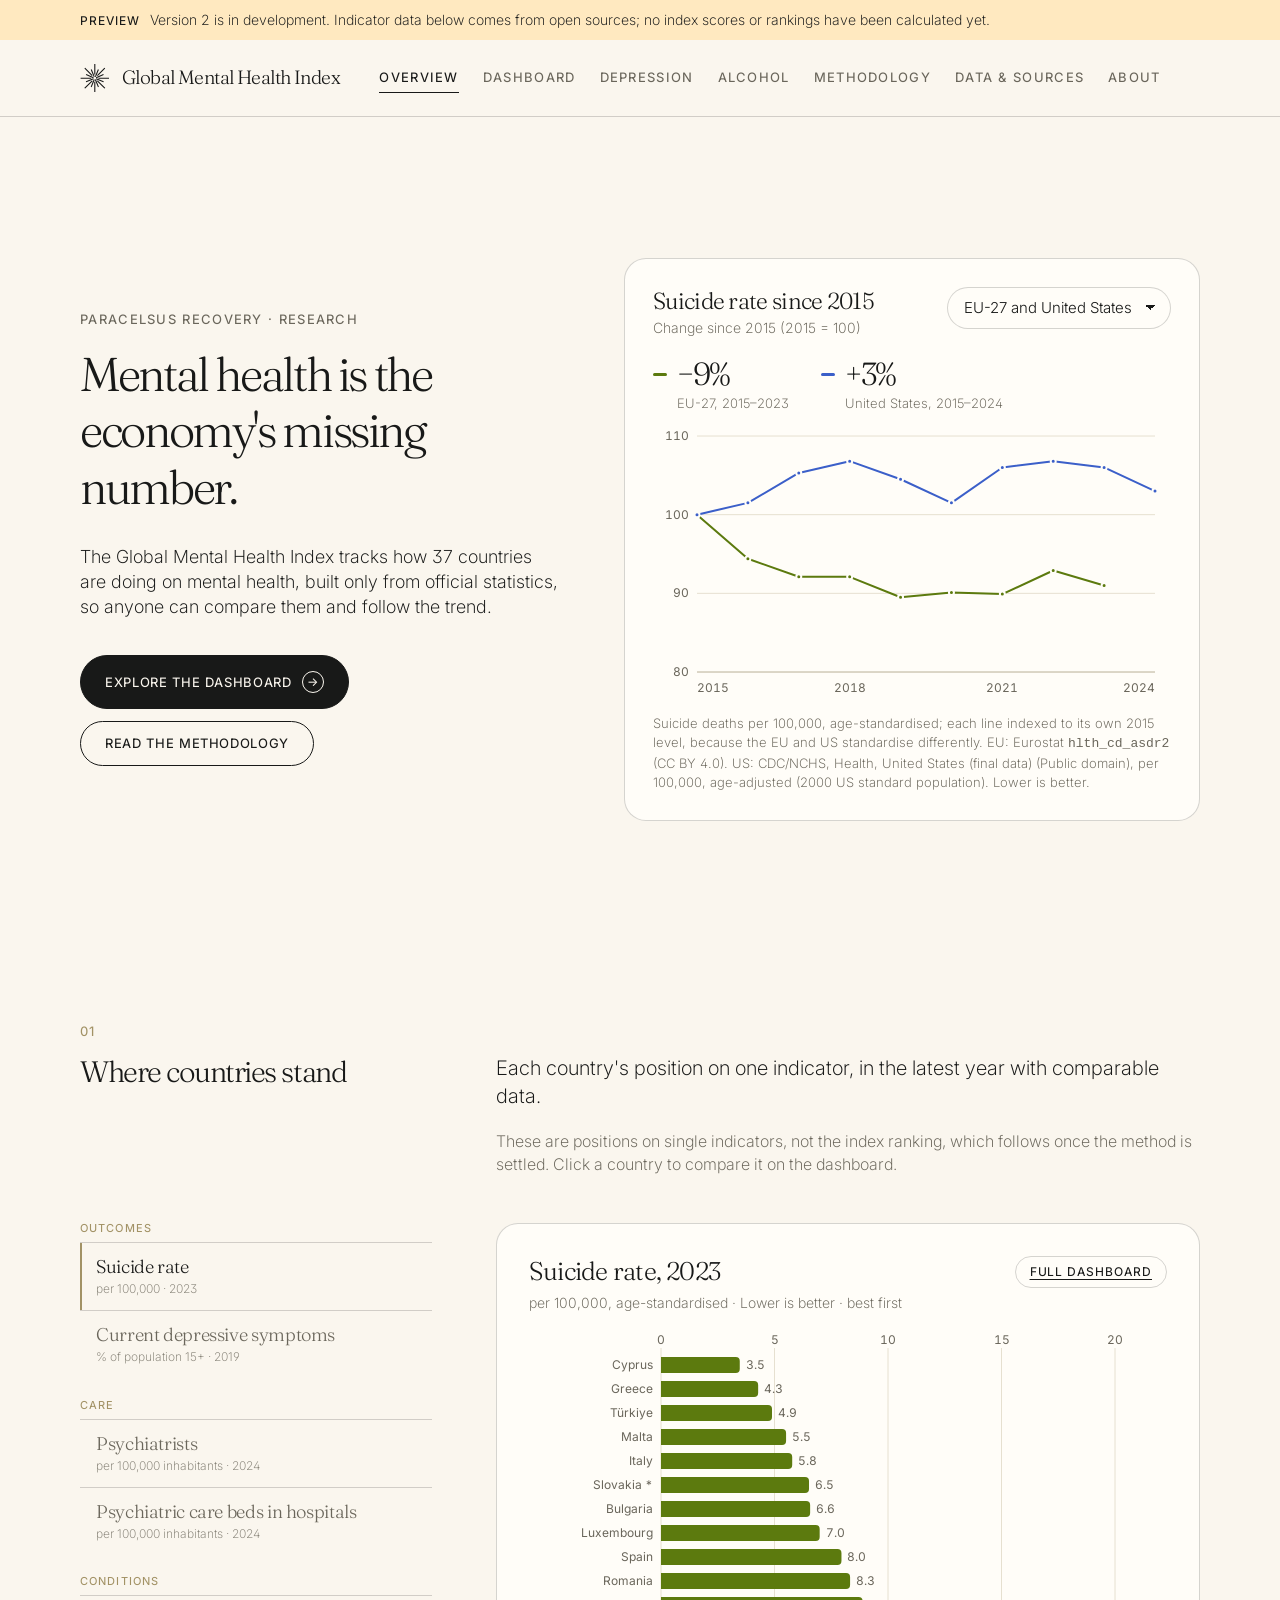
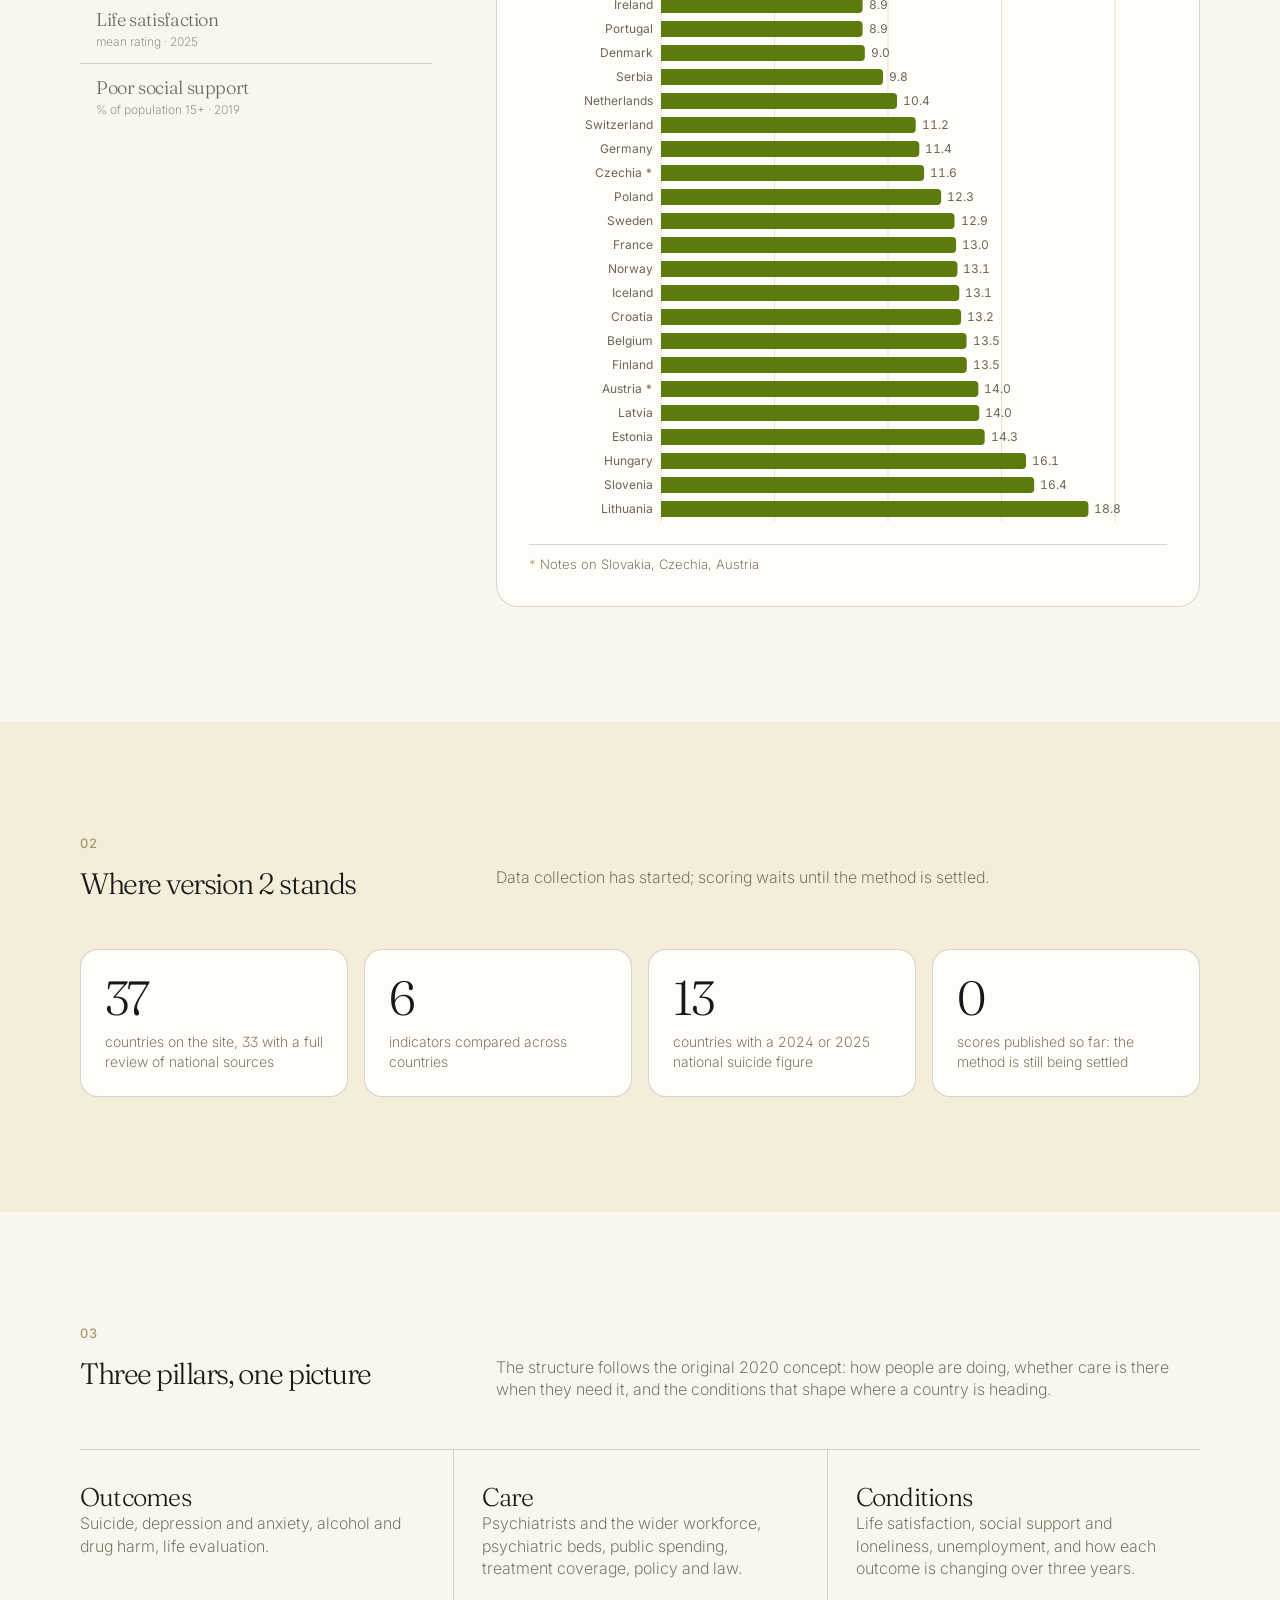
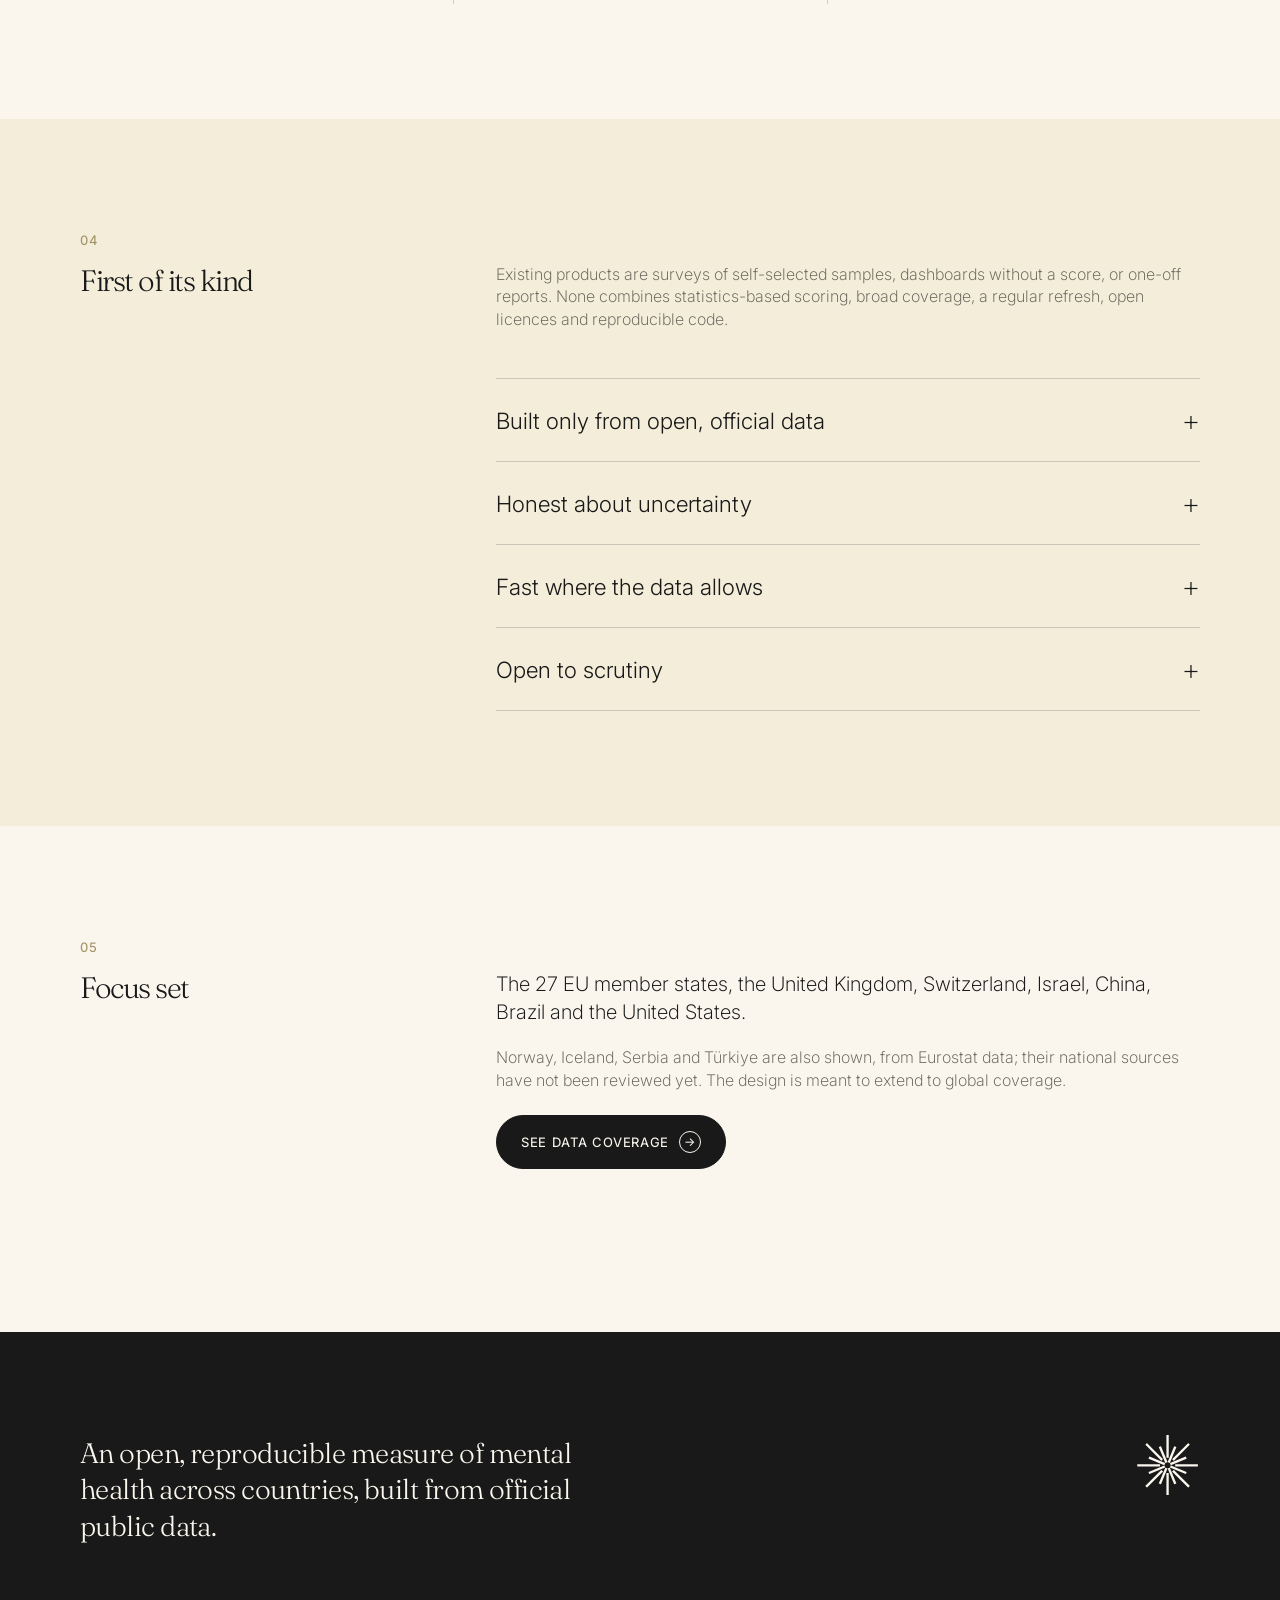
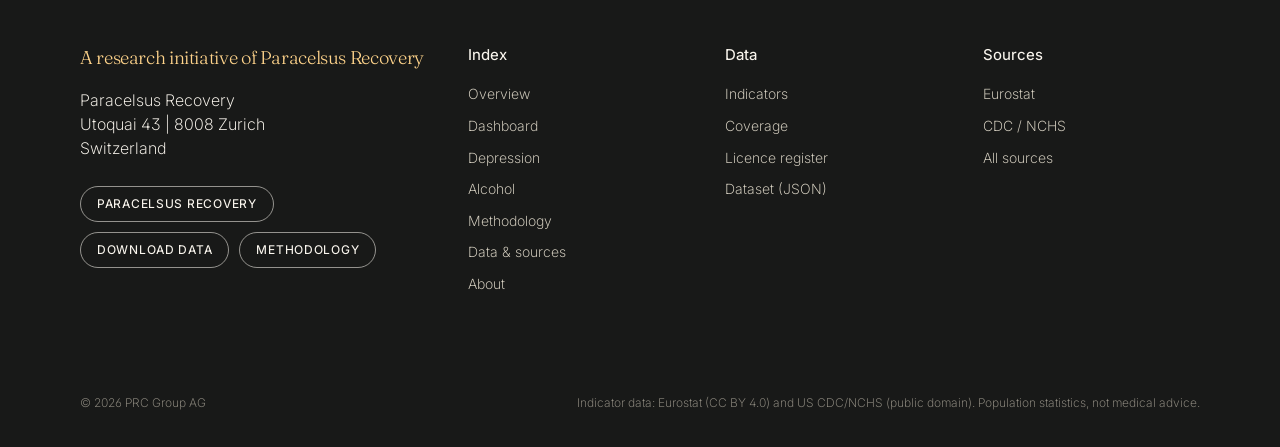
<file: index.html>
<!doctype html>
<html lang="en-GB">
<head>
<meta charset="utf-8">
<meta name="viewport" content="width=device-width, initial-scale=1, viewport-fit=cover">
<title>Global Mental Health Index</title>
<meta name="description" content="An open, reproducible index of mental health across countries, built from free and credible public data. A research initiative of Paracelsus Recovery.">
<link rel="canonical" href="https://mentalgdp.org/">
<meta property="og:type" content="website">
<meta property="og:site_name" content="Global Mental Health Index">
<meta property="og:title" content="Global Mental Health Index: mental health is the economy's missing number">
<meta property="og:description" content="An open, reproducible index of mental health across countries, built from free and credible public data. A research initiative of Paracelsus Recovery.">
<meta property="og:url" content="https://mentalgdp.org/">
<meta property="og:image" content="https://mentalgdp.org/assets/og.png">
<meta property="og:image:width" content="1200">
<meta property="og:image:height" content="630">
<meta property="og:image:alt" content="Global Mental Health Index: mental health is the economy's missing number. mentalgdp.org">
<meta name="twitter:card" content="summary_large_image">
<link rel="icon" href="assets/brand/paracelsus-mark.svg" type="image/svg+xml">
<link rel="preconnect" href="https://fonts.googleapis.com"><link rel="preconnect" href="https://fonts.gstatic.com" crossorigin>
<link href="https://fonts.googleapis.com/css2?family=Fraunces:opsz,wght@9..144,300;9..144,400&family=Inter:wght@200..500&display=swap" rel="stylesheet">
<link rel="stylesheet" href="assets/css/site.css">
</head>
<body>
<div id="site-header"></div>

<main>
  <section class="hero hero-home">
    <div class="wrap">
      <div class="hero-copy">
        <p class="eyebrow">Paracelsus Recovery · Research</p>
        <h1>Mental health is the economy's missing number.</h1>
        <p class="lede">The Global Mental Health Index tracks how <span id="n-countries">37</span> countries are doing on mental health, built only from official statistics, so anyone can compare them and follow the trend.</p>
        <div class="actions">
          <a class="btn" href="dashboard.html">Explore the dashboard <span class="arrow">→</span></a>
          <a class="btn ghost" href="methodology.html">Read the methodology</a>
        </div>
      </div>
      <figure class="trend-card" aria-labelledby="trend-title">
        <div class="trend-head">
          <div>
            <h2 id="trend-title">Suicide rate since 2015</h2>
            <p class="muted small" id="trend-sub">Change since 2015 (2015 = 100)</p>
          </div>
          <select id="trend-pick" aria-label="Choose what to compare"></select>
        </div>
        <div class="trend-stats" id="trend-stats"></div>
        <div class="chart" id="trend-chart"></div>
        <figcaption class="source-line" id="trend-source"></figcaption>
      </figure>
    </div>
  </section>

  <section>
    <div class="wrap">
      <div class="section-head">
        <header class="side"><span class="num">01</span><h2>Where countries stand</h2></header>
        <div class="main">
          <p class="intro">Each country's position on one indicator, in the latest year with comparable data.</p>
          <p>These are positions on single indicators, not the index ranking, which follows once the method is settled. Click a country to compare it on the dashboard.</p>

        </div>
      </div>
      <div class="positions">
        <div class="ind-tabs" id="pos-tabs" role="tablist" aria-label="Indicator"></div>
        <div class="panel"><div class="panel-head"><div><h3 id="pos-title">–</h3><div class="muted small" id="pos-sub"></div></div><a class="toggle" id="pos-link" href="dashboard.html">Full dashboard</a></div><div class="chart" id="pos-chart"></div><div id="pos-notes"></div></div>
      </div>
    </div>
  </section>

  <section class="band">
    <div class="wrap">
      <div class="section-head">
        <header class="side"><span class="num">02</span><h2>Where version 2 stands</h2></header>
        <div class="main"><p>Data collection has started; scoring waits until the method is settled.</p></div>
      </div>
      <div class="stats" id="stats" aria-live="polite">
        <div class="stat"><span class="v">–</span><span class="l">countries on the site, 33 with a full review of national sources</span></div>
        <div class="stat"><span class="v">–</span><span class="l">indicators compared across countries</span></div>
        <div class="stat"><span class="v">–</span><span class="l">countries with a 2024 or 2025 national suicide figure</span></div>
        <div class="stat"><span class="v">0</span><span class="l">scores published so far: the method is still being settled</span></div>
      </div>
    </div>
  </section>

  <section>
    <div class="wrap">
      <div class="section-head">
        <header class="side"><span class="num">03</span><h2>Three pillars, one picture</h2></header>
        <div class="main"><p>The structure follows the original 2020 concept: how people are doing, whether care is there when they need it, and the conditions that shape where a country is heading.</p></div>
      </div>
      <div class="grid-3">
        <div><h3>Outcomes</h3><p class="muted">Suicide, depression and anxiety, alcohol and drug harm, life evaluation.</p></div>
        <div><h3>Care</h3><p class="muted">Psychiatrists and the wider workforce, psychiatric beds, public spending, treatment coverage, policy and law.</p></div>
        <div><h3>Conditions</h3><p class="muted">Life satisfaction, social support and loneliness, unemployment, and how each outcome is changing over three years.</p></div>
      </div>
    </div>
  </section>

  <section class="band">
    <div class="wrap">
      <div class="section-head">
        <header class="side"><span class="num">04</span><h2>First of its kind</h2></header>
        <div class="main"><p>Existing products are surveys of self-selected samples, dashboards without a score, or one-off reports. None combines statistics-based scoring, broad coverage, a regular refresh, open licences and reproducible code.</p></div>
      </div>
      <div class="offset">
      <div class="rows">
        <details class="row"><summary>Built only from open, official data</summary><div class="body"><p>Every number is pulled by script from a public API and stored untouched, so any figure can be traced back to its source file. Sources whose licences do not allow reuse are left out until permission is in place.</p></div></details>
        <details class="row"><summary>Honest about uncertainty</summary><div class="body"><p>When scores are published, each country will carry a rank interval from a sensitivity analysis, not a single position. Gaps and imputed values are flagged.</p></div></details>
        <details class="row"><summary>Fast where the data allows</summary><div class="body"><p>Most inputs are annual and two to three years old. A quarterly pulse tracks the few series that move within the year, currently England and the United States.</p></div></details>
        <details class="row"><summary>Open to scrutiny</summary><div class="body"><p>Method, code and changelog are versioned. An external statistical audit before the first ranking is part of the proposed design. See <a href="about.html#independence">independence</a>.</p></div></details>
      </div>
      </div>
    </div>
  </section>

  <section>
    <div class="wrap">
      <div class="section-head">
        <header class="side"><span class="num">05</span><h2>Focus set</h2></header>
        <div class="main">
          <p class="intro">The 27 EU member states, the United Kingdom, Switzerland, Israel, China, Brazil and the United States.</p>
          <p>Norway, Iceland, Serbia and Türkiye are also shown, from Eurostat data; their national sources have not been reviewed yet. The design is meant to extend to global coverage.</p>
          <p style="margin-top:24px"><a class="btn" href="data.html#coverage">See data coverage <span class="arrow">→</span></a></p>
        </div>
      </div>
    </div>
  </section>
</main>

<div id="site-footer"></div>
<script src="assets/js/layout.js"></script>
<script src="assets/js/charts.js"></script>
<script src="assets/js/overview.js"></script>
<script>
fetch("data/site.json").then(r => r.json()).then(d => {
  const v = document.querySelectorAll("#stats .v");
  v[0].textContent = d.jurisdictions.length;
  v[1].textContent = d.indicators.length;
  v[2].textContent = (d.national || []).filter(r => +r.year >= 2024).length + 1;  // + United States (CDC final data)
}).catch(() => {});
</script>
</body>
</html>
</file>
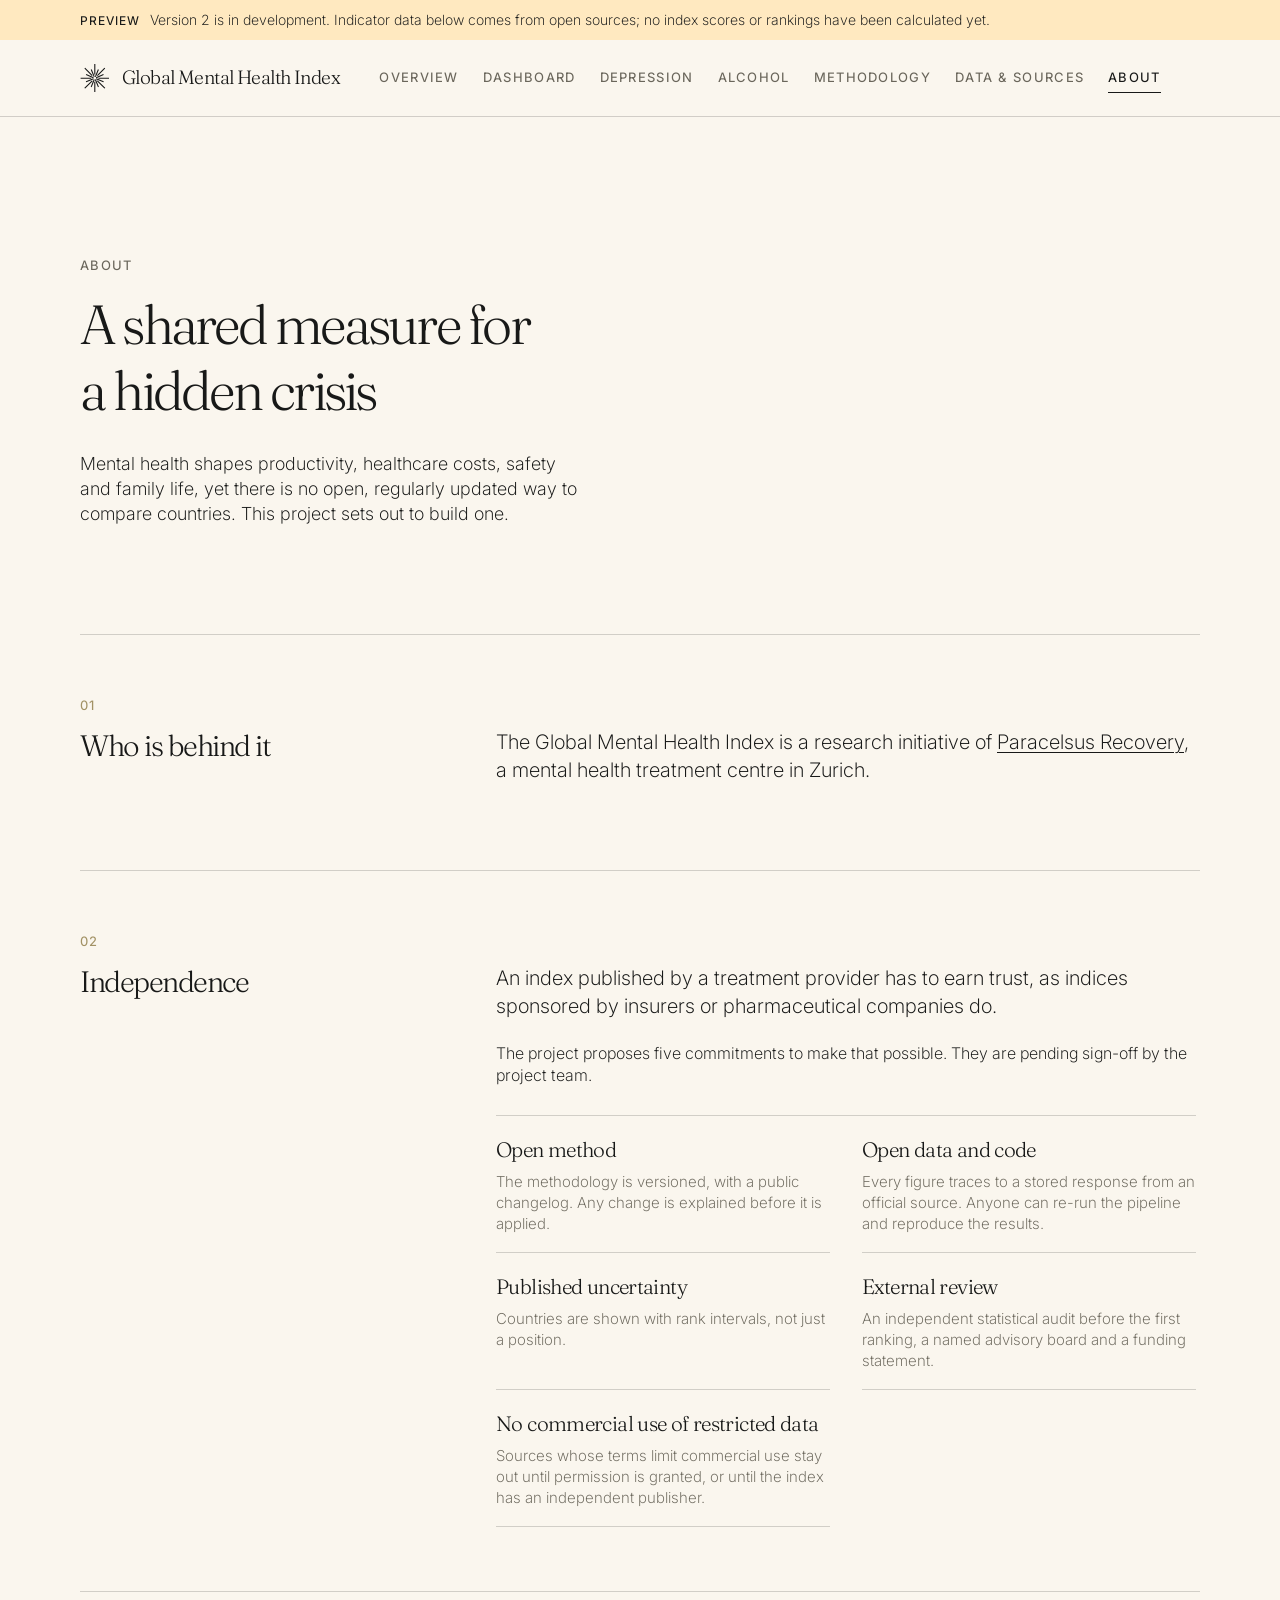
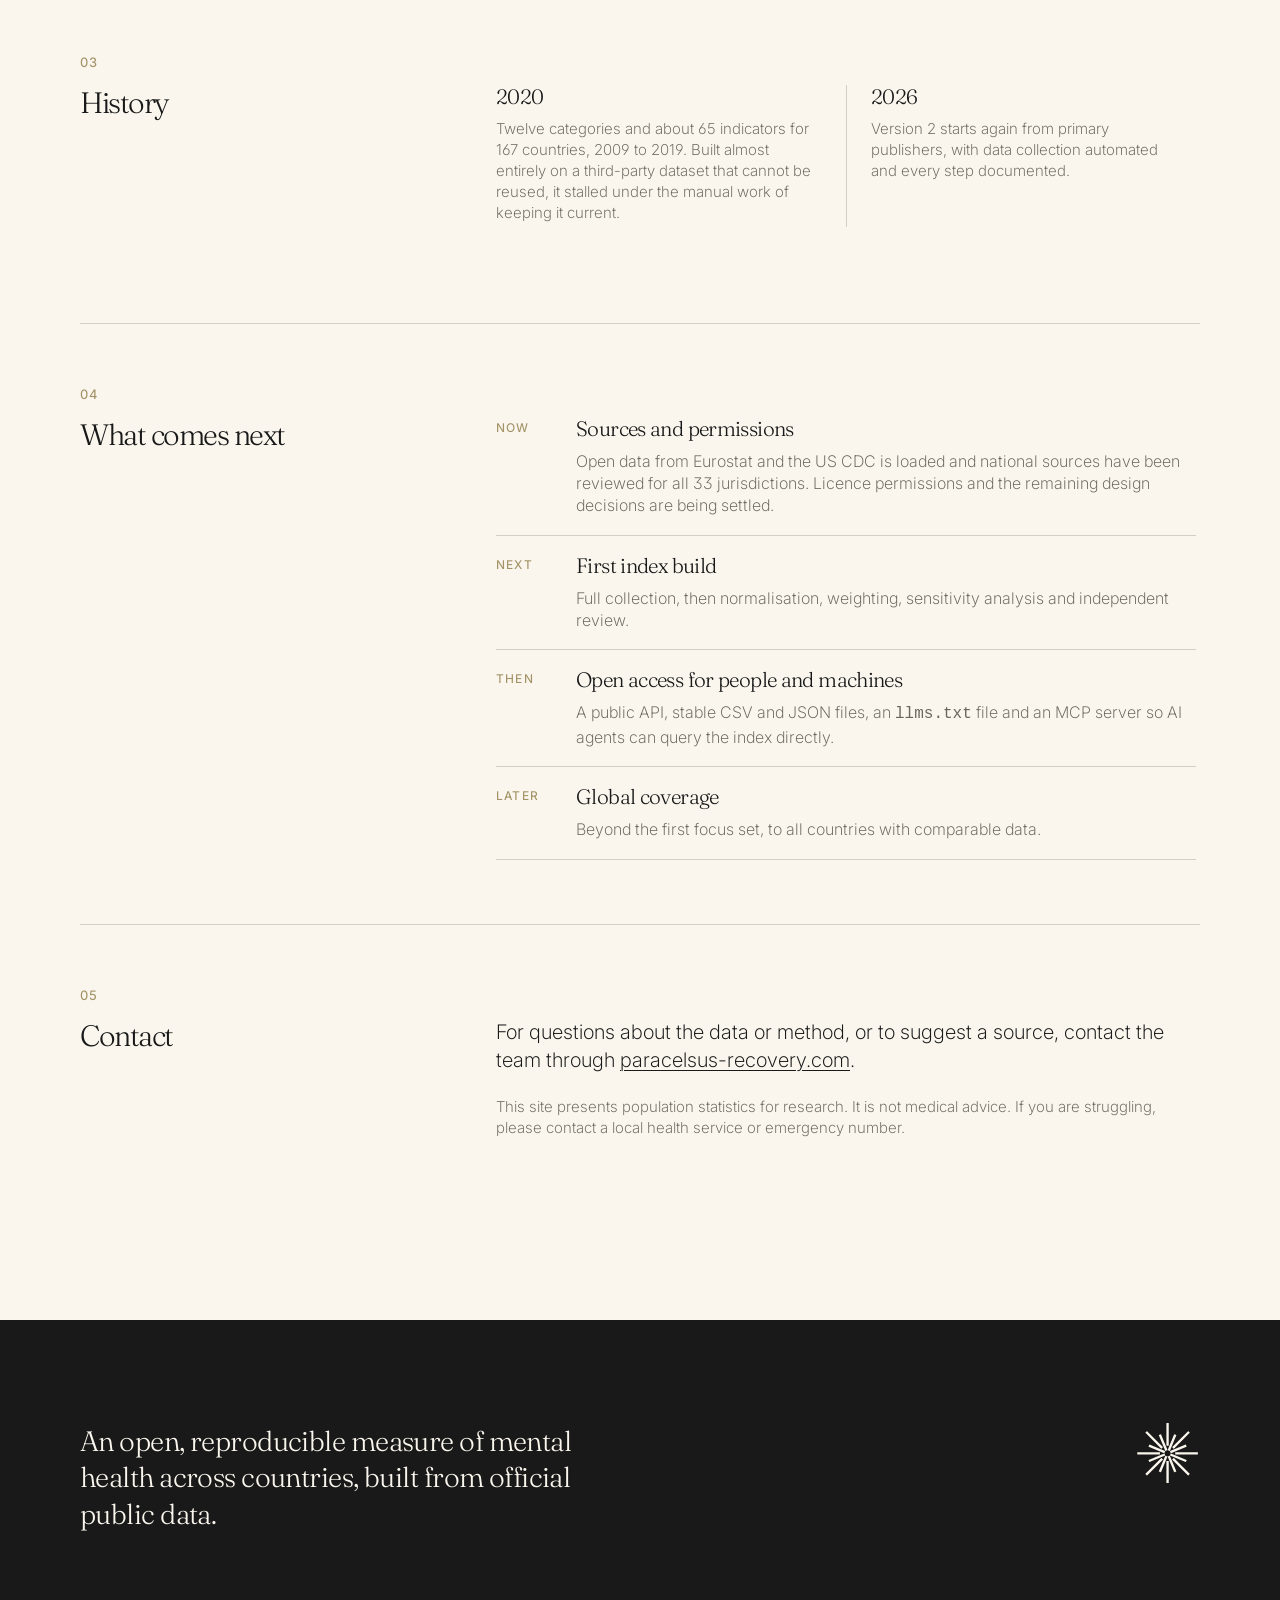
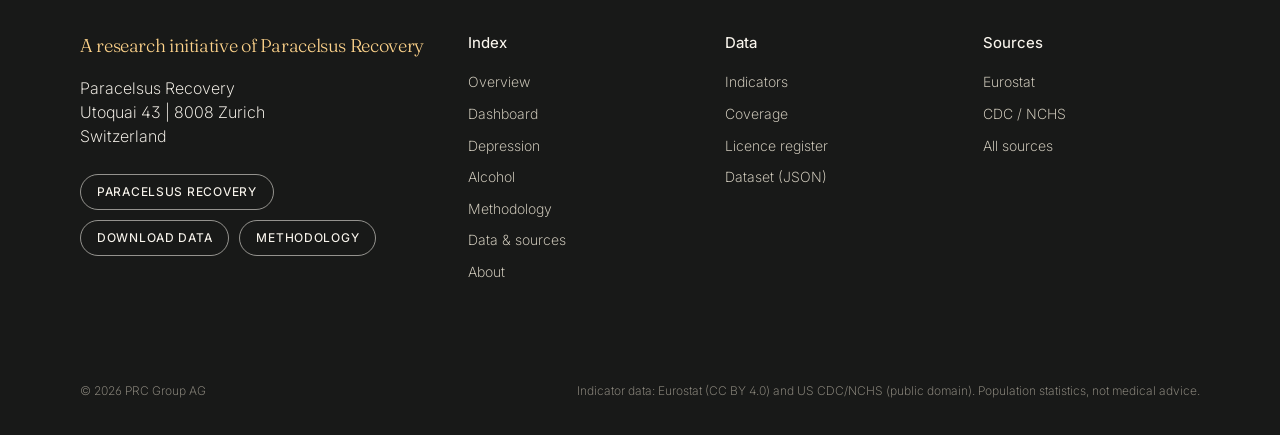
<file: about.html>
<!doctype html>
<html lang="en-GB">
<head>
<meta charset="utf-8">
<meta name="viewport" content="width=device-width, initial-scale=1, viewport-fit=cover">
<title>About · Global Mental Health Index</title>
<meta name="description" content="Why the Global Mental Health Index exists, its history since 2020, how its independence is protected, and what comes next.">
<link rel="canonical" href="https://mentalgdp.org/about.html">
<meta property="og:type" content="website">
<meta property="og:site_name" content="Global Mental Health Index">
<meta property="og:title" content="About · Global Mental Health Index">
<meta property="og:description" content="Why the Global Mental Health Index exists, its history since 2020, how its independence is protected, and what comes next.">
<meta property="og:url" content="https://mentalgdp.org/about.html">
<meta property="og:image" content="https://mentalgdp.org/assets/og.png">
<meta property="og:image:width" content="1200">
<meta property="og:image:height" content="630">
<meta property="og:image:alt" content="Global Mental Health Index: mental health is the economy's missing number. mentalgdp.org">
<meta name="twitter:card" content="summary_large_image">
<link rel="icon" href="assets/brand/paracelsus-mark.svg" type="image/svg+xml">
<link rel="preconnect" href="https://fonts.googleapis.com"><link rel="preconnect" href="https://fonts.gstatic.com" crossorigin>
<link href="https://fonts.googleapis.com/css2?family=Fraunces:opsz,wght@9..144,300;9..144,400&family=Inter:wght@200..500&display=swap" rel="stylesheet">
<link rel="stylesheet" href="assets/css/site.css">
</head>
<body>
<div id="site-header"></div>

<main>
  <section class="hero">
    <div class="wrap">
      <p class="eyebrow">About</p>
      <h1 style="max-width:14ch">A shared measure for a hidden crisis</h1>
      <p class="lede">Mental health shapes productivity, healthcare costs, safety and family life, yet there is no open, regularly updated way to compare countries. This project sets out to build one.</p>
    </div>
  </section>

  <div class="wrap doc">
    <section class="doc-sec" id="who">
      <header class="side"><span class="num">01</span><h2>Who is behind it</h2></header>
      <div class="main">
        <p class="intro">The Global Mental Health Index is a research initiative of <a href="https://paracelsus-recovery.com/">Paracelsus Recovery</a>, a mental health treatment centre in Zurich.</p>
      </div>
    </section>

    <section class="doc-sec" id="independence">
      <header class="side"><span class="num">02</span><h2>Independence</h2></header>
      <div class="main">
        <p class="intro">An index published by a treatment provider has to earn trust, as indices sponsored by insurers or pharmaceutical companies do.</p>
        <p>The project proposes five commitments to make that possible. They are pending sign-off by the project team.</p>
        <div class="grid-2">
          <div><h3>Open method</h3><p>The methodology is versioned, with a public changelog. Any change is explained before it is applied.</p></div>
          <div><h3>Open data and code</h3><p>Every figure traces to a stored response from an official source. Anyone can re-run the pipeline and reproduce the results.</p></div>
          <div><h3>Published uncertainty</h3><p>Countries are shown with rank intervals, not just a position.</p></div>
          <div><h3>External review</h3><p>An independent statistical audit before the first ranking, a named advisory board and a funding statement.</p></div>
          <div><h3>No commercial use of restricted data</h3><p>Sources whose terms limit commercial use stay out until permission is granted, or until the index has an independent publisher.</p></div>
        </div>
      </div>
    </section>

    <section class="doc-sec" id="history">
      <header class="side"><span class="num">03</span><h2>History</h2></header>
      <div class="main">
        <div class="duo">
          <div><h3>2020</h3><p>Twelve categories and about 65 indicators for 167 countries, 2009 to 2019. Built almost entirely on a third-party dataset that cannot be reused, it stalled under the manual work of keeping it current.</p></div>
          <div><h3>2026</h3><p>Version 2 starts again from primary publishers, with data collection automated and every step documented.</p></div>
        </div>
      </div>
    </section>

    <section class="doc-sec" id="next">
      <header class="side"><span class="num">04</span><h2>What comes next</h2></header>
      <div class="main">
        <ol class="steps phases">
          <li data-label="Now"><h3>Sources and permissions</h3><p>Open data from Eurostat and the US CDC is loaded and national sources have been reviewed for all 33 jurisdictions. Licence permissions and the remaining design decisions are being settled.</p></li>
          <li data-label="Next"><h3>First index build</h3><p>Full collection, then normalisation, weighting, sensitivity analysis and independent review.</p></li>
          <li data-label="Then"><h3>Open access for people and machines</h3><p>A public API, stable CSV and JSON files, an <code>llms.txt</code> file and an MCP server so AI agents can query the index directly.</p></li>
          <li data-label="Later"><h3>Global coverage</h3><p>Beyond the first focus set, to all countries with comparable data.</p></li>
        </ol>
      </div>
    </section>

    <section class="doc-sec" id="contact">
      <header class="side"><span class="num">05</span><h2>Contact</h2></header>
      <div class="main">
        <p class="intro">For questions about the data or method, or to suggest a source, contact the team through <a href="https://paracelsus-recovery.com/">paracelsus-recovery.com</a>.</p>
        <p class="default">This site presents population statistics for research. It is not medical advice. If you are struggling, please contact a local health service or emergency number.</p>
      </div>
    </section>
  </div>
</main>

<div id="site-footer"></div>
<script src="assets/js/layout.js"></script>
</body>
</html>
</file>
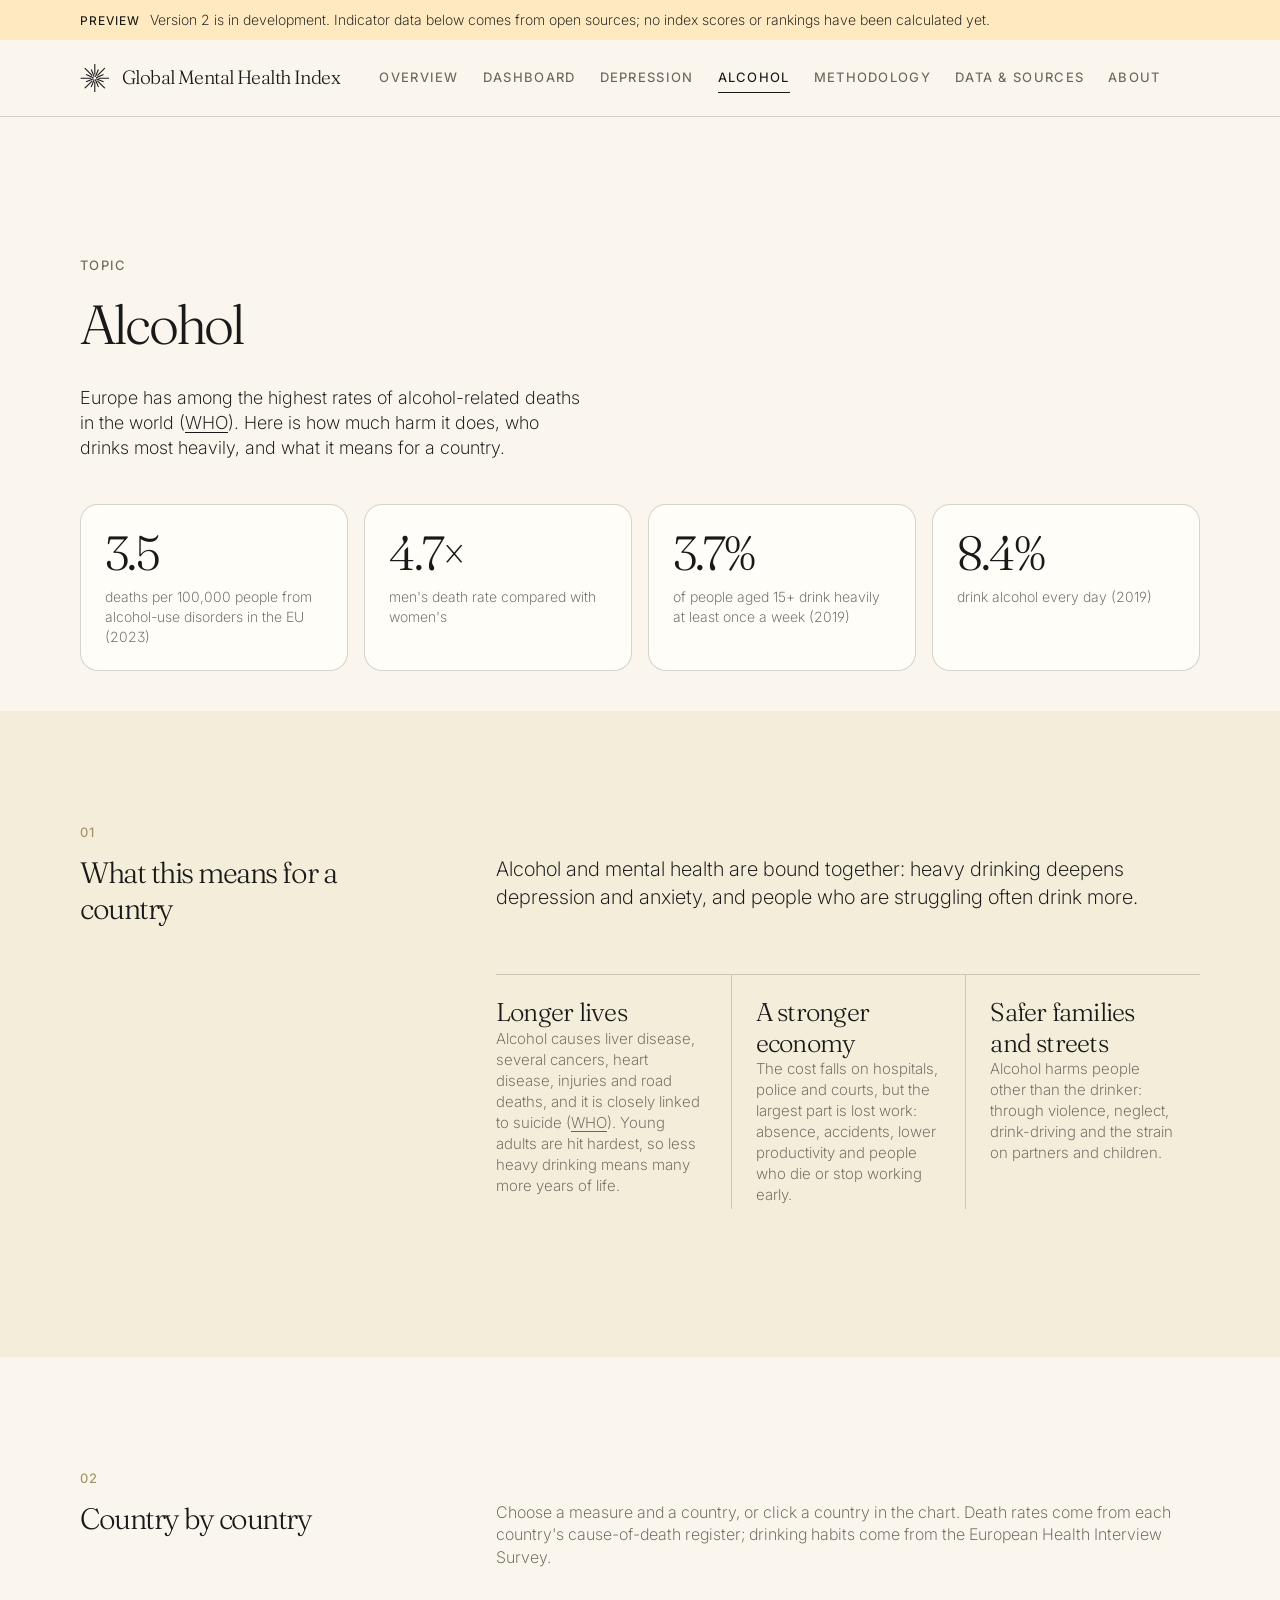
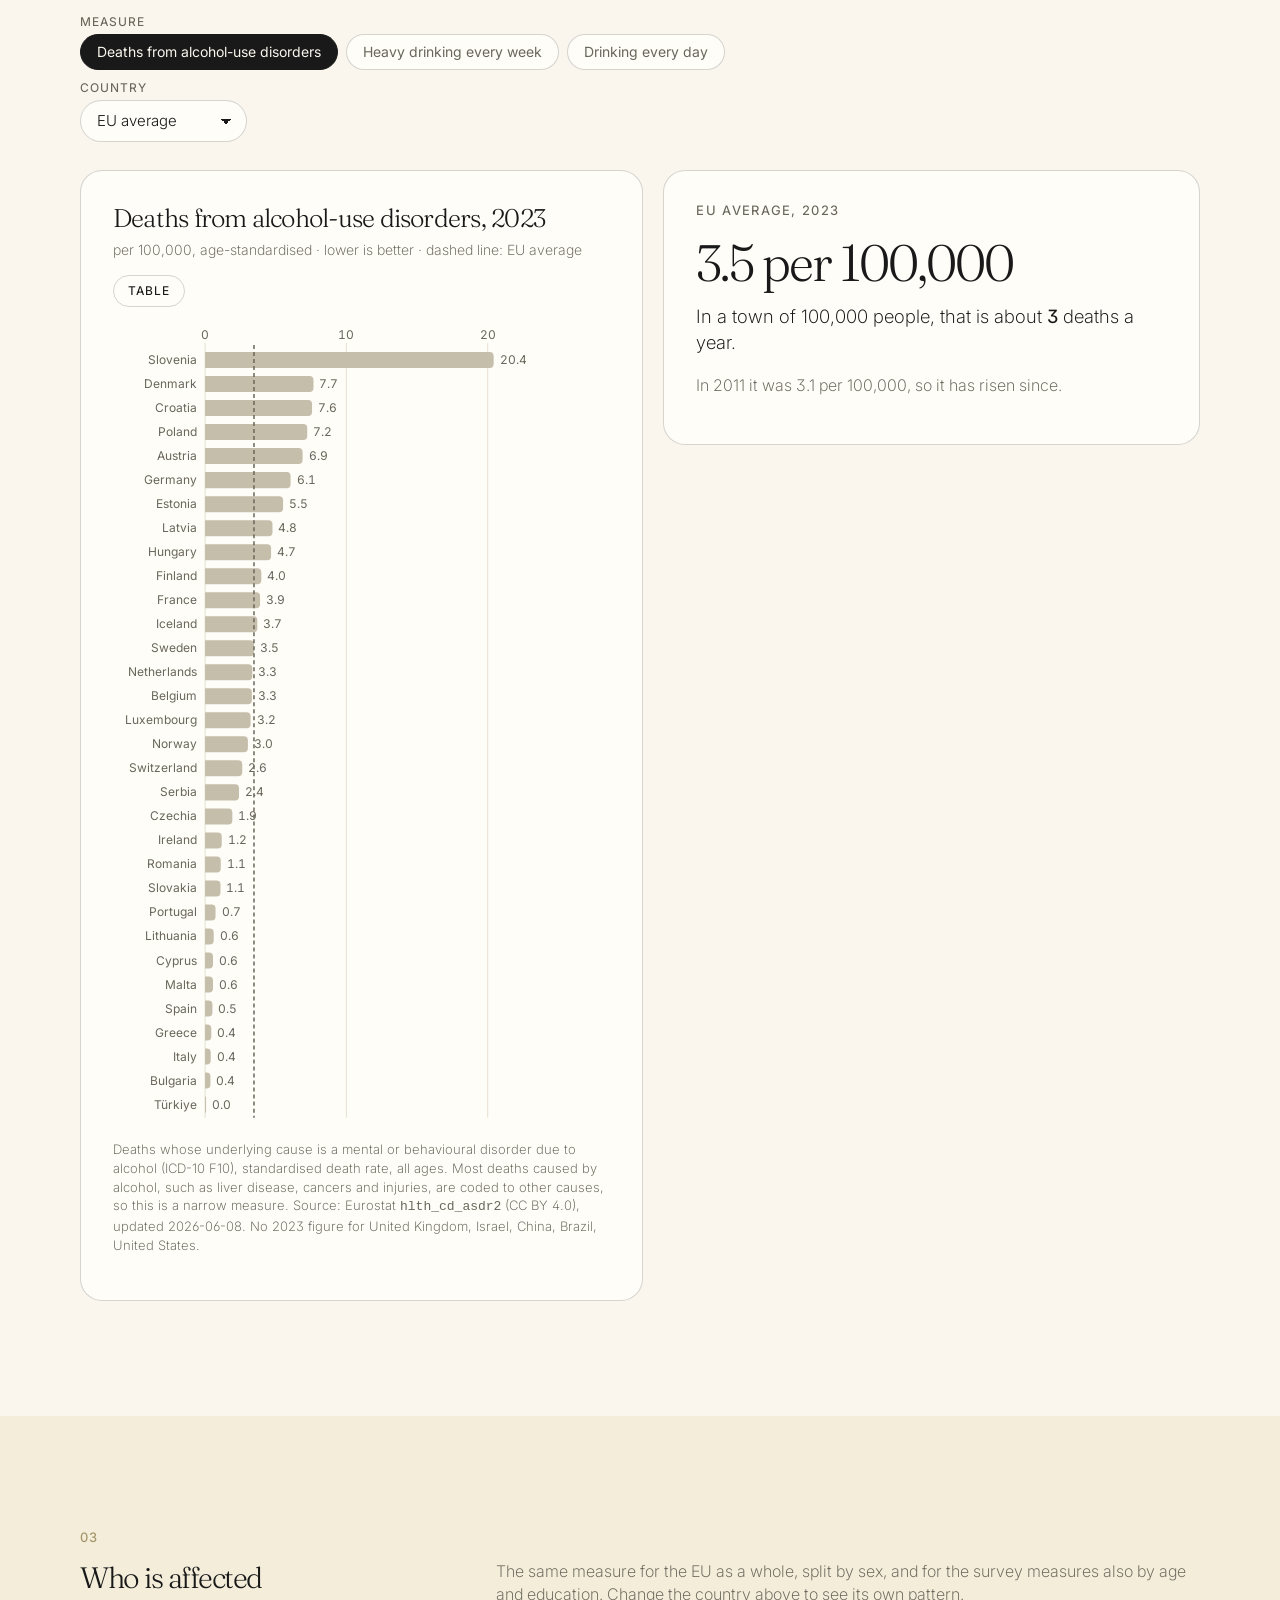
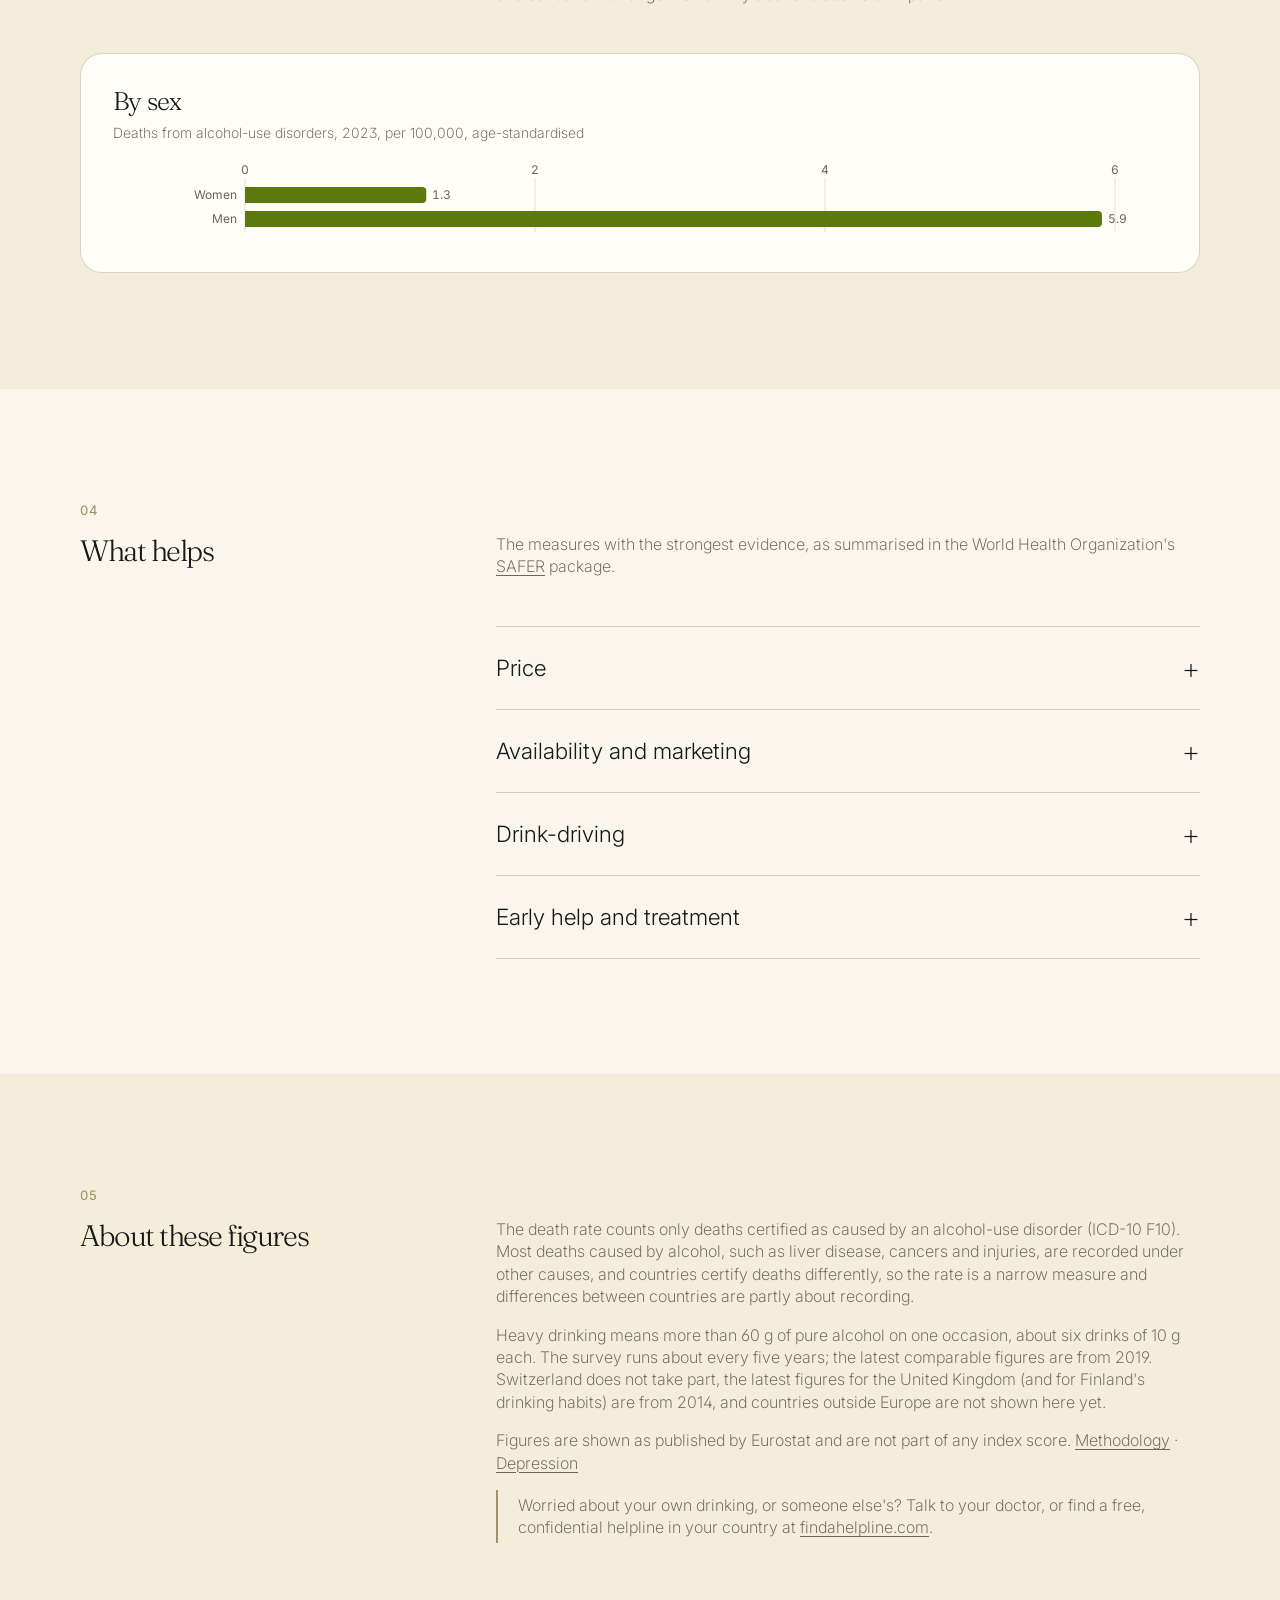
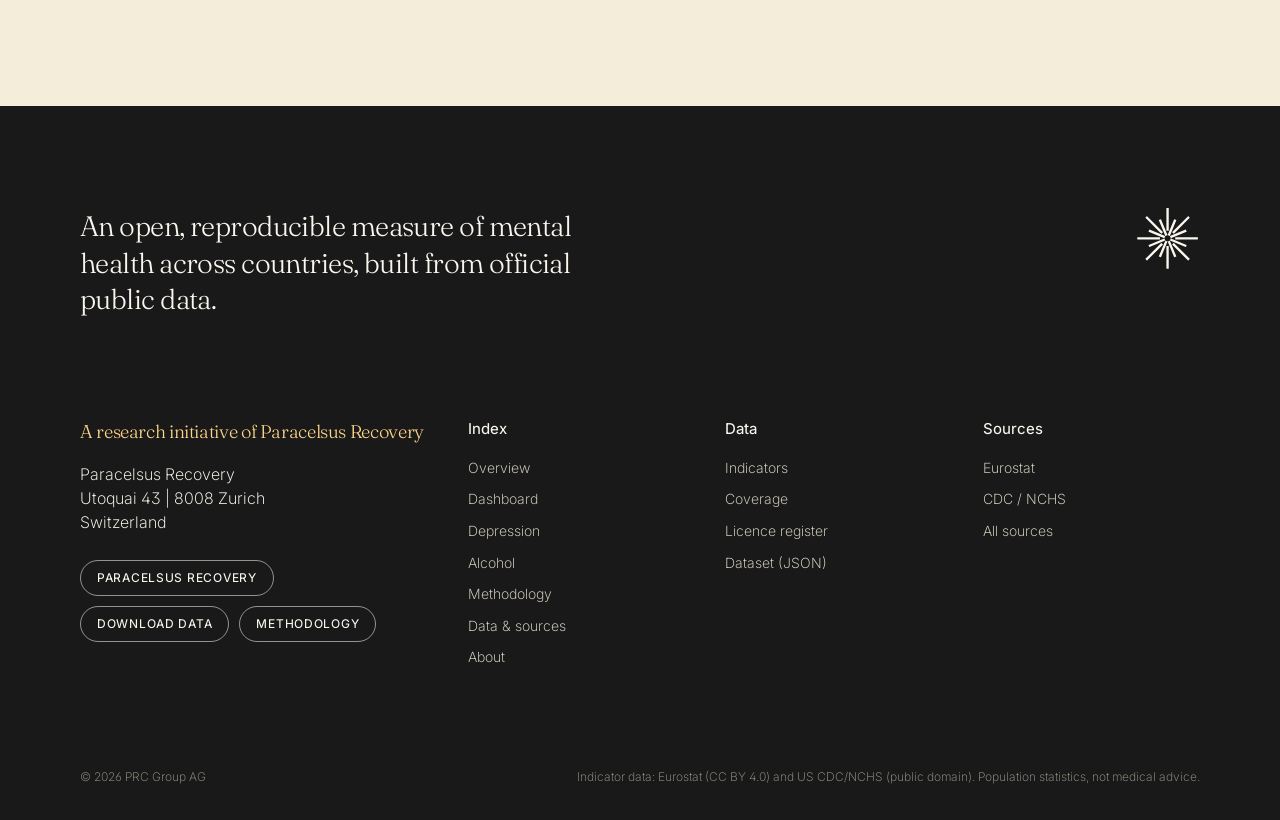
<file: alcohol.html>
<!doctype html>
<html lang="en-GB">
<head>
<meta charset="utf-8">
<meta name="viewport" content="width=device-width, initial-scale=1, viewport-fit=cover">
<title>Alcohol · Global Mental Health Index</title>
<meta name="description" content="How much harm alcohol does across Europe, who drinks most heavily, and what it means for a country, in plain language and official data.">
<link rel="canonical" href="https://mentalgdp.org/alcohol.html">
<meta property="og:type" content="website">
<meta property="og:site_name" content="Global Mental Health Index">
<meta property="og:title" content="Alcohol · Global Mental Health Index">
<meta property="og:description" content="How much harm alcohol does across Europe, who drinks most heavily, and what it means for a country, in plain language and official data.">
<meta property="og:url" content="https://mentalgdp.org/alcohol.html">
<meta property="og:image" content="https://mentalgdp.org/assets/og.png">
<meta property="og:image:width" content="1200">
<meta property="og:image:height" content="630">
<meta property="og:image:alt" content="Global Mental Health Index: mental health is the economy's missing number. mentalgdp.org">
<meta name="twitter:card" content="summary_large_image">
<link rel="icon" href="assets/brand/paracelsus-mark.svg" type="image/svg+xml">
<link rel="preconnect" href="https://fonts.googleapis.com"><link rel="preconnect" href="https://fonts.gstatic.com" crossorigin>
<link href="https://fonts.googleapis.com/css2?family=Fraunces:opsz,wght@9..144,300;9..144,400&family=Inter:wght@200..500&display=swap" rel="stylesheet">
<link rel="stylesheet" href="assets/css/site.css">
</head>
<body data-topic="alcohol">
<div id="site-header"></div>

<main>
  <section class="hero" style="padding-bottom:40px">
    <div class="wrap">
      <p class="eyebrow">Topic</p>
      <h1>Alcohol</h1>
      <p class="lede">Europe has among the highest rates of alcohol-related deaths in the world (<a href="https://www.who.int/news-room/fact-sheets/detail/alcohol" rel="noopener">WHO</a>). Here is how much harm it does, who drinks most heavily, and what it means for a country.</p>
      <div class="stats" id="tiles" style="margin-top:44px"></div>
    </div>
  </section>

  <section class="band">
    <div class="wrap">
      <div class="section-head">
        <header class="side"><span class="num">01</span><h2>What this means for a country</h2></header>
        <div class="main"><p class="intro">Alcohol and mental health are bound together: heavy drinking deepens depression and anxiety, and people who are struggling often drink more.</p></div>
      </div>
      <div class="offset"><div class="trio" style="margin-top:0">
        <div><h3>Longer lives</h3><p>Alcohol causes liver disease, several cancers, heart disease, injuries and road deaths, and it is closely linked to suicide (<a href="https://www.who.int/news-room/fact-sheets/detail/alcohol" rel="noopener">WHO</a>). Young adults are hit hardest, so less heavy drinking means many more years of life.</p></div>
        <div><h3>A stronger economy</h3><p>The cost falls on hospitals, police and courts, but the largest part is lost work: absence, accidents, lower productivity and people who die or stop working early.</p></div>
        <div><h3>Safer families and streets</h3><p>Alcohol harms people other than the drinker: through violence, neglect, drink-driving and the strain on partners and children.</p></div>
      </div></div>
    </div>
  </section>

  <section>
    <div class="wrap">
      <div class="section-head">
        <header class="side"><span class="num">02</span><h2>Country by country</h2></header>
        <div class="main"><p>Choose a measure and a country, or click a country in the chart. Death rates come from each country's cause-of-death register; drinking habits come from the European Health Interview Survey.</p></div>
      </div>
      <div class="controls">
        <div class="field field-wide"><span class="label">Measure</span><div class="ind-pills" id="measures" role="tablist" aria-label="Measure"></div></div>
        <div class="field"><label for="geo">Country</label><select id="geo"></select></div>
      </div>
      <div class="two-col">
        <div class="panel">
          <div class="panel-head"><div><h3 id="bar-title">–</h3><div class="muted small" id="bar-sub"></div></div><button class="toggle" id="view">Table</button></div>
          <div class="chart" id="bar"></div>
          <p class="source-line" id="bar-source"></p>
        </div>
        <div class="stack"><div class="panel topic-card" id="card"></div></div>
      </div>
    </div>
  </section>

  <section class="band">
    <div class="wrap">
      <div class="section-head">
        <header class="side"><span class="num">03</span><h2>Who is affected</h2></header>
        <div class="main"><p>The same measure for <span id="who-geo">the EU as a whole</span>, split by sex, and for the survey measures also by age and education. Change the country above to see its own pattern.</p></div>
      </div>
      <div class="who" id="who"></div>
    </div>
  </section>

  <section>
    <div class="wrap">
      <div class="section-head">
        <header class="side"><span class="num">04</span><h2>What helps</h2></header>
        <div class="main"><p>The measures with the strongest evidence, as summarised in the World Health Organization's <a href="https://www.who.int/initiatives/SAFER" rel="noopener">SAFER</a> package.</p></div>
      </div>
      <div class="offset"><div class="rows">
        <details class="row"><summary>Price</summary><div class="body"><p>Alcohol taxes and minimum prices reduce heavy drinking most, because the heaviest drinkers buy the cheapest alcohol.</p></div></details>
        <details class="row"><summary>Availability and marketing</summary><div class="body"><p>Limits on where, when and to whom alcohol is sold, and on advertising and sponsorship, lower how much people drink.</p></div></details>
        <details class="row"><summary>Drink-driving</summary><div class="body"><p>Low blood-alcohol limits with random breath testing prevent road deaths and injuries.</p></div></details>
        <details class="row"><summary>Early help and treatment</summary><div class="body"><p>A short conversation with a doctor or nurse about drinking helps many people cut down. Treatment for alcohol dependence works, and works better when depression or anxiety is treated at the same time.</p></div></details>
      </div></div>
    </div>
  </section>

  <section class="band">
    <div class="wrap">
      <div class="section-head">
        <header class="side"><span class="num">05</span><h2>About these figures</h2></header>
        <div class="main">
          <p>The death rate counts only deaths certified as caused by an alcohol-use disorder (ICD-10 F10). Most deaths caused by alcohol, such as liver disease, cancers and injuries, are recorded under other causes, and countries certify deaths differently, so the rate is a narrow measure and differences between countries are partly about recording.</p>
          <p>Heavy drinking means more than 60 g of pure alcohol on one occasion, about six drinks of 10 g each. The survey runs about every five years; the latest comparable figures are from 2019. Switzerland does not take part, the latest figures for the United Kingdom (and for Finland's drinking habits) are from 2014, and countries outside Europe are not shown here yet.</p>
          <p>Figures are shown as published by Eurostat and are not part of any index score. <a href="methodology.html">Methodology</a> · <a href="depression.html">Depression</a></p>
          <p class="callout">Worried about your own drinking, or someone else's? Talk to your doctor, or find a free, confidential helpline in your country at <a href="https://findahelpline.com/" rel="noopener">findahelpline.com</a>.</p>
        </div>
      </div>
    </div>
  </section>
</main>

<div id="site-footer"></div>
<script src="assets/js/layout.js"></script>
<script src="assets/js/charts.js"></script>
<script src="assets/js/topic.js"></script>
</body>
</html>
</file>
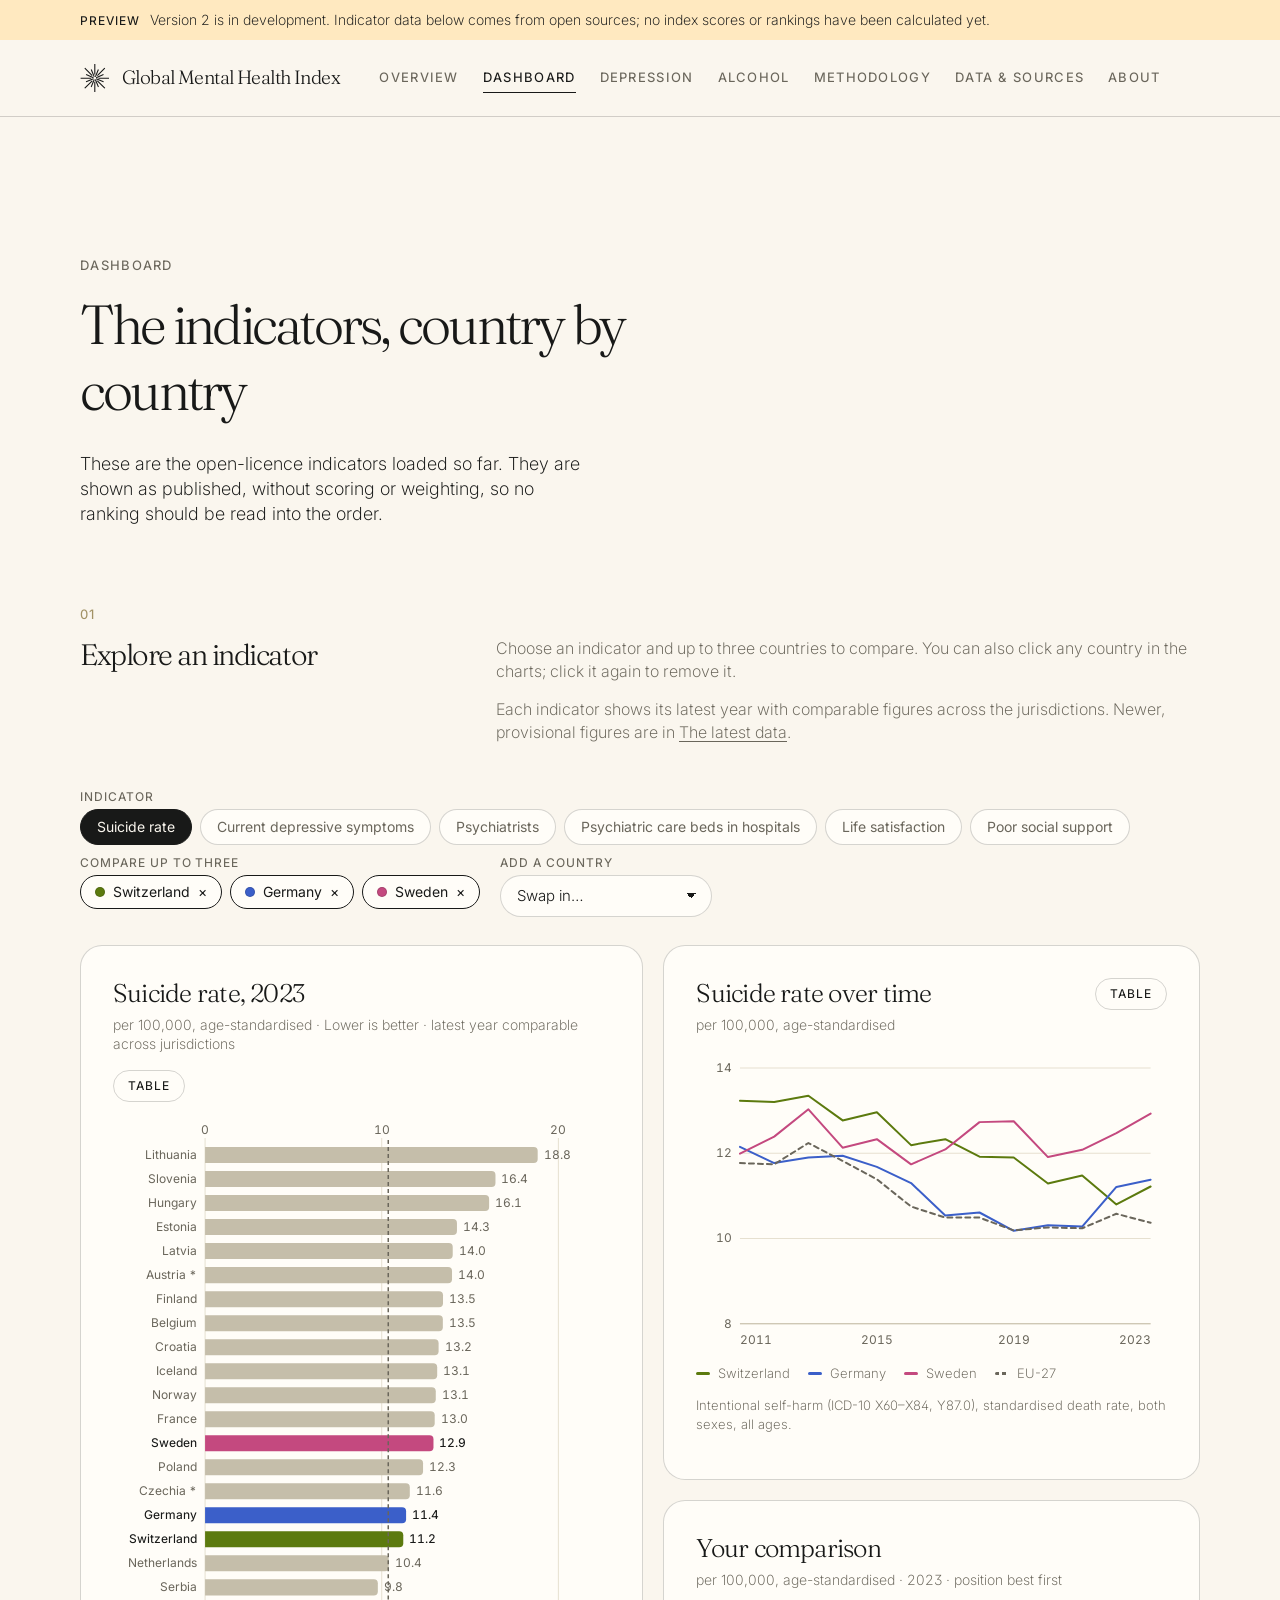
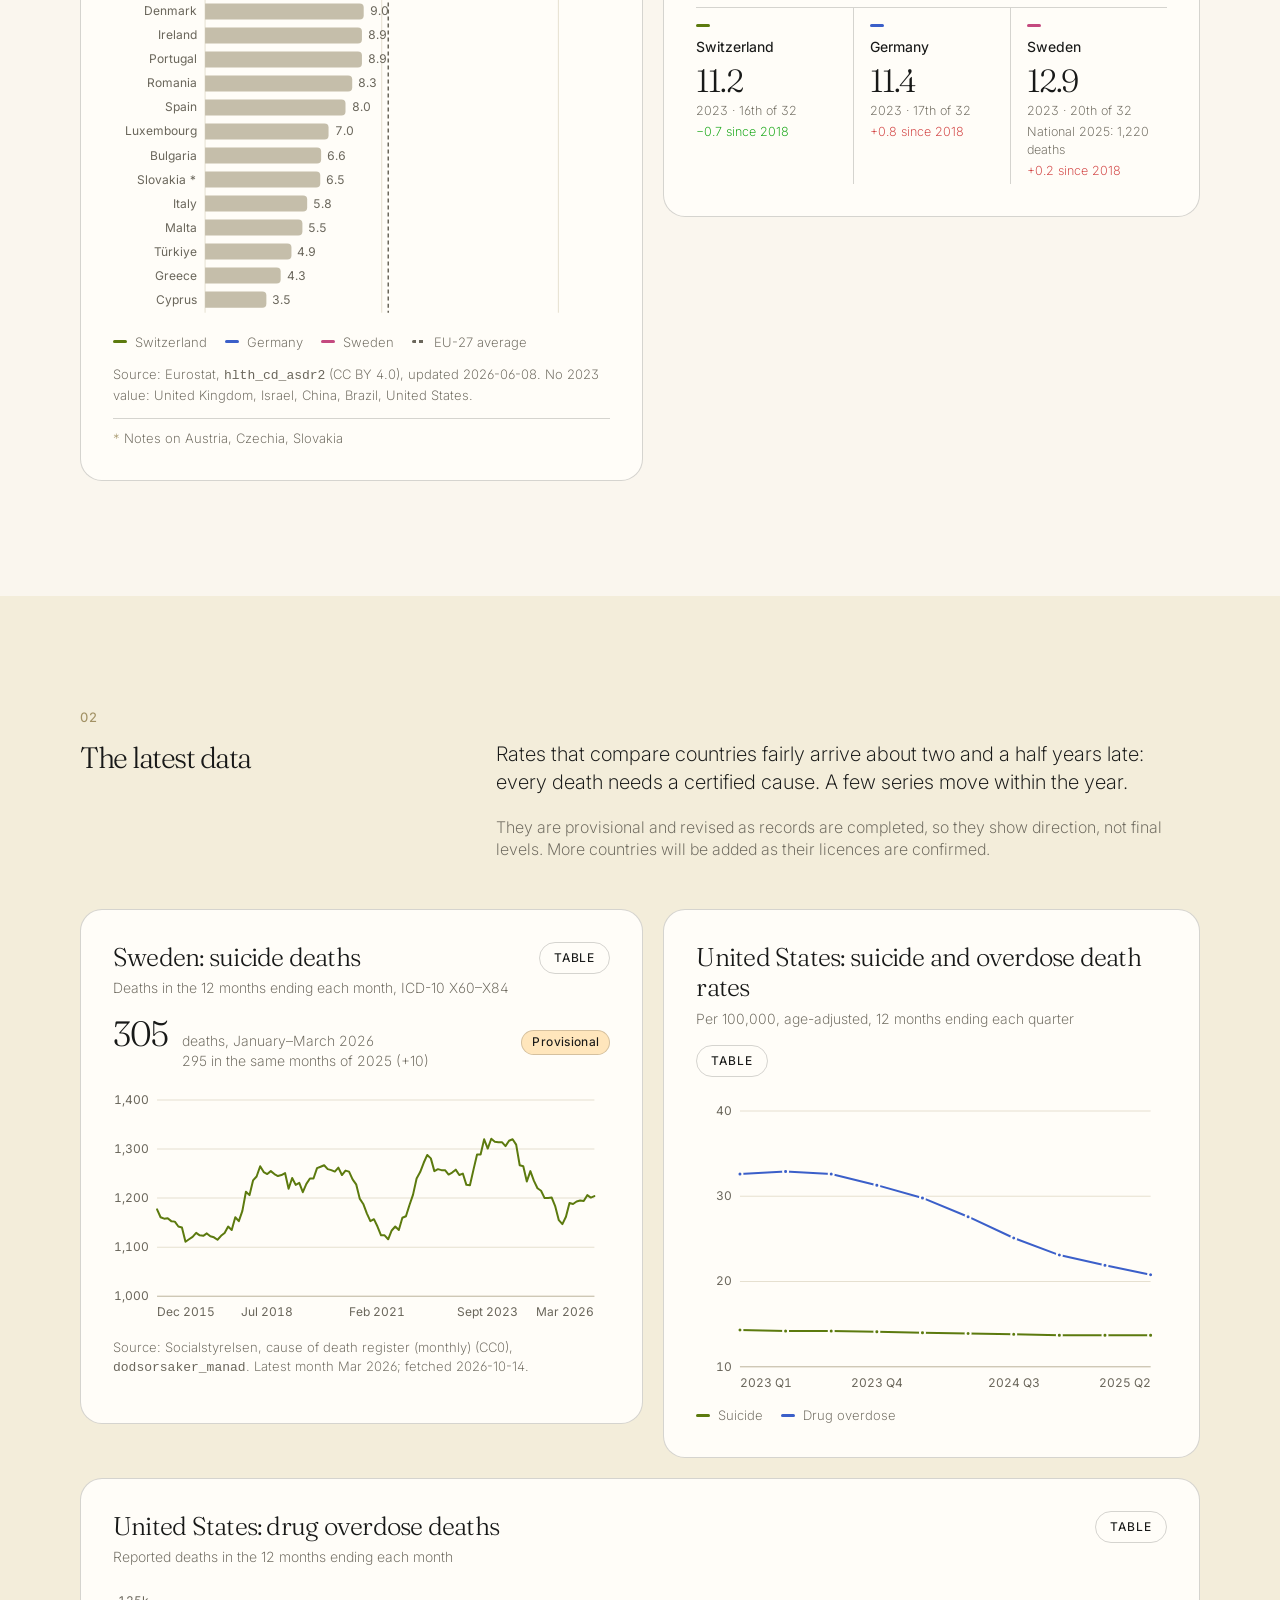
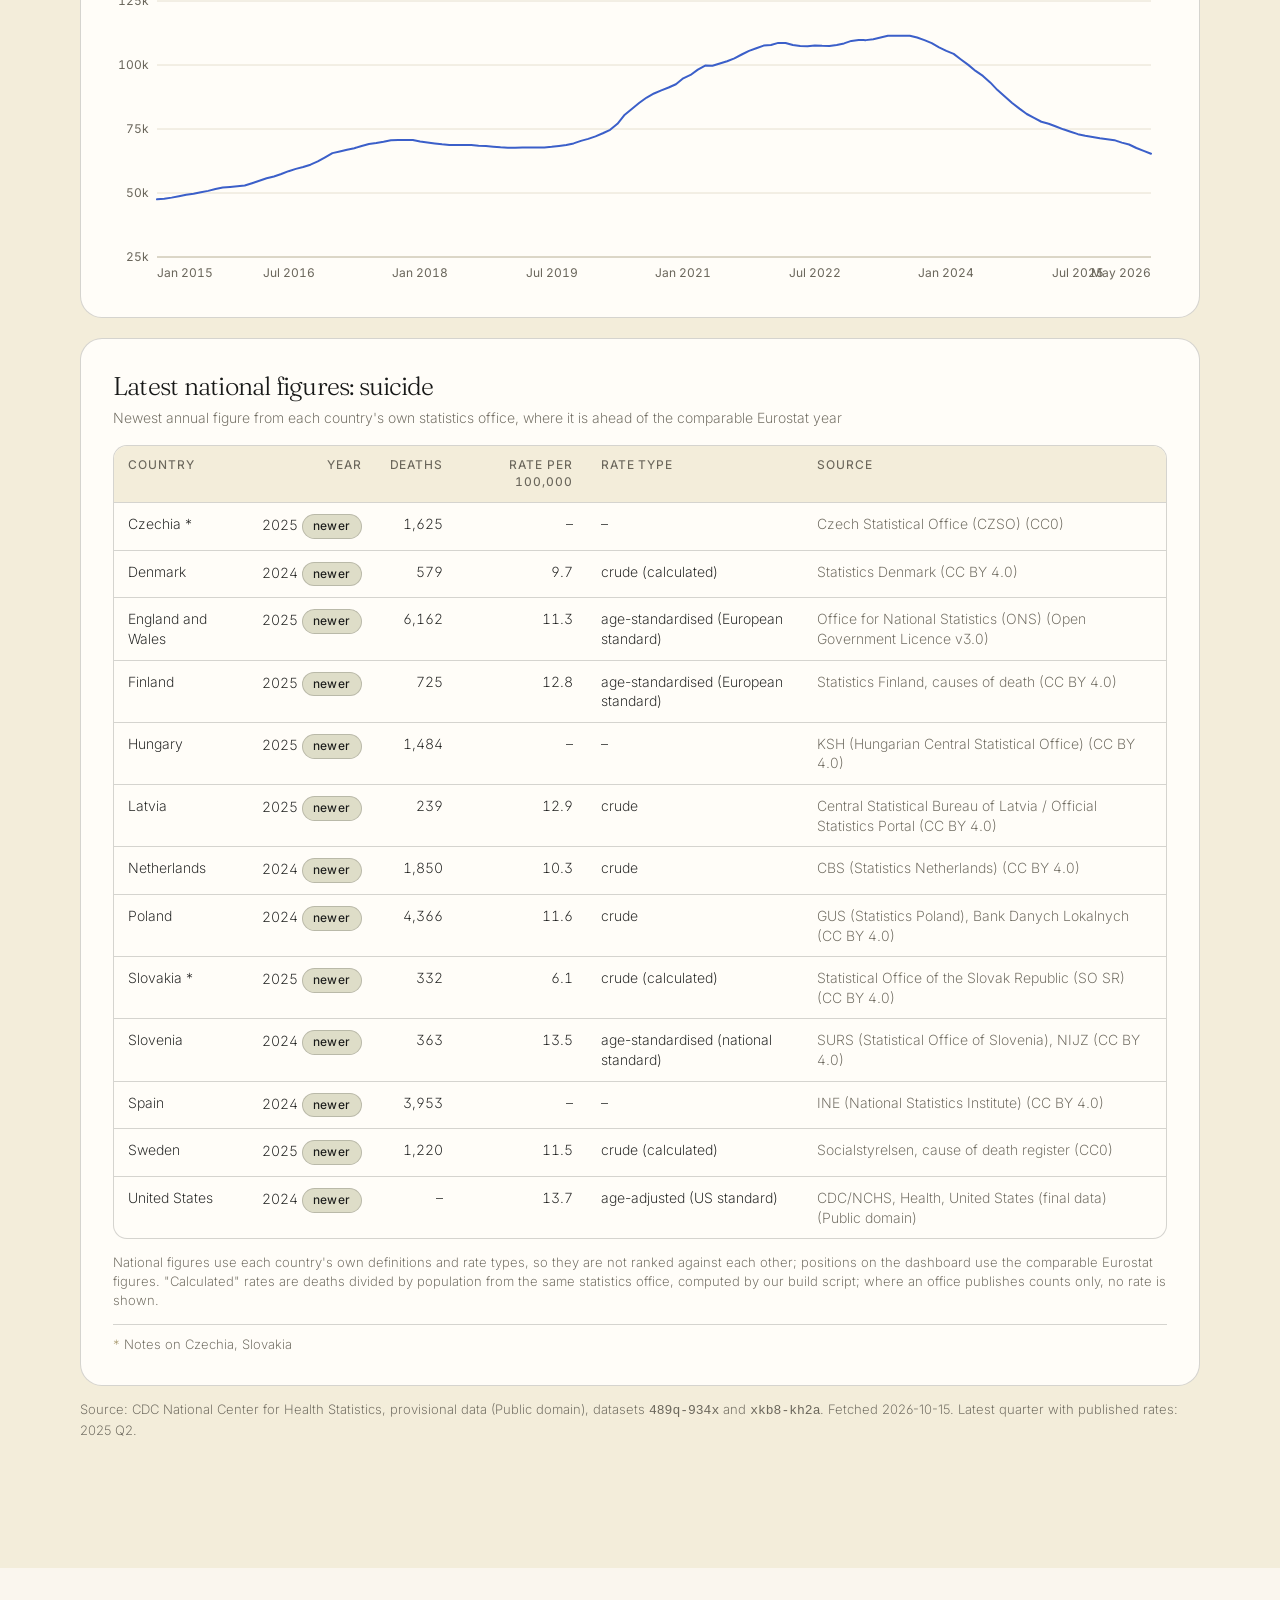
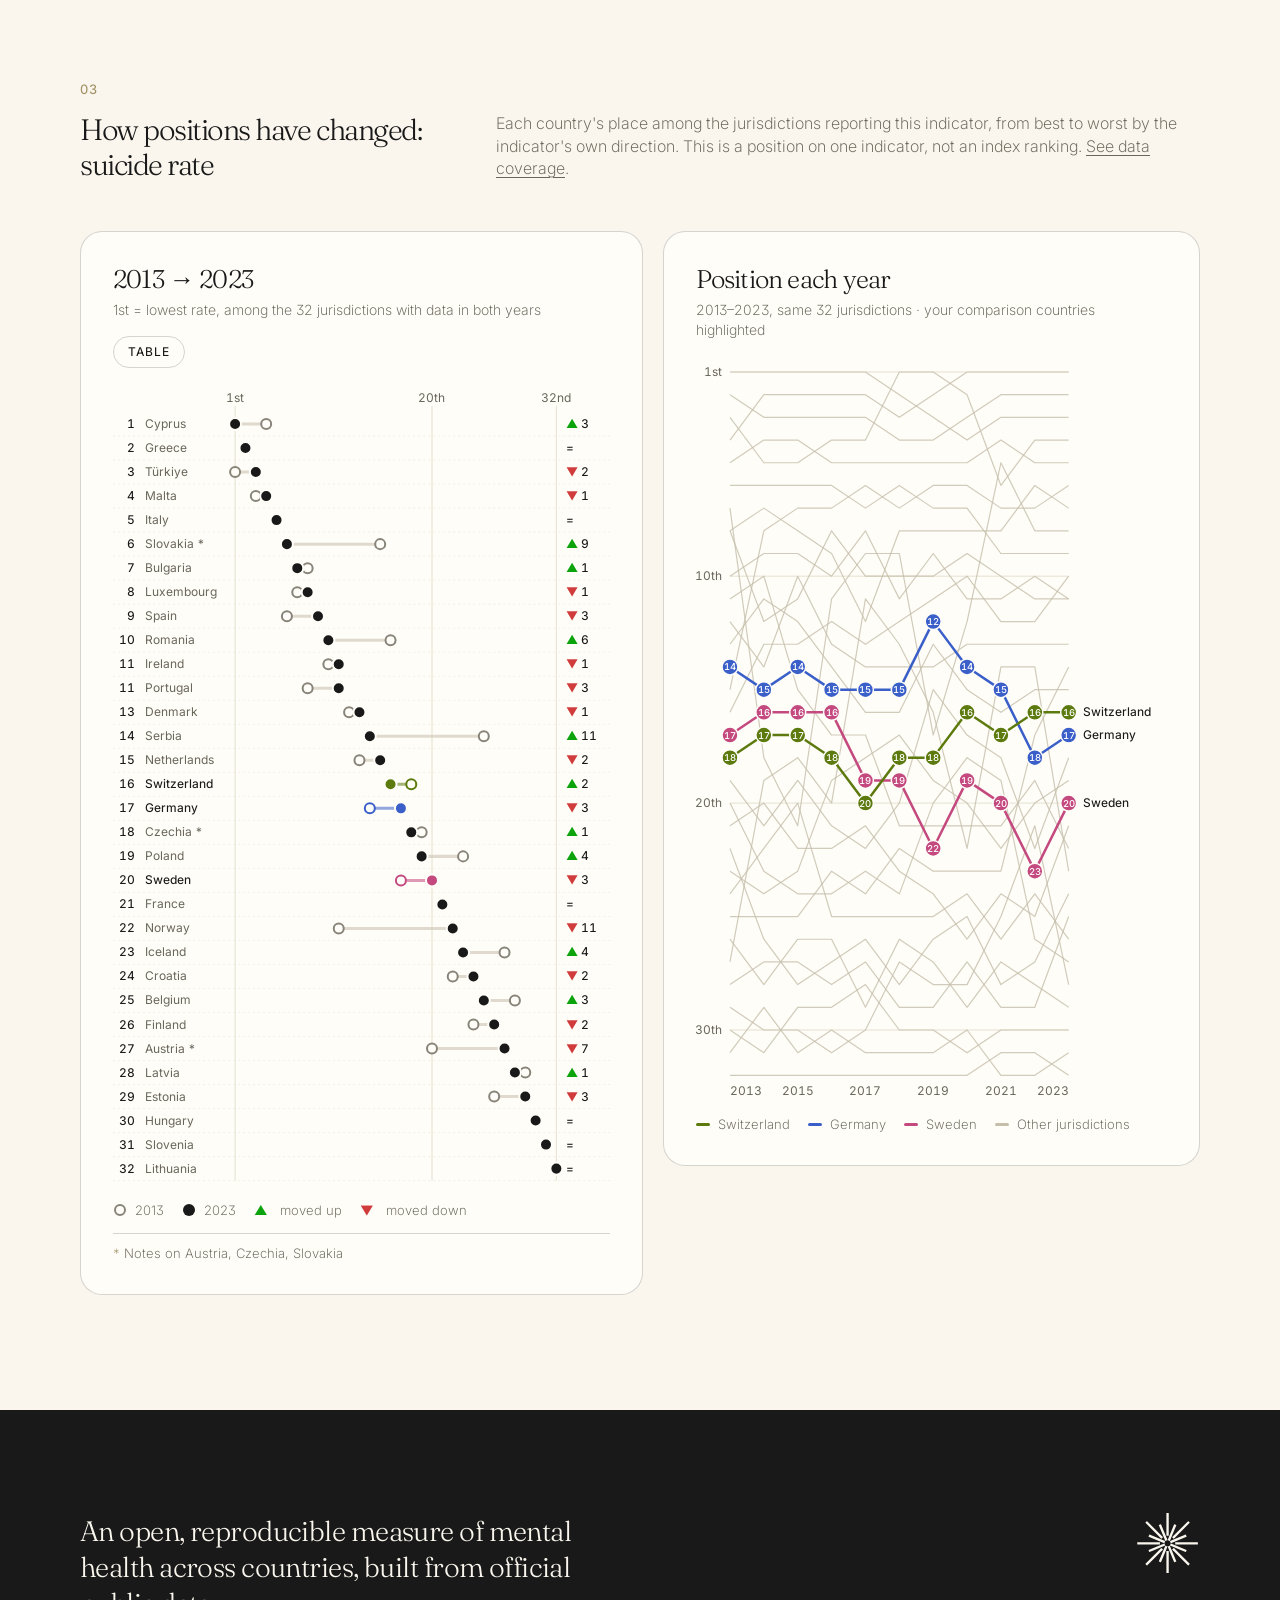
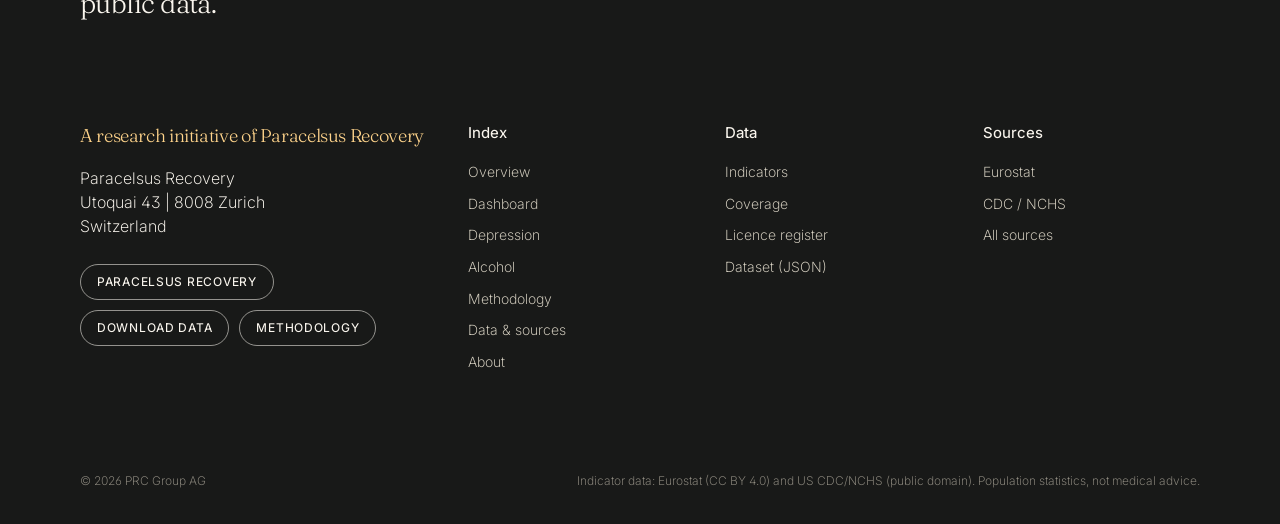
<file: dashboard.html>
<!doctype html>
<html lang="en-GB">
<head>
<meta charset="utf-8">
<meta name="viewport" content="width=device-width, initial-scale=1, viewport-fit=cover">
<title>Dashboard · Global Mental Health Index</title>
<meta name="description" content="Explore the open indicator data behind the Global Mental Health Index.">
<link rel="canonical" href="https://mentalgdp.org/dashboard.html">
<meta property="og:type" content="website">
<meta property="og:site_name" content="Global Mental Health Index">
<meta property="og:title" content="Dashboard · Global Mental Health Index">
<meta property="og:description" content="Explore the open indicator data behind the Global Mental Health Index.">
<meta property="og:url" content="https://mentalgdp.org/dashboard.html">
<meta property="og:image" content="https://mentalgdp.org/assets/og.png">
<meta property="og:image:width" content="1200">
<meta property="og:image:height" content="630">
<meta property="og:image:alt" content="Global Mental Health Index: mental health is the economy's missing number. mentalgdp.org">
<meta name="twitter:card" content="summary_large_image">
<link rel="icon" href="assets/brand/paracelsus-mark.svg" type="image/svg+xml">
<link rel="preconnect" href="https://fonts.googleapis.com"><link rel="preconnect" href="https://fonts.gstatic.com" crossorigin>
<link href="https://fonts.googleapis.com/css2?family=Fraunces:opsz,wght@9..144,300;9..144,400&family=Inter:wght@200..500&display=swap" rel="stylesheet">
<link rel="stylesheet" href="assets/css/site.css">
</head>
<body>
<div id="site-header"></div>

<main>
  <section class="hero" style="padding-bottom:40px">
    <div class="wrap">
      <p class="eyebrow">Dashboard</p>
      <h1 style="max-width:18ch">The indicators, country by country</h1>
      <p class="lede">These are the open-licence indicators loaded so far. They are shown as published, without scoring or weighting, so no ranking should be read into the order.</p>
    </div>
  </section>

  <section class="follow">
    <div class="wrap">
      <div class="section-head">
        <header class="side"><span class="num">01</span><h2>Explore an indicator</h2></header>
        <div class="main"><p>Choose an indicator and up to three countries to compare. You can also click any country in the charts; click it again to remove it.</p><p>Each indicator shows its latest year with comparable figures across the jurisdictions. Newer, provisional figures are in <a href="#latest">The latest data</a>.</p></div>
      </div>
      <div class="controls">
        <div class="field field-wide">
          <span class="label">Indicator</span>
          <div class="ind-pills" id="ind" role="tablist" aria-label="Indicator"></div>
        </div>
        <div class="field">
          <span class="label" id="cmp-label">Compare up to three</span>
          <div class="pills" id="cmp" role="group" aria-labelledby="cmp-label"></div>
        </div>
        <div class="field">
          <label for="add">Add a country</label>
          <select id="add"><option value="">Choose…</option></select>
        </div>
      </div>

      <div class="two-col">
        <div class="panel">
          <div class="panel-head">
            <div><h3 id="bar-title">–</h3><div class="muted small" id="bar-sub"></div></div>
            <button class="toggle" data-target="bar">Table</button>
          </div>
          <div class="chart" id="bar"></div>
          <div class="legend" id="bar-legend"></div>
          <p class="source-line" id="bar-source"></p>
          <div id="bar-notes"></div>
        </div>
        <div class="stack">
          <div class="panel">
            <div class="panel-head">
              <div><h3 id="line-title">Over time</h3><div class="muted small" id="line-sub"></div></div>
              <button class="toggle" data-target="line">Table</button>
            </div>
            <div class="chart" id="line"></div>
            <div class="legend" id="line-legend"></div>
            <p class="source-line" id="ind-note"></p>
          </div>
          <div class="panel">
            <div class="panel-head"><div><h3>Your comparison</h3><div class="muted small" id="cmp-sub"></div></div></div>
            <div class="cmp-cards" id="cmp-cards"></div>
          </div>
        </div>
      </div>
    </div>
  </section>

  <section class="band" id="latest">
    <div class="wrap">
      <div class="section-head">
        <header class="side"><span class="num">02</span><h2>The latest data</h2></header>
        <div class="main">
          <p class="intro">Rates that compare countries fairly arrive about two and a half years late: every death needs a certified cause. A few series move within the year.</p>
          <p>They are provisional and revised as records are completed, so they show direction, not final levels. More countries will be added as their licences are confirmed.</p>
        </div>
      </div>
      <div class="two-col">
        <div class="panel">
          <div class="panel-head"><div><h3>Sweden: suicide deaths</h3><div class="muted small">Deaths in the 12 months ending each month, ICD-10 X60–X84</div></div><button class="toggle" data-target="pulse-se">Table</button></div>
          <div class="ytd" id="se-ytd"></div>
          <div class="chart" id="pulse-se"></div>
          <p class="source-line" id="se-source"></p>
        </div>
        <div class="panel">
          <div class="panel-head"><div><h3>United States: suicide and overdose death rates</h3><div class="muted small">Per 100,000, age-adjusted, 12 months ending each quarter</div></div><button class="toggle" data-target="pulse-rates">Table</button></div>
          <div class="chart" id="pulse-rates"></div>
          <div class="legend" id="pulse-rates-legend"></div>
        </div>
      </div>
      <div class="panel" style="margin-top:20px">
        <div class="panel-head"><div><h3>United States: drug overdose deaths</h3><div class="muted small">Reported deaths in the 12 months ending each month</div></div><button class="toggle" data-target="pulse-od">Table</button></div>
        <div class="chart" id="pulse-od"></div>
      </div>
      <div class="panel" style="margin-top:20px">
        <div class="panel-head"><div><h3>Latest national figures: suicide</h3><div class="muted small">Newest annual figure from each country's own statistics office, where it is ahead of the comparable Eurostat year</div></div></div>
        <div class="table-wrap natl"><table id="natl"></table></div>
        <p class="source-line">National figures use each country's own definitions and rate types, so they are not ranked against each other; positions on the dashboard use the comparable Eurostat figures. "Calculated" rates are deaths divided by population from the same statistics office, computed by our build script; where an office publishes counts only, no rate is shown.</p>
        <div id="natl-notes"></div>
      </div>
      <p class="source-line" id="pulse-source"></p>
    </div>
  </section>

  <section>
    <div class="wrap">
      <div class="section-head">
        <header class="side"><span class="num">03</span><h2 id="pos-title">How positions have changed</h2></header>
        <div class="main"><p>Each country's place among the jurisdictions reporting this indicator, from best to worst by the indicator's own direction. This is a position on one indicator, not an index ranking. <a href="data.html#coverage">See data coverage</a>.</p></div>
      </div>
      <div class="two-col">
        <div class="panel">
          <div class="panel-head"><div><h3 id="db-title">–</h3><div class="muted small" id="db-sub"></div></div><button class="toggle" data-target="db">Table</button></div>
          <div class="chart" id="db"></div>
          <div class="legend" id="db-legend"></div>
          <div id="db-notes"></div>
        </div>
        <div class="panel">
          <div class="panel-head"><div><h3 id="bump-title">Position each year</h3><div class="muted small" id="bump-sub"></div></div></div>
          <div class="chart" id="bump"></div>
          <div class="legend" id="bump-legend"></div>
        </div>
      </div>
    </div>
  </section>
</main>

<div id="site-footer"></div>
<script src="assets/js/layout.js"></script>
<script src="assets/js/charts.js"></script>
<script src="assets/js/dashboard.js"></script>
</body>
</html>
</file>
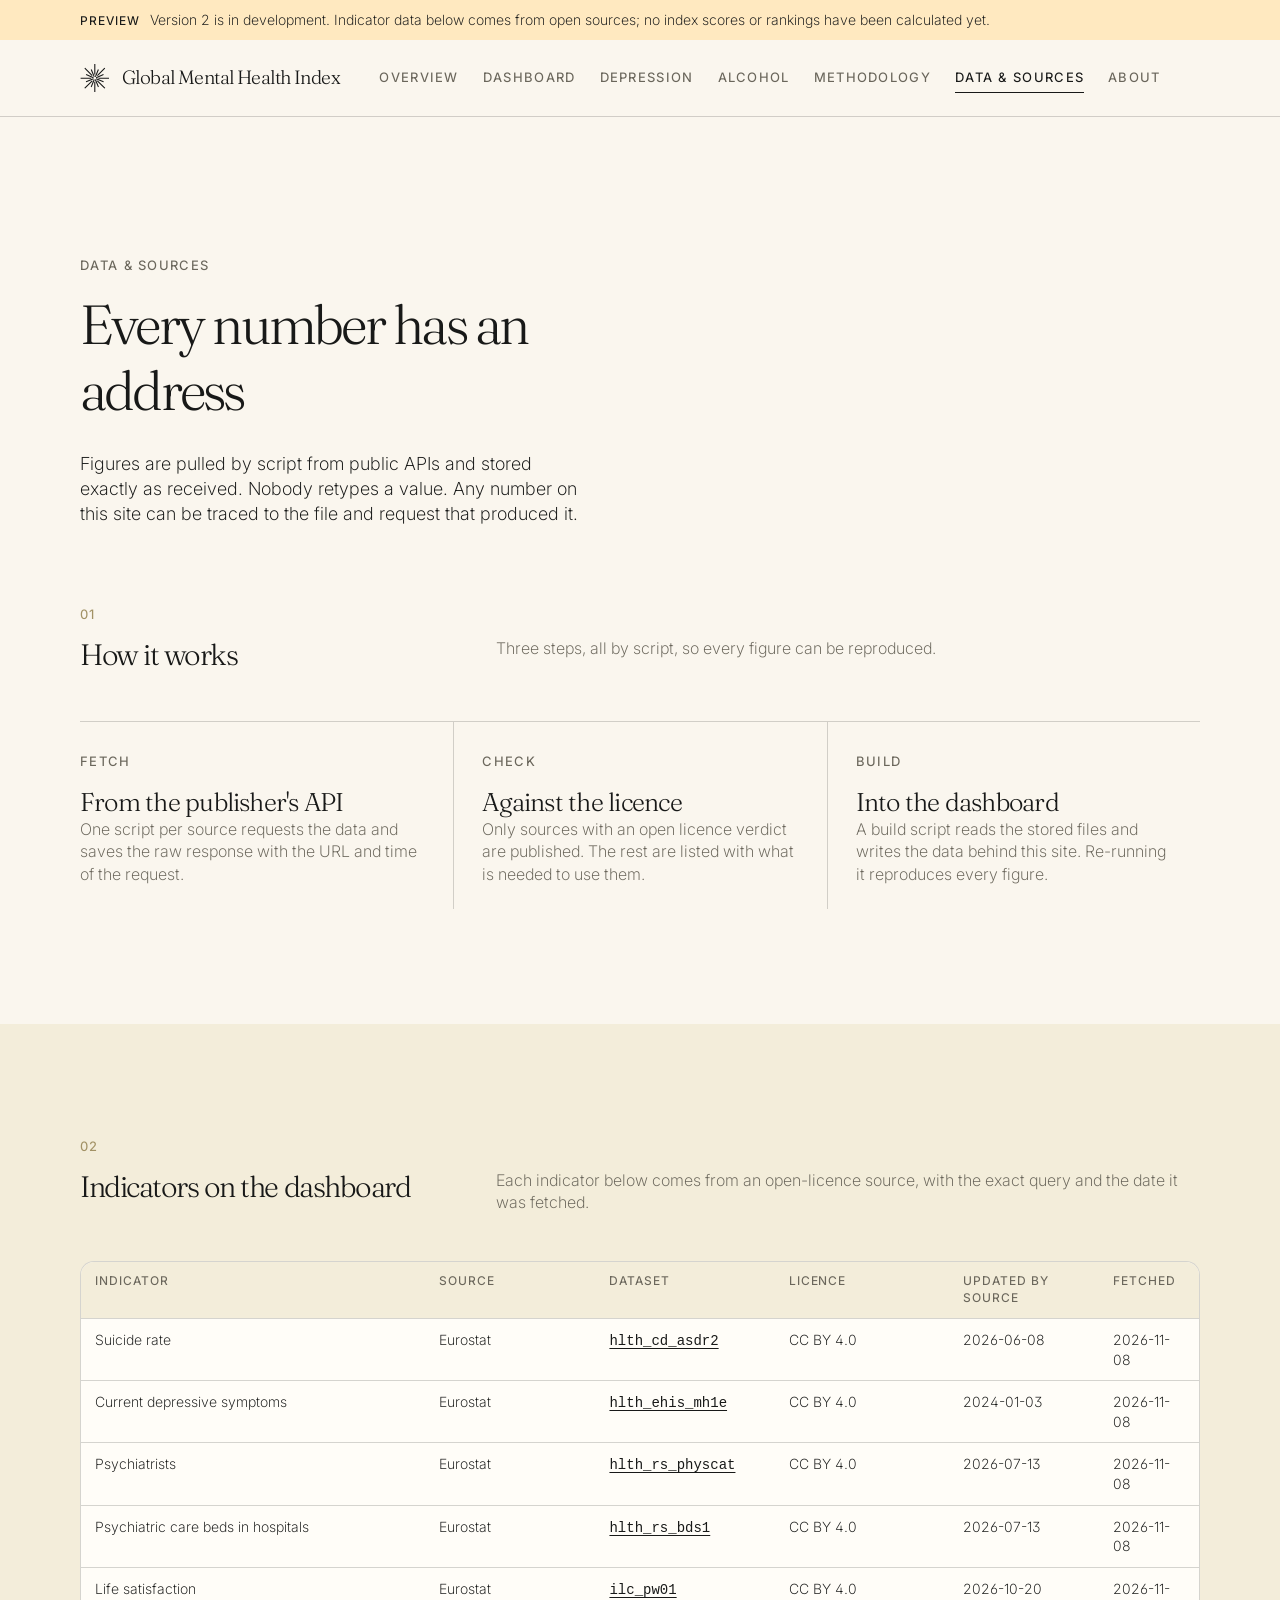
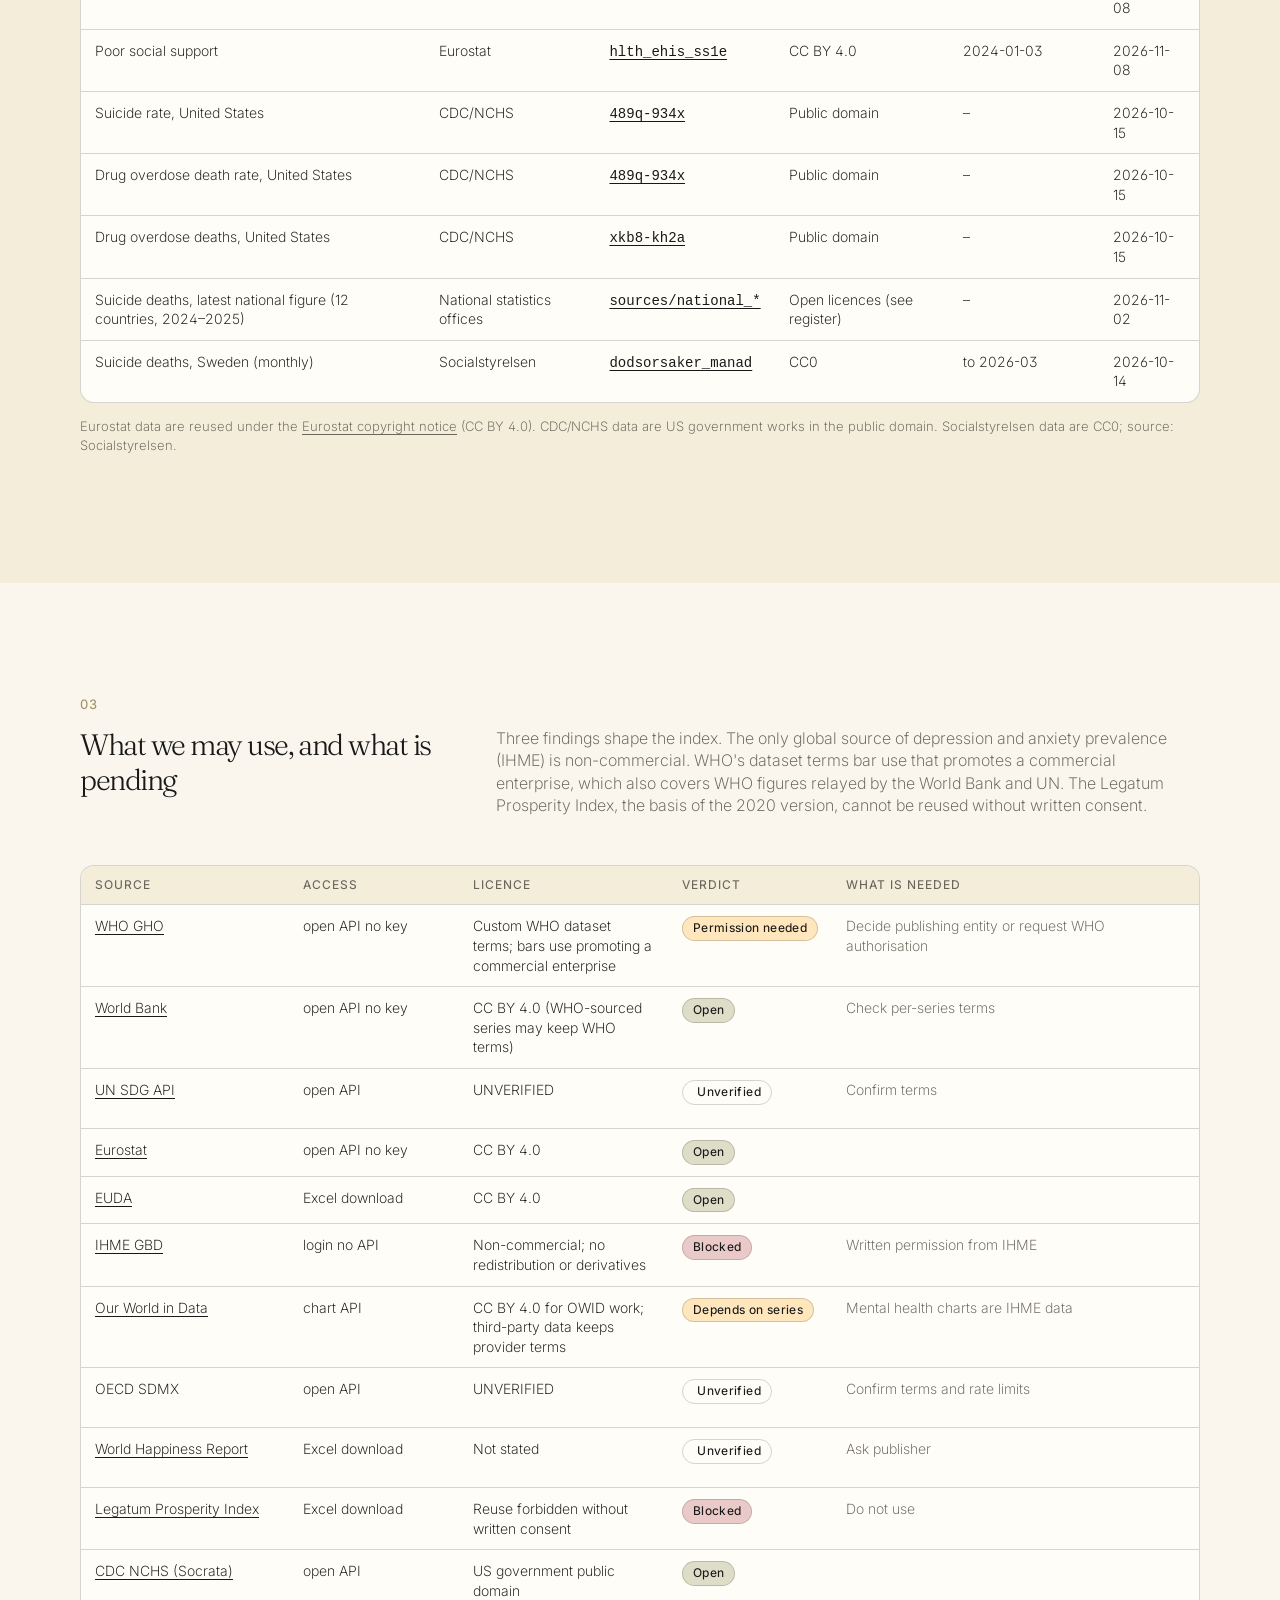
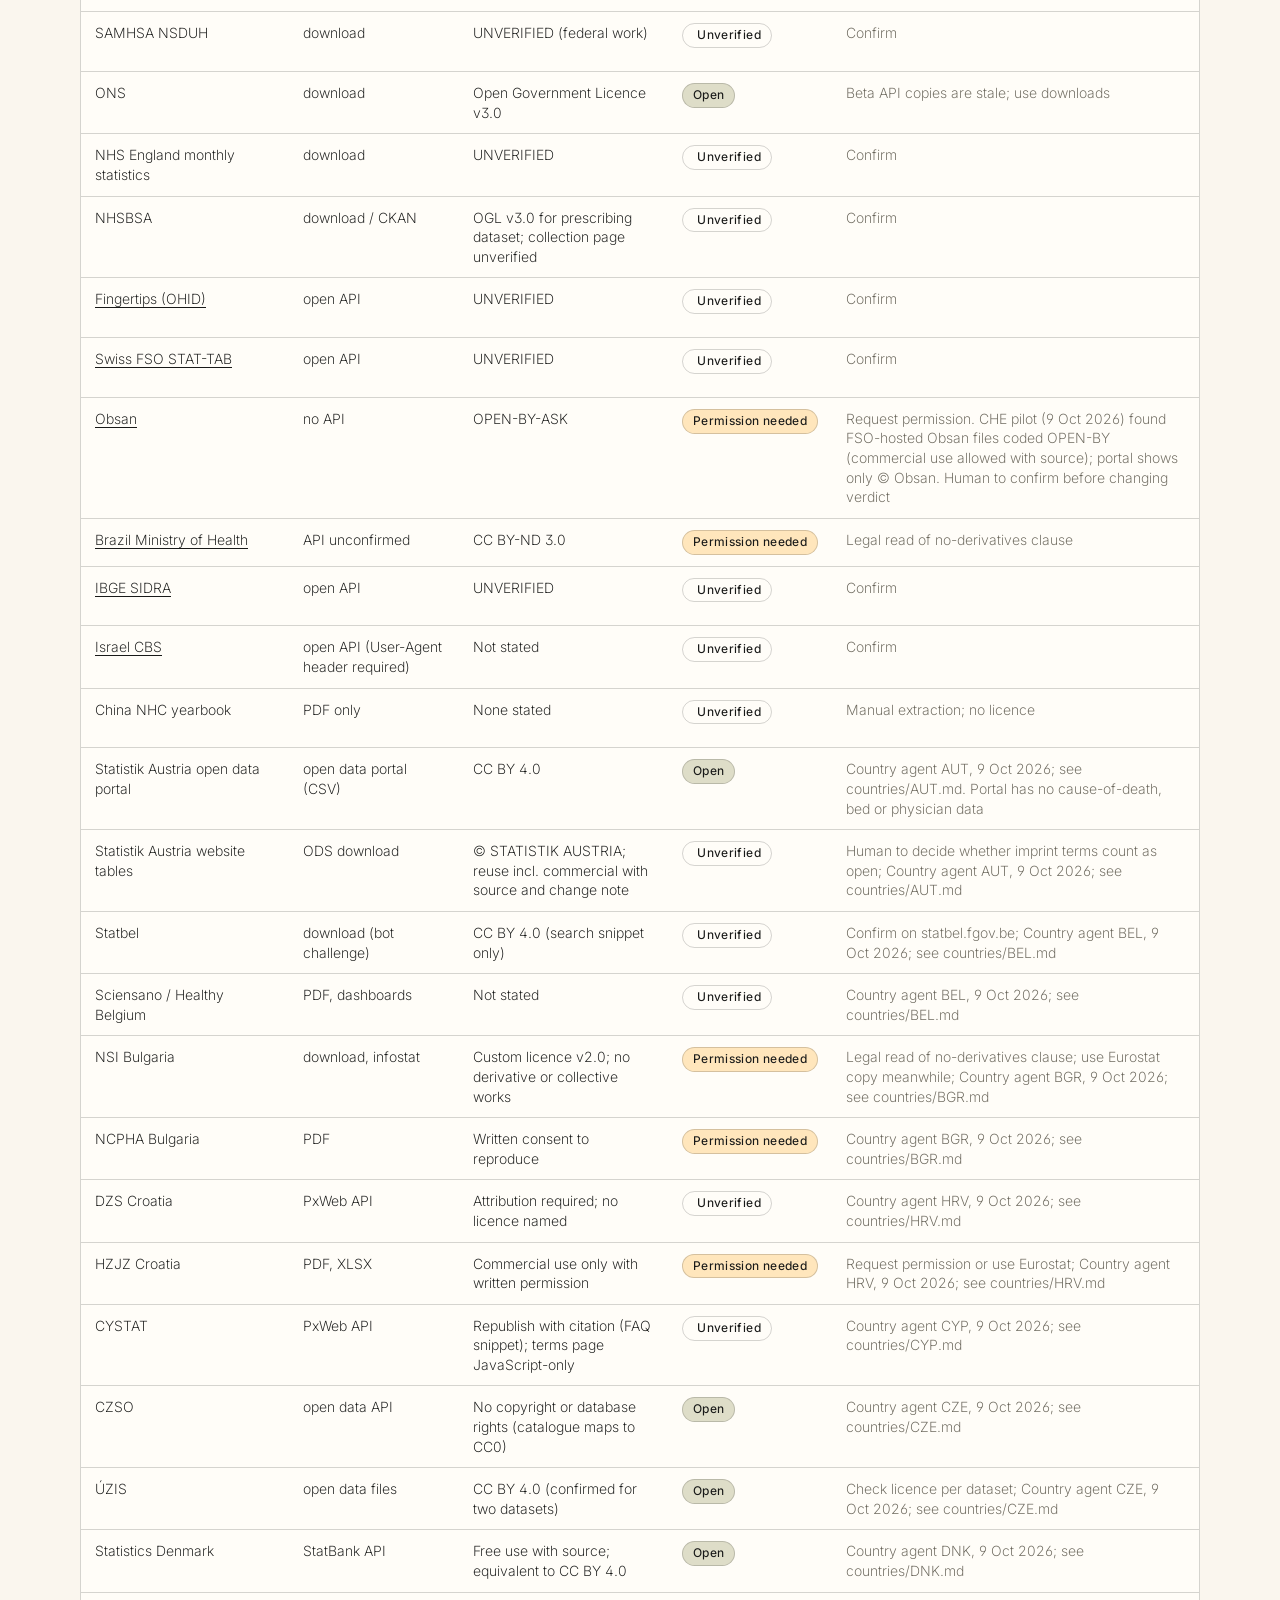
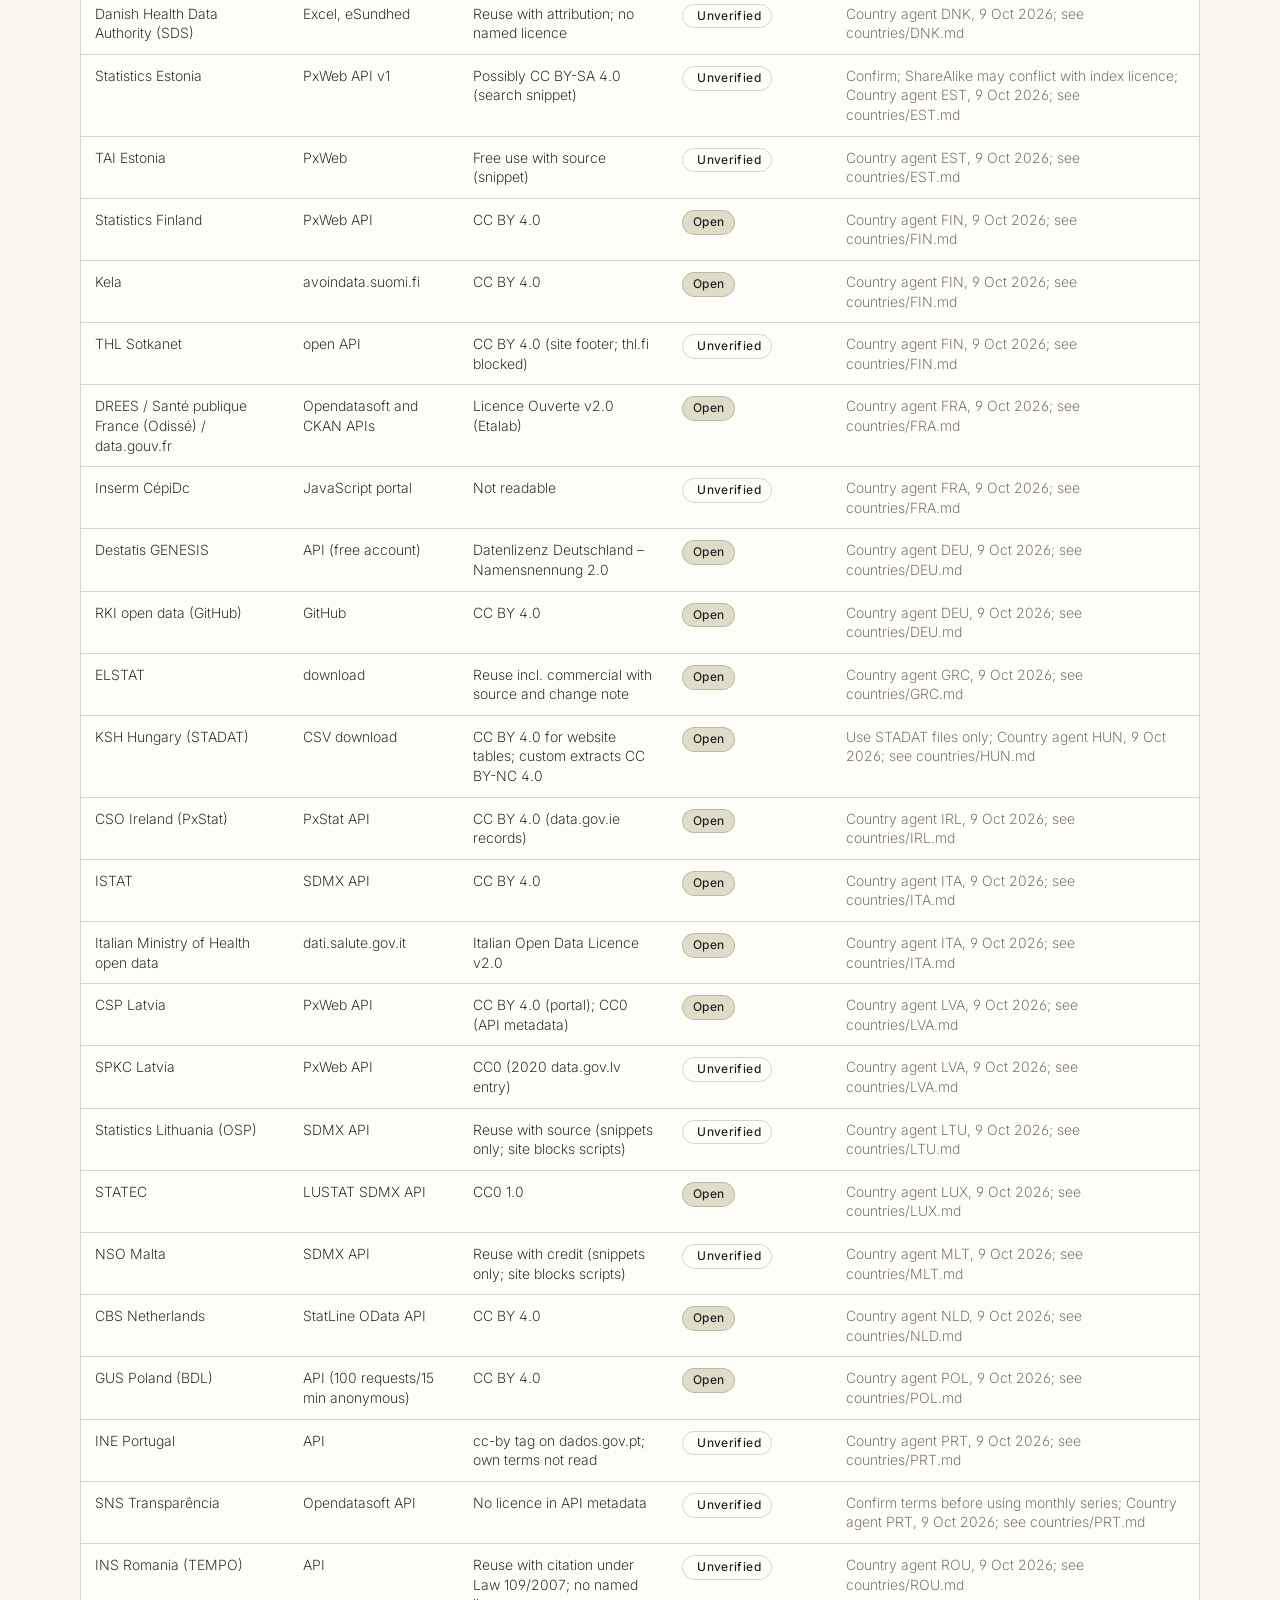
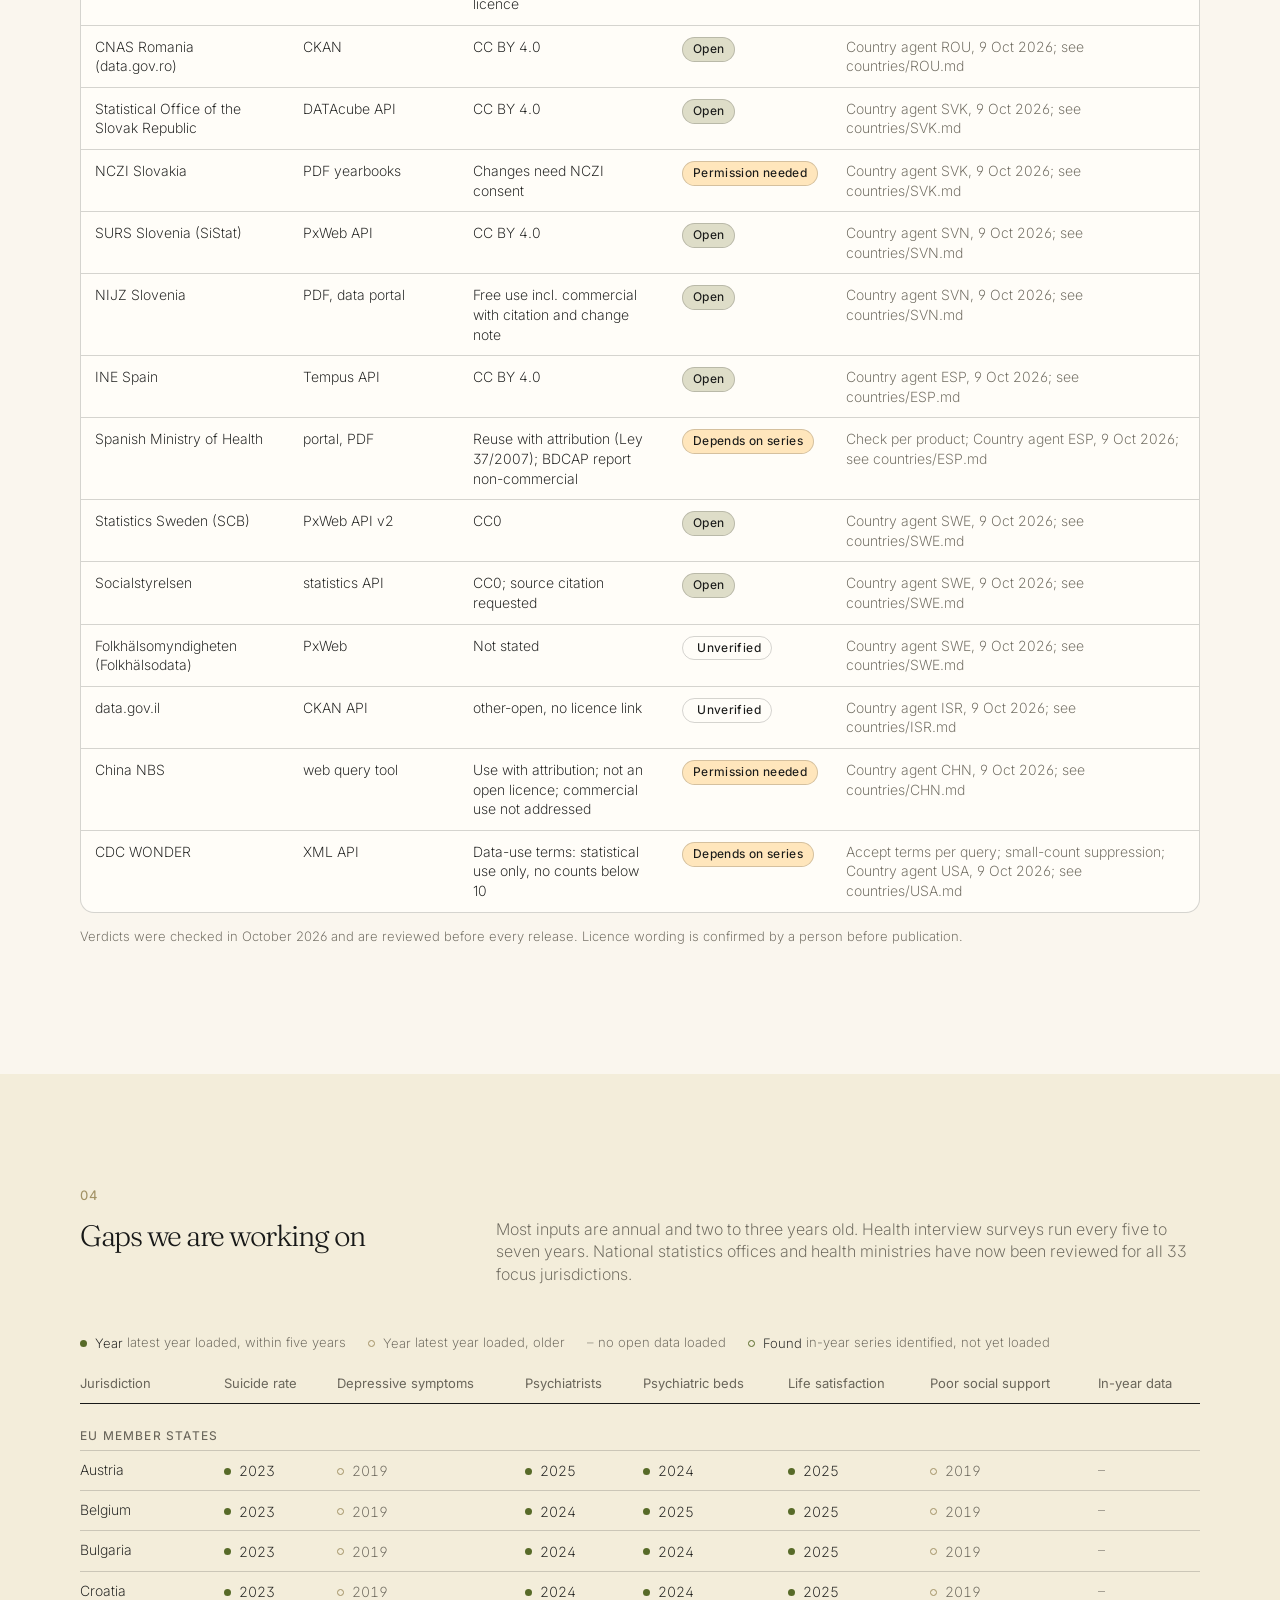
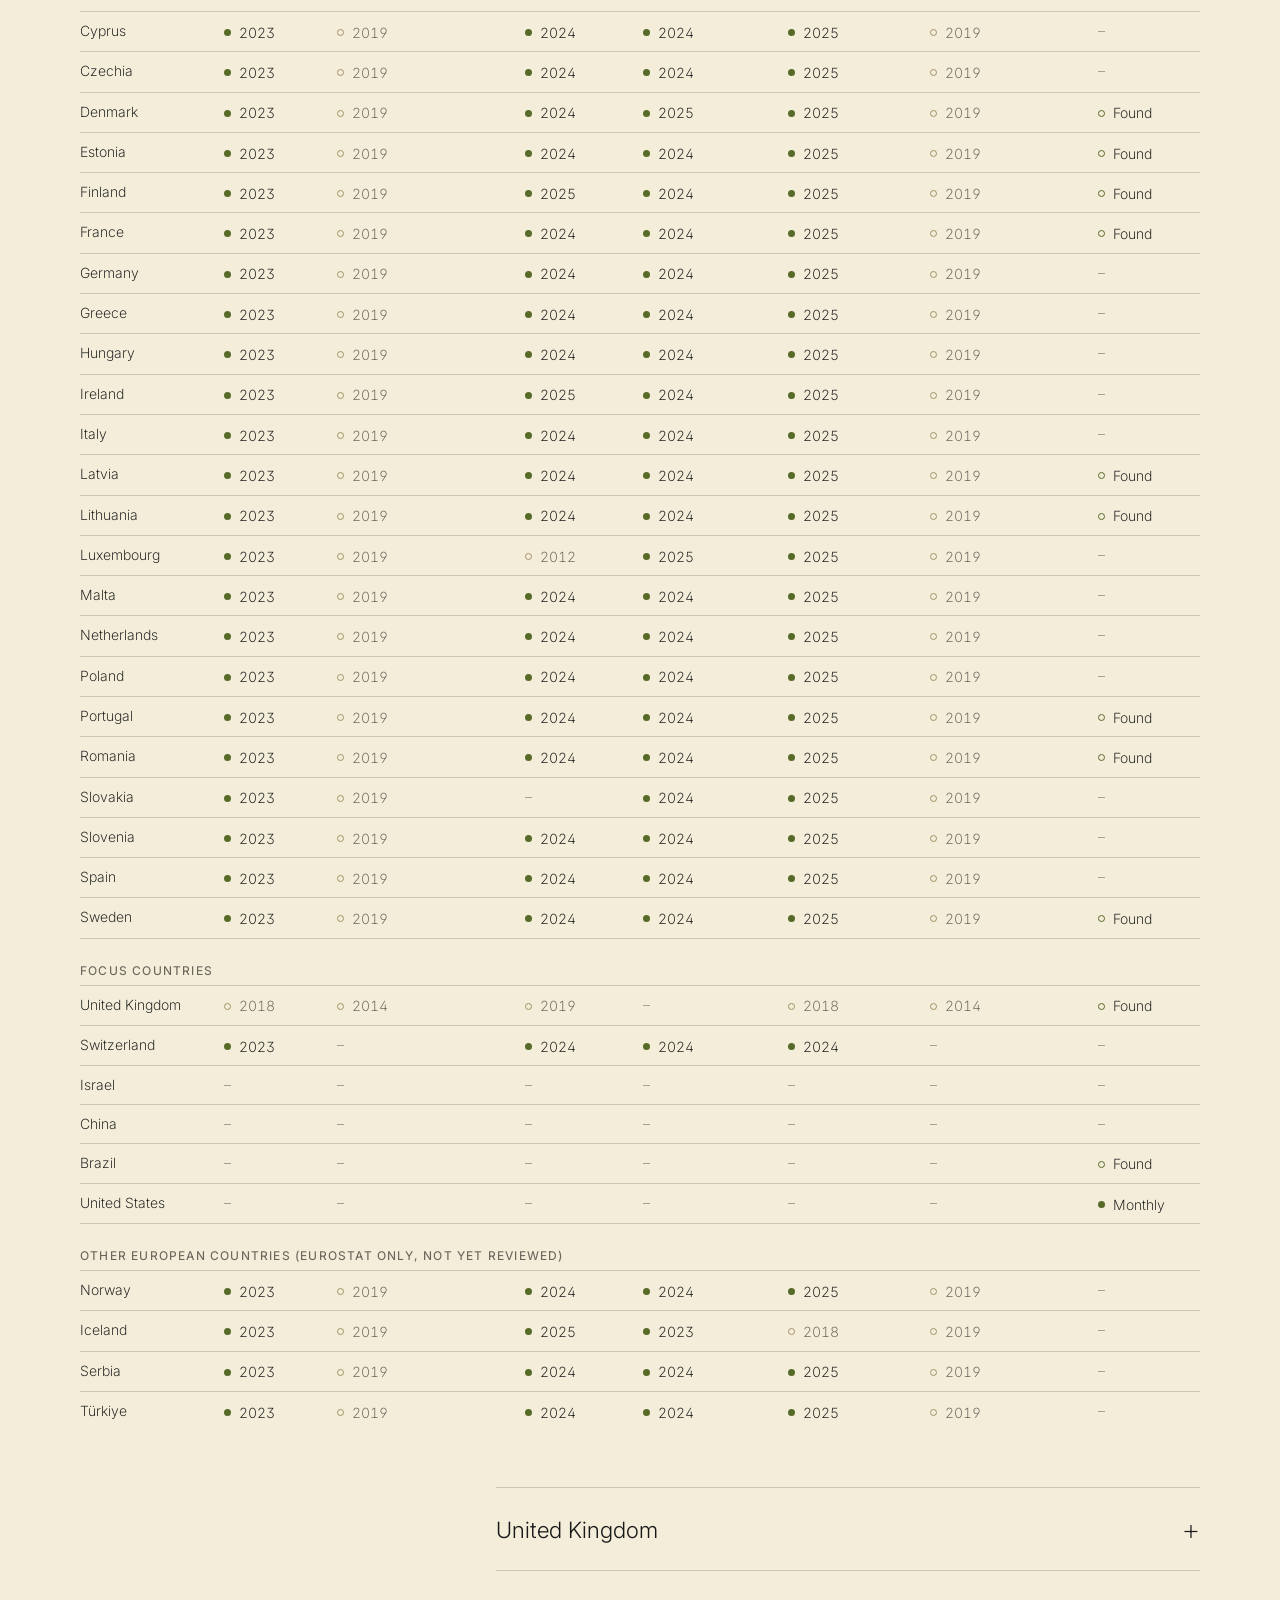
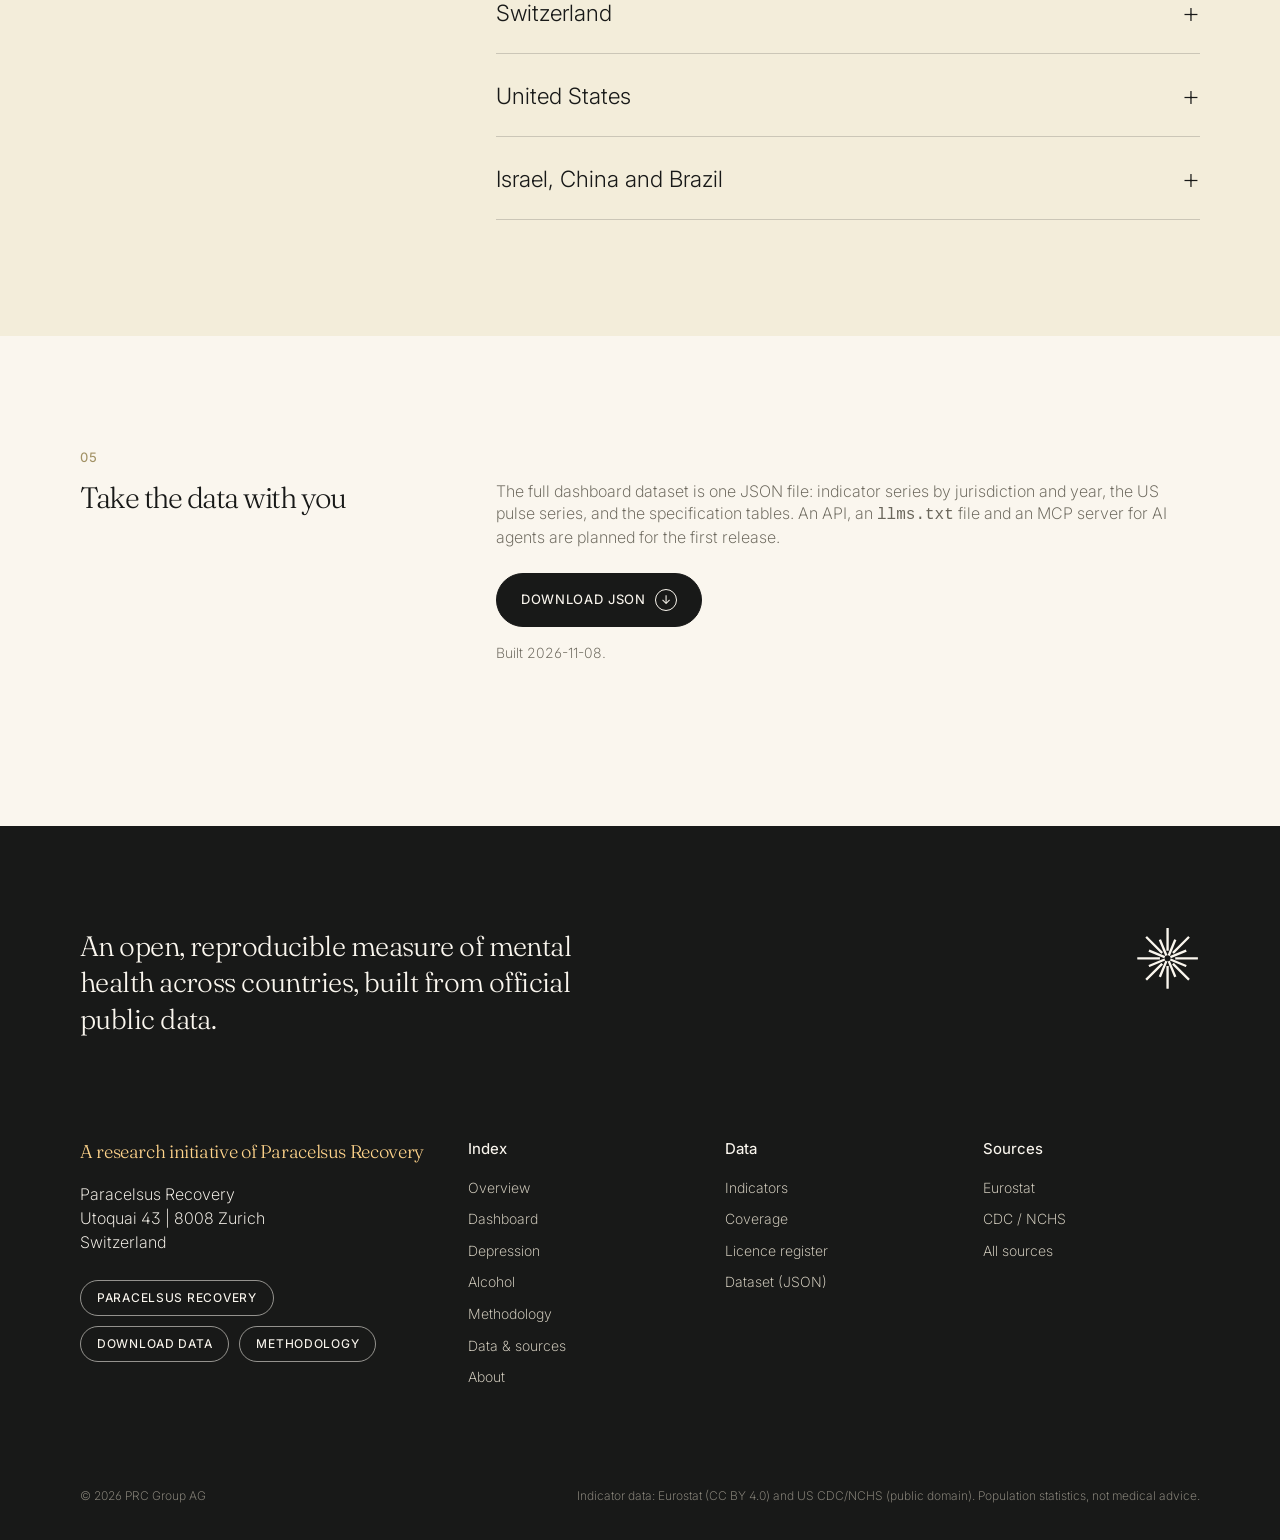
<file: data.html>
<!doctype html>
<html lang="en-GB">
<head>
<meta charset="utf-8">
<meta name="viewport" content="width=device-width, initial-scale=1, viewport-fit=cover">
<title>Data &amp; sources · Global Mental Health Index</title>
<meta name="description" content="Where the Global Mental Health Index data comes from, the licence status of every source, and how to download it.">
<link rel="canonical" href="https://mentalgdp.org/data.html">
<meta property="og:type" content="website">
<meta property="og:site_name" content="Global Mental Health Index">
<meta property="og:title" content="Data &amp; sources · Global Mental Health Index">
<meta property="og:description" content="Where the Global Mental Health Index data comes from, the licence status of every source, and how to download it.">
<meta property="og:url" content="https://mentalgdp.org/data.html">
<meta property="og:image" content="https://mentalgdp.org/assets/og.png">
<meta property="og:image:width" content="1200">
<meta property="og:image:height" content="630">
<meta property="og:image:alt" content="Global Mental Health Index: mental health is the economy's missing number. mentalgdp.org">
<meta name="twitter:card" content="summary_large_image">
<link rel="icon" href="assets/brand/paracelsus-mark.svg" type="image/svg+xml">
<link rel="preconnect" href="https://fonts.googleapis.com"><link rel="preconnect" href="https://fonts.gstatic.com" crossorigin>
<link href="https://fonts.googleapis.com/css2?family=Fraunces:opsz,wght@9..144,300;9..144,400&family=Inter:wght@200..500&display=swap" rel="stylesheet">
<link rel="stylesheet" href="assets/css/site.css">
</head>
<body>
<div id="site-header"></div>

<main>
  <section class="hero" style="padding-bottom:40px">
    <div class="wrap">
      <p class="eyebrow">Data &amp; sources</p>
      <h1 style="max-width:16ch">Every number has an address</h1>
      <p class="lede">Figures are pulled by script from public APIs and stored exactly as received. Nobody retypes a value. Any number on this site can be traced to the file and request that produced it.</p>
    </div>
  </section>

  <section class="follow">
    <div class="wrap">
      <div class="section-head">
        <header class="side"><span class="num">01</span><h2>How it works</h2></header>
        <div class="main"><p>Three steps, all by script, so every figure can be reproduced.</p></div>
      </div>
      <div class="grid-3">
        <div><p class="eyebrow">Fetch</p><h3>From the publisher's API</h3><p class="muted">One script per source requests the data and saves the raw response with the URL and time of the request.</p></div>
        <div><p class="eyebrow">Check</p><h3>Against the licence</h3><p class="muted">Only sources with an open licence verdict are published. The rest are listed with what is needed to use them.</p></div>
        <div><p class="eyebrow">Build</p><h3>Into the dashboard</h3><p class="muted">A build script reads the stored files and writes the data behind this site. Re-running it reproduces every figure.</p></div>
      </div>
    </div>
  </section>

  <section class="band" id="sources">
    <div class="wrap">
      <div class="section-head">
        <header class="side"><span class="num">02</span><h2>Indicators on the dashboard</h2></header>
        <div class="main"><p>Each indicator below comes from an open-licence source, with the exact query and the date it was fetched.</p></div>
      </div>
      <div class="table-wrap"><table id="loaded"></table></div>
      <p class="source-line">Eurostat data are reused under the <a href="https://ec.europa.eu/eurostat/help/copyright-notice">Eurostat copyright notice</a> (CC BY 4.0). CDC/NCHS data are US government works in the public domain. Socialstyrelsen data are CC0; source: Socialstyrelsen.</p>
    </div>
  </section>

  <section id="licences">
    <div class="wrap">
      <div class="section-head">
        <header class="side"><span class="num">03</span><h2>What we may use, and what is pending</h2></header>
        <div class="main"><p>Three findings shape the index. The only global source of depression and anxiety prevalence (IHME) is non-commercial. WHO's dataset terms bar use that promotes a commercial enterprise, which also covers WHO figures relayed by the World Bank and UN. The Legatum Prosperity Index, the basis of the 2020 version, cannot be reused without written consent.</p></div>
      </div>
      <div class="table-wrap"><table id="lic"></table></div>
      <p class="source-line">Verdicts were checked in October 2026 and are reviewed before every release. Licence wording is confirmed by a person before publication.</p>
    </div>
  </section>

  <section class="band" id="coverage">
    <div class="wrap">
      <div class="section-head">
        <header class="side"><span class="num">04</span><h2>Gaps we are working on</h2></header>
        <div class="main"><p>Most inputs are annual and two to three years old. Health interview surveys run every five to seven years. National statistics offices and health ministries have now been reviewed for all 33 focus jurisdictions.</p></div>
      </div>
      <div class="key" aria-hidden="true">
        <span><span class="yr">Year</span>&nbsp;latest year loaded, within five years</span>
        <span><span class="yr dated">Year</span>&nbsp;latest year loaded, older</span>
        <span><span class="yr none">–</span>&nbsp;no open data loaded</span>
        <span><span class="yr found">Found</span>&nbsp;in-year series identified, not yet loaded</span>
      </div>
      <div class="coverage" style="margin-bottom:56px"><table id="matrix"></table></div>
      <div class="offset">
      <div class="rows">
        <details class="row"><summary>United Kingdom</summary><div class="body"><p>Eurostat series for the UK end between 2014 and 2019. National sources are rich but split by nation: ONS for England and Wales, NRS for Scotland, NISRA for Northern Ireland, and NHS England monthly service statistics for England only.</p></div></details>
        <details class="row"><summary>Switzerland</summary><div class="body"><p>Covered by Eurostat for suicide, workforce, beds and life satisfaction, but not by the EU health interview survey. Assisted suicide is reported separately from suicide.</p></div></details>
        <details class="row"><summary>United States</summary><div class="body"><p>Monthly and quarterly provisional mortality from the CDC. Survey prevalence is annual since the Household Pulse mental health items stopped in September 2024.</p></div></details>
        <details class="row"><summary>Israel, China and Brazil</summary><div class="body"><p>No open, comparable source is loaded yet. China has no official API or open licence; Brazil's Ministry of Health data carry a no-derivatives licence that needs a legal read.</p></div></details>
      </div>
      </div>
    </div>
  </section>

  <section id="download">
    <div class="wrap">
      <div class="section-head">
        <header class="side"><span class="num">05</span><h2>Take the data with you</h2></header>
        <div class="main">
          <p>The full dashboard dataset is one JSON file: indicator series by jurisdiction and year, the US pulse series, and the specification tables. An API, an <code>llms.txt</code> file and an MCP server for AI agents are planned for the first release.</p>
          <p style="margin-top:24px"><a class="btn" href="data/site.json">Download JSON <span class="arrow">↓</span></a></p>
          <p class="small muted" id="gen"></p>
        </div>
      </div>
    </div>
  </section>
</main>

<div id="site-footer"></div>
<script src="assets/js/layout.js"></script>
<script>
fetch("data/site.json").then(r => r.json()).then(d => {
  const esc = s => (s || "").replace(/[&<>]/g, c => ({ "&": "&amp;", "<": "&lt;", ">": "&gt;" }[c]));
  document.getElementById("loaded").innerHTML = `<thead><tr><th>Indicator</th><th>Source</th><th>Dataset</th><th>Licence</th><th>Updated by source</th><th>Fetched</th></tr></thead><tbody>${
    d.indicators.map(i => `<tr><td>${esc(i.title)}</td><td>${i.source}</td><td><a href="${esc(i.api_url)}"><code>${i.dataset}</code></a></td><td>${i.licence}</td><td>${i.source_updated}</td><td>${i.fetched.slice(0, 10)}</td></tr>`).join("")}${
    ["suicide", "overdose_rate", "overdose_deaths"].map(k => { const p = d.pulse[k]; return `<tr><td>${esc(p.title)}</td><td>CDC/NCHS</td><td><a href="https://data.cdc.gov/resource/${p.dataset}.json"><code>${p.dataset}</code></a></td><td>${d.pulse.licence}</td><td>–</td><td>${d.pulse.fetched.slice(0, 10)}</td></tr>`; }).join("")}${(d.national || []).length ? `<tr><td>Suicide deaths, latest national figure (${d.national.length} countries, ${Math.min(...d.national.map(r => +r.year))}–${Math.max(...d.national.map(r => +r.year))})</td><td>National statistics offices</td><td><a href="dashboard.html#latest"><code>sources/national_*</code></a></td><td>Open licences (see register)</td><td>–</td><td>${d.national.map(r => r.fetched).sort().pop().slice(0, 10)}</td></tr>` : ""}${(() => { const se = d.pulse.sweden; return `<tr><td>${esc(se.title)} (monthly)</td><td>Socialstyrelsen</td><td><a href="https://sdb.socialstyrelsen.se/api/v1/sv/dodsorsaker_manad"><code>${se.dataset}</code></a></td><td>${se.licence}</td><td>to ${se.latest}</td><td>${se.fetched.slice(0, 10)}</td></tr>`; })()}</tbody>`;
  const v = { open: '<span class="tag ok">Open</span>', permission_needed: '<span class="tag warn">Permission needed</span>', blocked: '<span class="tag stop">Blocked</span>',
    unverified: '<span class="tag plain">Unverified</span>', depends: '<span class="tag warn">Depends on series</span>' };
  document.getElementById("lic").innerHTML = `<thead><tr><th>Source</th><th>Access</th><th>Licence</th><th>Verdict</th><th>What is needed</th></tr></thead><tbody>${
    d.spec.licences.map(l => `<tr><td>${l.terms_url ? `<a href="${esc(l.terms_url)}">${esc(l.source)}</a>` : esc(l.source)}</td><td>${esc(l.access)}</td><td>${esc(l.licence)}</td><td>${v[l.verdict] || esc(l.verdict)}</td><td class="muted">${esc(l.action_needed)}</td></tr>`).join("")}</tbody>`;
  const now = new Date().getFullYear();
  // Short column names; full titles stay on the dashboard
  const short = { suicide: "Suicide rate", depression: "Depressive symptoms", psychiatrists: "Psychiatrists",
    psy_beds: "Psychiatric beds", life_sat: "Life satisfaction", poor_support: "Poor social support" };
  // In-year series identified by the country review (October 2026); only the US is loaded so far
  const inYear = { USA: "loaded", GBR: "found", LTU: "found", LVA: "found", EST: "found", SWE: "found", PRT: "found",
    DNK: "found", FIN: "found", ROU: "found", FRA: "found", BRA: "found" };
  const cell = (iso, i) => {
    const s = i.series[iso]; if (!s) return '<td><span class="yr none">–</span></td>';
    const y = Object.keys(s).sort().pop();
    return `<td><span class="yr ${now - y > 5 ? "dated" : ""}">${y}</span></td>`;
  };
  const pulse = iso => inYear[iso] === "loaded" ? '<td><span class="yr">Monthly</span></td>'
    : inYear[iso] === "found" ? '<td><span class="yr found">Found</span></td>' : '<td><span class="yr none">–</span></td>';
  const row = j => `<tr><td>${j.name}</td>${d.indicators.map(i => cell(j.iso3, i)).join("")}${pulse(j.iso3)}</tr>`;
  const groups = [["EU member states", d.jurisdictions.filter(j => j.group === "EU")], ["Focus countries", d.jurisdictions.filter(j => j.group === "focus")],
    ["Other European countries (Eurostat only, not yet reviewed)", d.jurisdictions.filter(j => j.group === "Europe")]];
  const span = d.indicators.length + 2;
  document.getElementById("matrix").innerHTML =
    `<thead><tr><th>Jurisdiction</th>${d.indicators.map(i => `<th>${short[i.id] || i.title}</th>`).join("")}<th>In-year data</th></tr></thead><tbody>` +
    groups.map(([g, js]) => `<tr class="group"><td colspan="${span}">${g}</td></tr>` + js.map(row).join("")).join("") + "</tbody>";
  document.getElementById("gen").textContent = "Built " + d.generated.slice(0, 10) + ".";
});
</script>
</body>
</html>
</file>
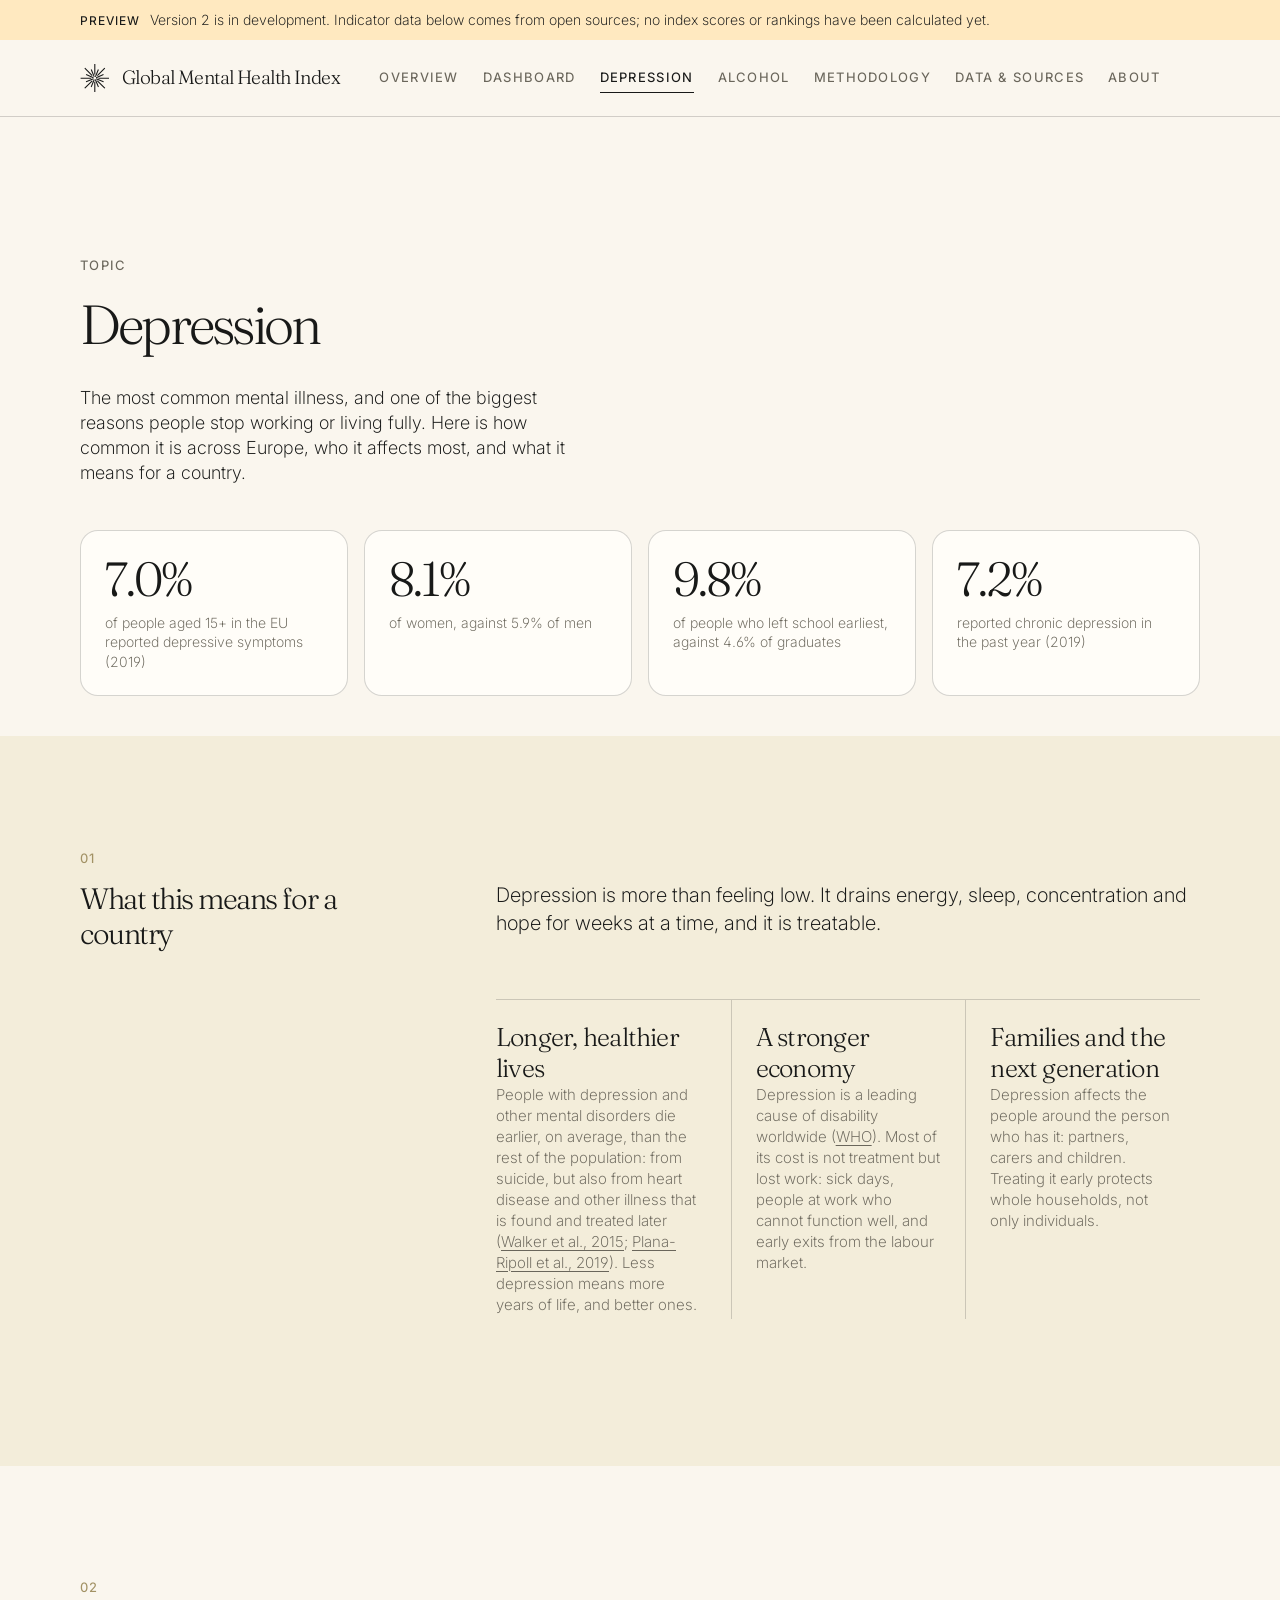
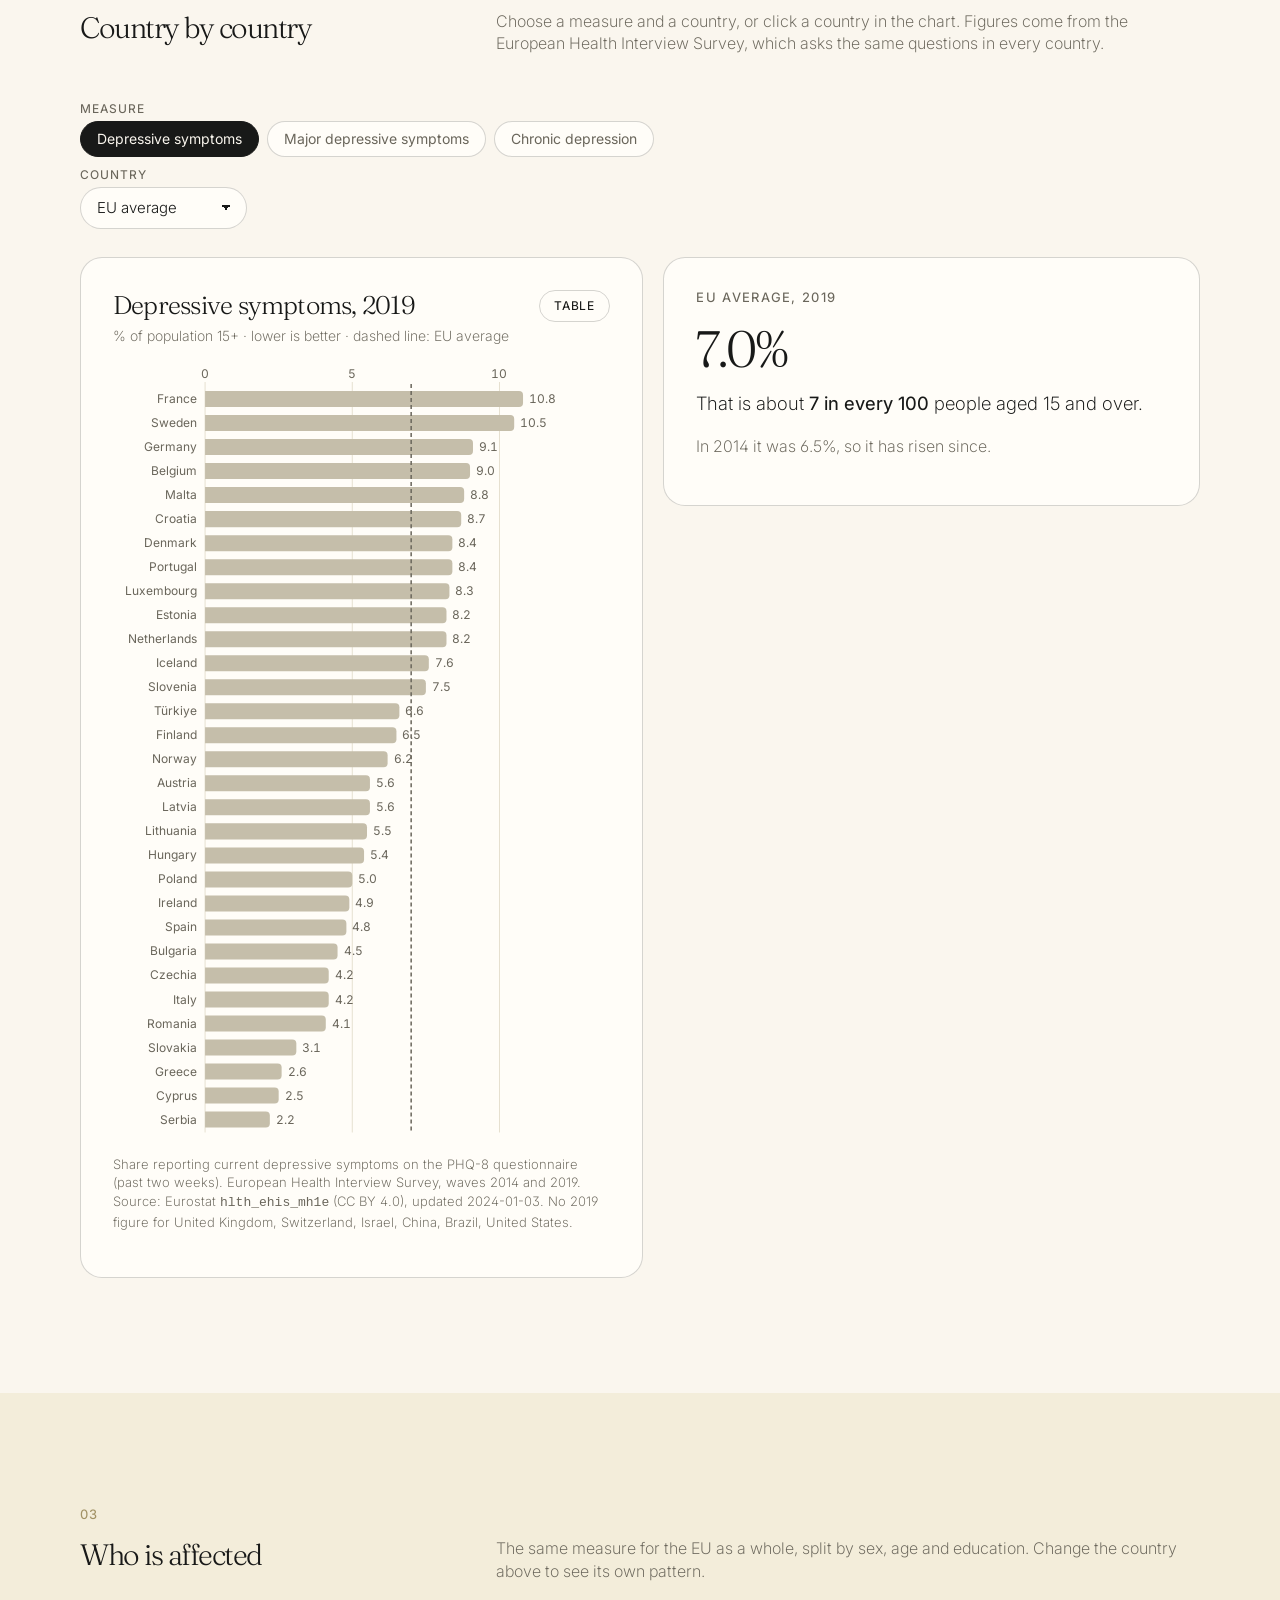
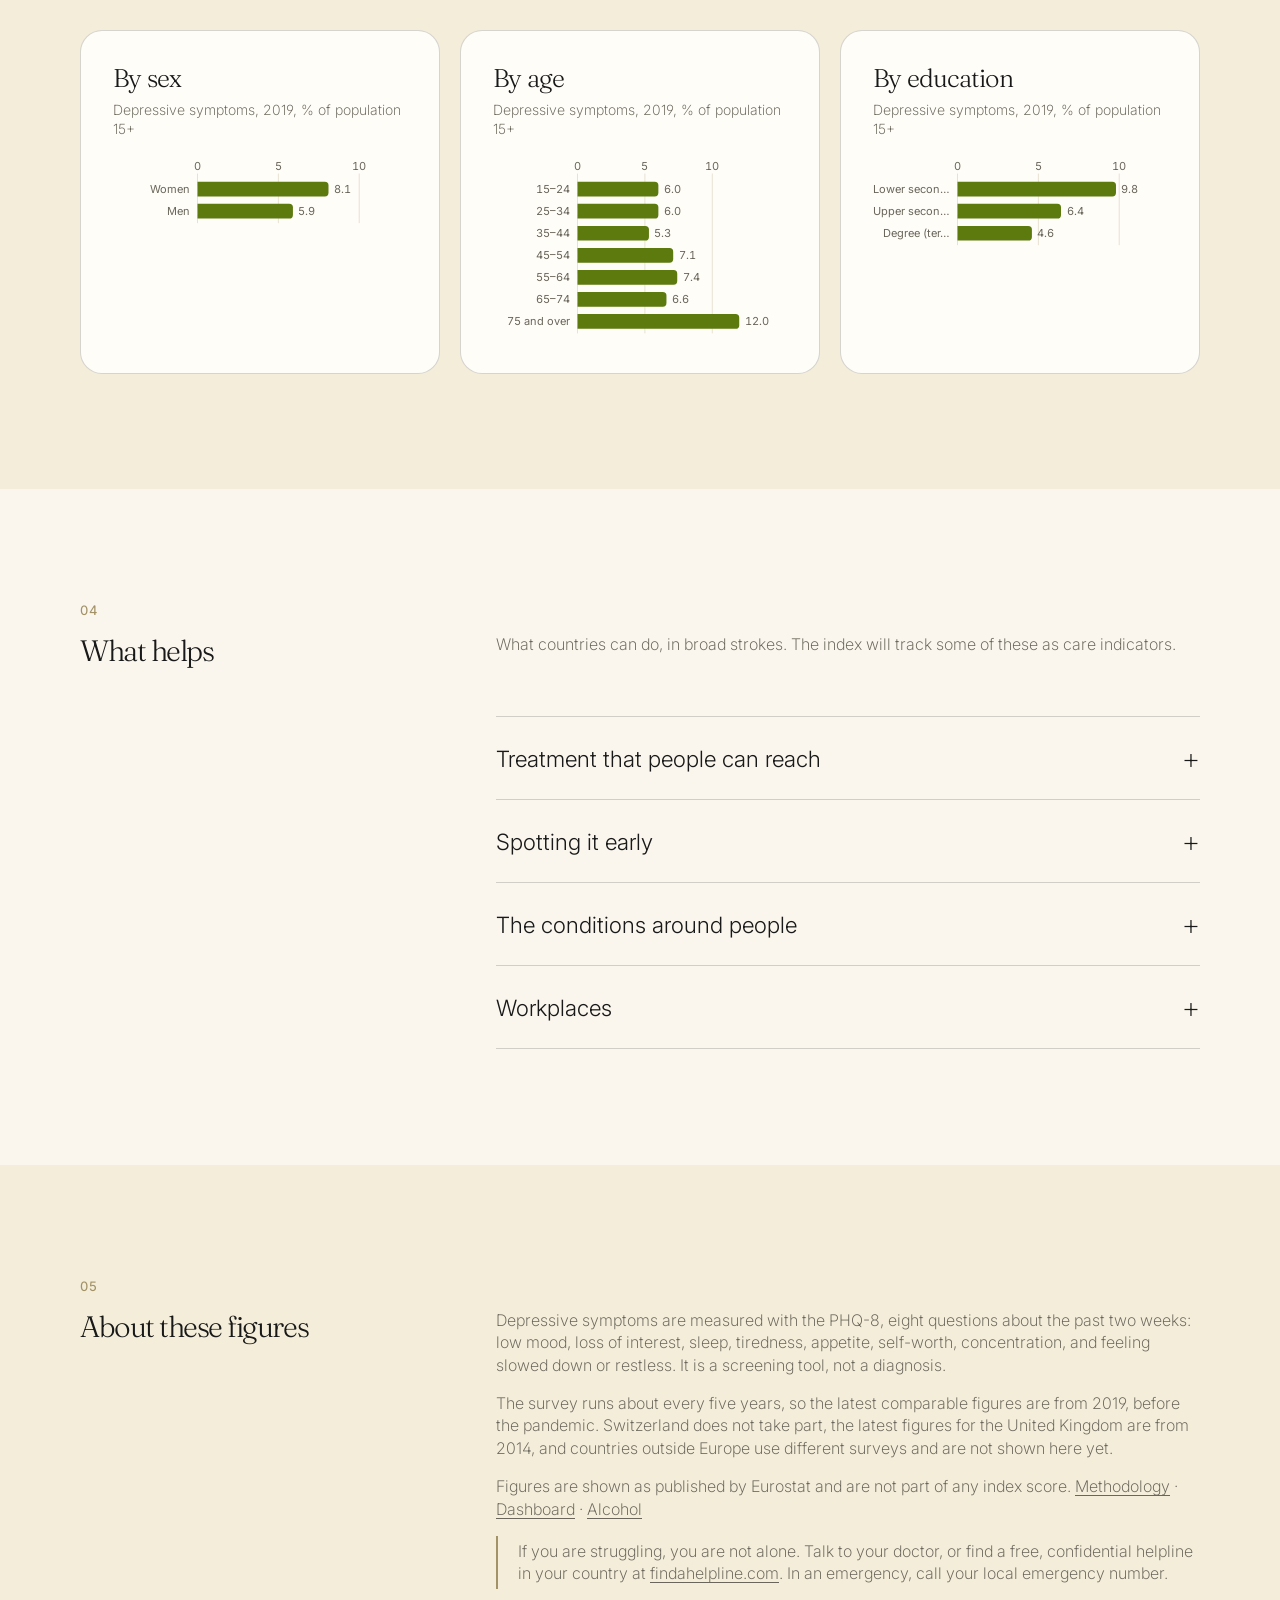
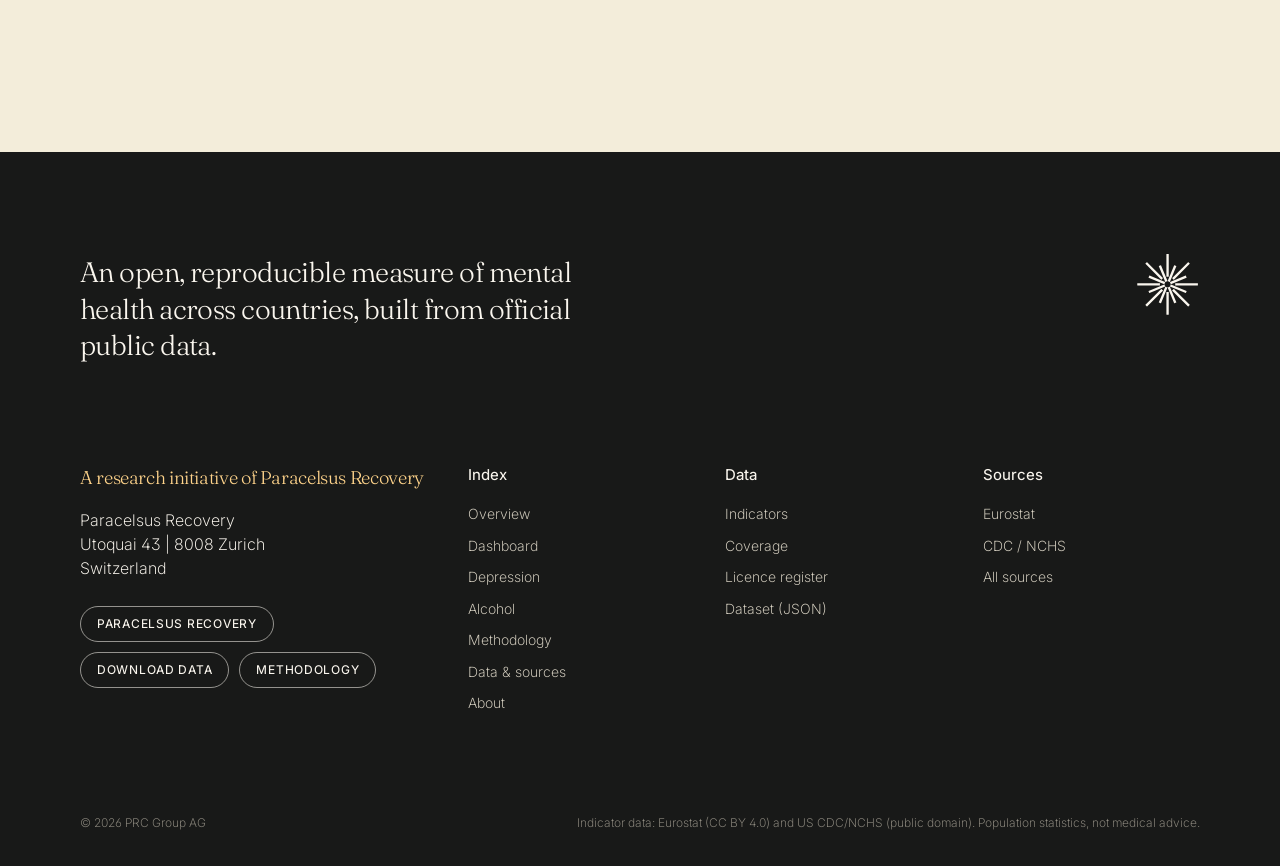
<file: depression.html>
<!doctype html>
<html lang="en-GB">
<head>
<meta charset="utf-8">
<meta name="viewport" content="width=device-width, initial-scale=1, viewport-fit=cover">
<title>Depression · Global Mental Health Index</title>
<meta name="description" content="How common depression is across Europe, who it affects, and what it means for a country, in plain language and official data.">
<link rel="canonical" href="https://mentalgdp.org/depression.html">
<meta property="og:type" content="website">
<meta property="og:site_name" content="Global Mental Health Index">
<meta property="og:title" content="Depression · Global Mental Health Index">
<meta property="og:description" content="How common depression is across Europe, who it affects, and what it means for a country, in plain language and official data.">
<meta property="og:url" content="https://mentalgdp.org/depression.html">
<meta property="og:image" content="https://mentalgdp.org/assets/og.png">
<meta property="og:image:width" content="1200">
<meta property="og:image:height" content="630">
<meta property="og:image:alt" content="Global Mental Health Index: mental health is the economy's missing number. mentalgdp.org">
<meta name="twitter:card" content="summary_large_image">
<link rel="icon" href="assets/brand/paracelsus-mark.svg" type="image/svg+xml">
<link rel="preconnect" href="https://fonts.googleapis.com"><link rel="preconnect" href="https://fonts.gstatic.com" crossorigin>
<link href="https://fonts.googleapis.com/css2?family=Fraunces:opsz,wght@9..144,300;9..144,400&family=Inter:wght@200..500&display=swap" rel="stylesheet">
<link rel="stylesheet" href="assets/css/site.css">
</head>
<body data-topic="depression">
<div id="site-header"></div>

<main>
  <section class="hero" style="padding-bottom:40px">
    <div class="wrap">
      <p class="eyebrow">Topic</p>
      <h1>Depression</h1>
      <p class="lede">The most common mental illness, and one of the biggest reasons people stop working or living fully. Here is how common it is across Europe, who it affects most, and what it means for a country.</p>
      <div class="stats" id="tiles" style="margin-top:44px"></div>
    </div>
  </section>

  <section class="band">
    <div class="wrap">
      <div class="section-head">
        <header class="side"><span class="num">01</span><h2>What this means for a country</h2></header>
        <div class="main"><p class="intro">Depression is more than feeling low. It drains energy, sleep, concentration and hope for weeks at a time, and it is treatable.</p></div>
      </div>
      <div class="offset"><div class="trio" style="margin-top:0">
        <div><h3>Longer, healthier lives</h3><p>People with depression and other mental disorders die earlier, on average, than the rest of the population: from suicide, but also from heart disease and other illness that is found and treated later (<a href="https://doi.org/10.1001/jamapsychiatry.2014.2502" rel="noopener">Walker et al., 2015</a>; <a href="https://doi.org/10.1016/S0140-6736(19)32316-5" rel="noopener">Plana-Ripoll et al., 2019</a>). Less depression means more years of life, and better ones.</p></div>
        <div><h3>A stronger economy</h3><p>Depression is a leading cause of disability worldwide (<a href="https://www.who.int/news-room/fact-sheets/detail/depression" rel="noopener">WHO</a>). Most of its cost is not treatment but lost work: sick days, people at work who cannot function well, and early exits from the labour market.</p></div>
        <div><h3>Families and the next generation</h3><p>Depression affects the people around the person who has it: partners, carers and children. Treating it early protects whole households, not only individuals.</p></div>
      </div></div>
    </div>
  </section>

  <section>
    <div class="wrap">
      <div class="section-head">
        <header class="side"><span class="num">02</span><h2>Country by country</h2></header>
        <div class="main"><p>Choose a measure and a country, or click a country in the chart. Figures come from the European Health Interview Survey, which asks the same questions in every country.</p></div>
      </div>
      <div class="controls">
        <div class="field field-wide"><span class="label">Measure</span><div class="ind-pills" id="measures" role="tablist" aria-label="Measure"></div></div>
        <div class="field"><label for="geo">Country</label><select id="geo"></select></div>
      </div>
      <div class="two-col">
        <div class="panel">
          <div class="panel-head"><div><h3 id="bar-title">–</h3><div class="muted small" id="bar-sub"></div></div><button class="toggle" id="view">Table</button></div>
          <div class="chart" id="bar"></div>
          <p class="source-line" id="bar-source"></p>
        </div>
        <div class="stack"><div class="panel topic-card" id="card"></div></div>
      </div>
    </div>
  </section>

  <section class="band">
    <div class="wrap">
      <div class="section-head">
        <header class="side"><span class="num">03</span><h2>Who is affected</h2></header>
        <div class="main"><p>The same measure for <span id="who-geo">the EU as a whole</span>, split by sex, age and education. Change the country above to see its own pattern.</p></div>
      </div>
      <div class="who" id="who"></div>
    </div>
  </section>

  <section>
    <div class="wrap">
      <div class="section-head">
        <header class="side"><span class="num">04</span><h2>What helps</h2></header>
        <div class="main"><p>What countries can do, in broad strokes. The index will track some of these as care indicators.</p></div>
      </div>
      <div class="offset"><div class="rows">
        <details class="row"><summary>Treatment that people can reach</summary><div class="body"><p>Talking therapies and medication both work for many people, and work best when started early. Many people with depression never receive treatment, because of waiting lists, cost, stigma or not knowing where to go.</p></div></details>
        <details class="row"><summary>Spotting it early</summary><div class="body"><p>Family doctors, schools and workplaces are where depression is most often first noticed. Short screening questions, like the ones used in this survey, help people get to care sooner.</p></div></details>
        <details class="row"><summary>The conditions around people</summary><div class="body"><p>Loneliness, debt, insecure work and poor housing all raise the risk of depression. The index's conditions pillar tracks some of these, such as social support and life satisfaction.</p></div></details>
        <details class="row"><summary>Workplaces</summary><div class="body"><p>Phased returns to work, adjusted duties and managers trained to talk about mental health keep people in work and shorten time off.</p></div></details>
      </div></div>
    </div>
  </section>

  <section class="band">
    <div class="wrap">
      <div class="section-head">
        <header class="side"><span class="num">05</span><h2>About these figures</h2></header>
        <div class="main">
          <p>Depressive symptoms are measured with the PHQ-8, eight questions about the past two weeks: low mood, loss of interest, sleep, tiredness, appetite, self-worth, concentration, and feeling slowed down or restless. It is a screening tool, not a diagnosis.</p>
          <p>The survey runs about every five years, so the latest comparable figures are from 2019, before the pandemic. Switzerland does not take part, the latest figures for the United Kingdom are from 2014, and countries outside Europe use different surveys and are not shown here yet.</p>
          <p>Figures are shown as published by Eurostat and are not part of any index score. <a href="methodology.html">Methodology</a> · <a href="dashboard.html?ind=depression">Dashboard</a> · <a href="alcohol.html">Alcohol</a></p>
          <p class="callout">If you are struggling, you are not alone. Talk to your doctor, or find a free, confidential helpline in your country at <a href="https://findahelpline.com/" rel="noopener">findahelpline.com</a>. In an emergency, call your local emergency number.</p>
        </div>
      </div>
    </div>
  </section>
</main>

<div id="site-footer"></div>
<script src="assets/js/layout.js"></script>
<script src="assets/js/charts.js"></script>
<script src="assets/js/topic.js"></script>
</body>
</html>
</file>
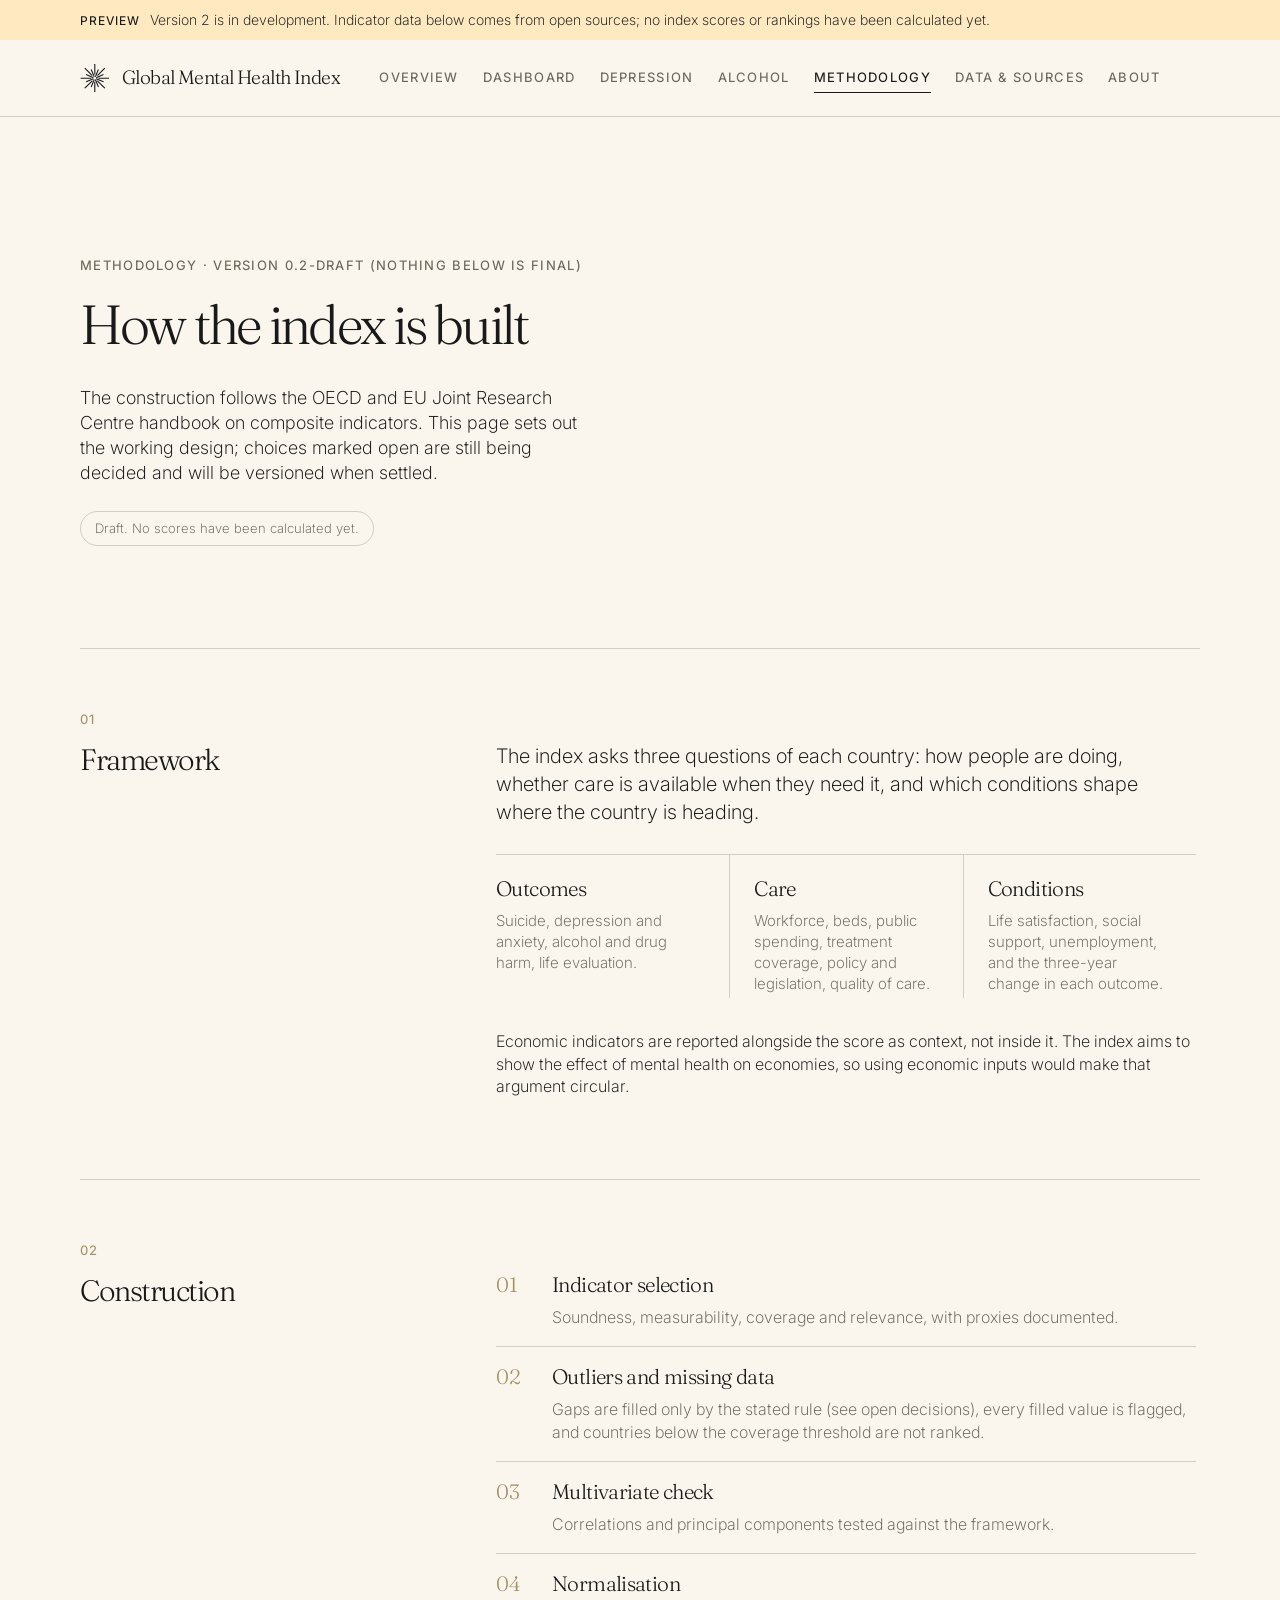
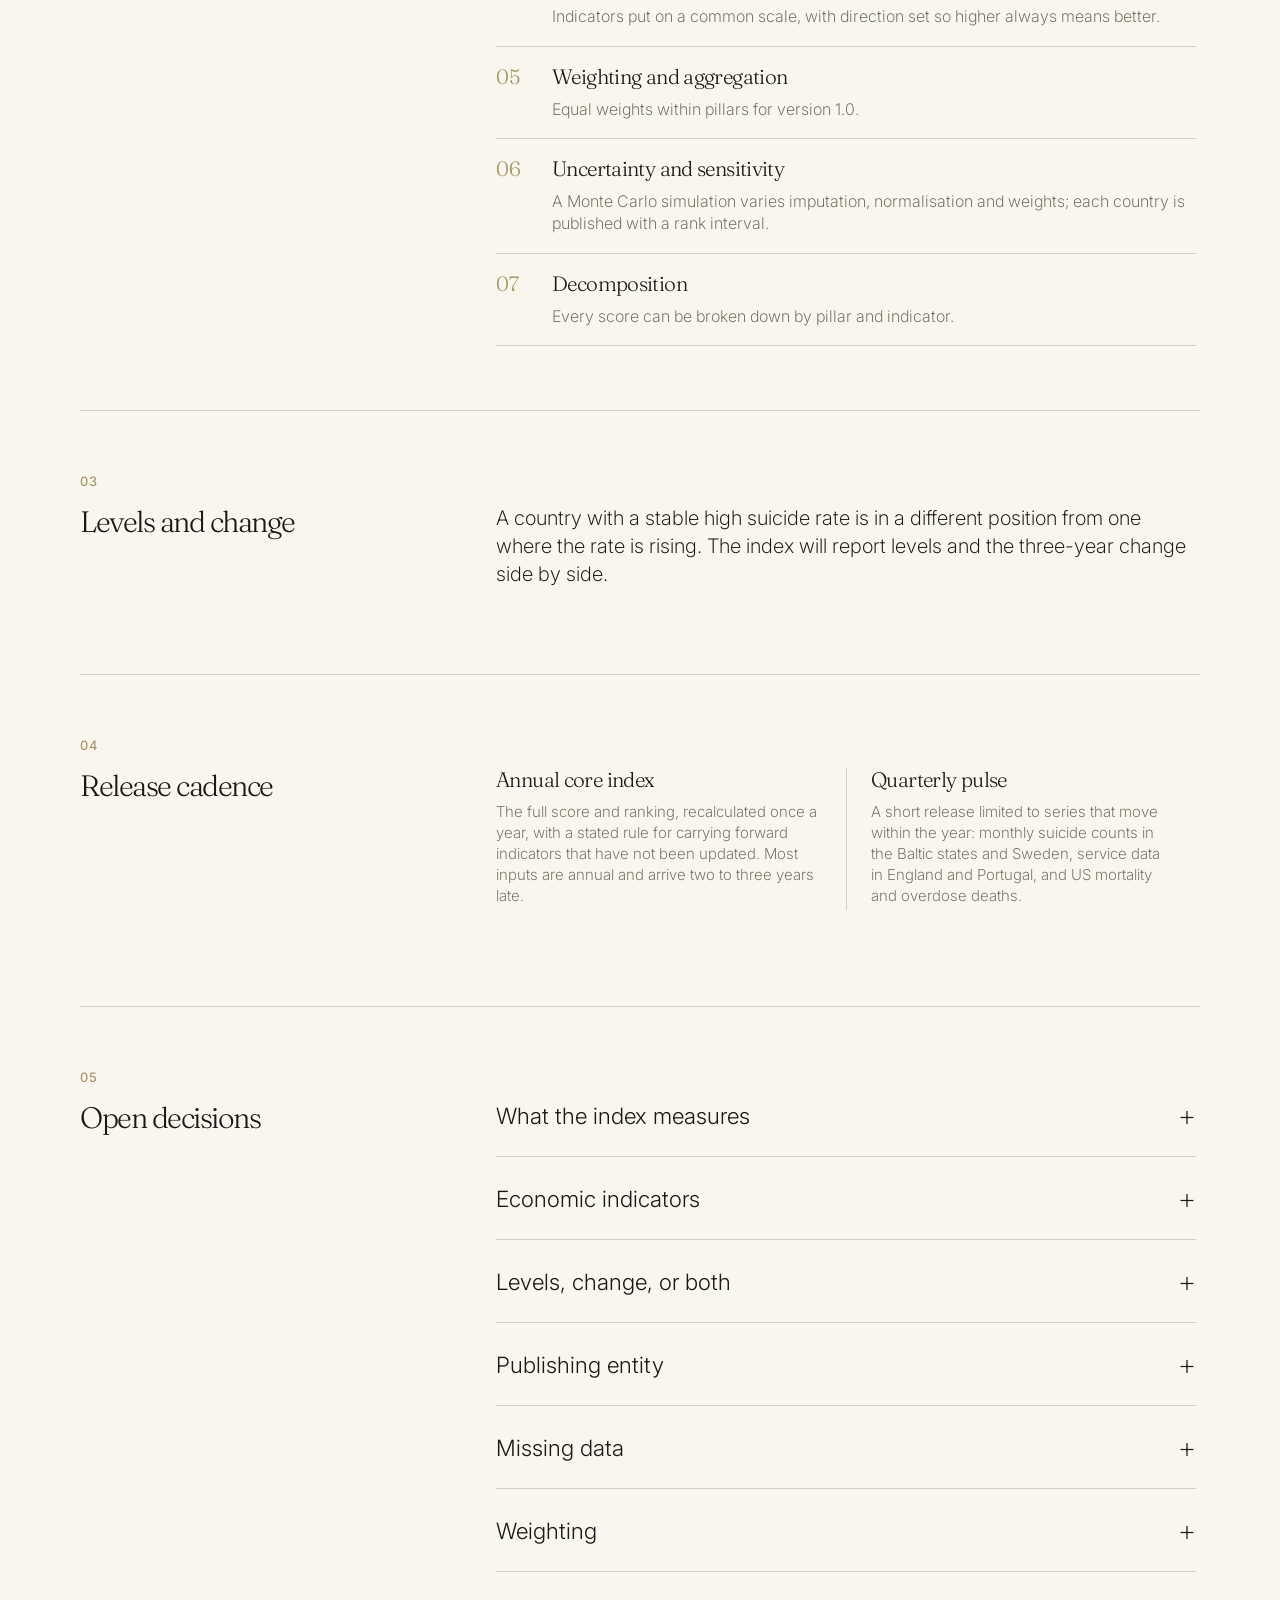
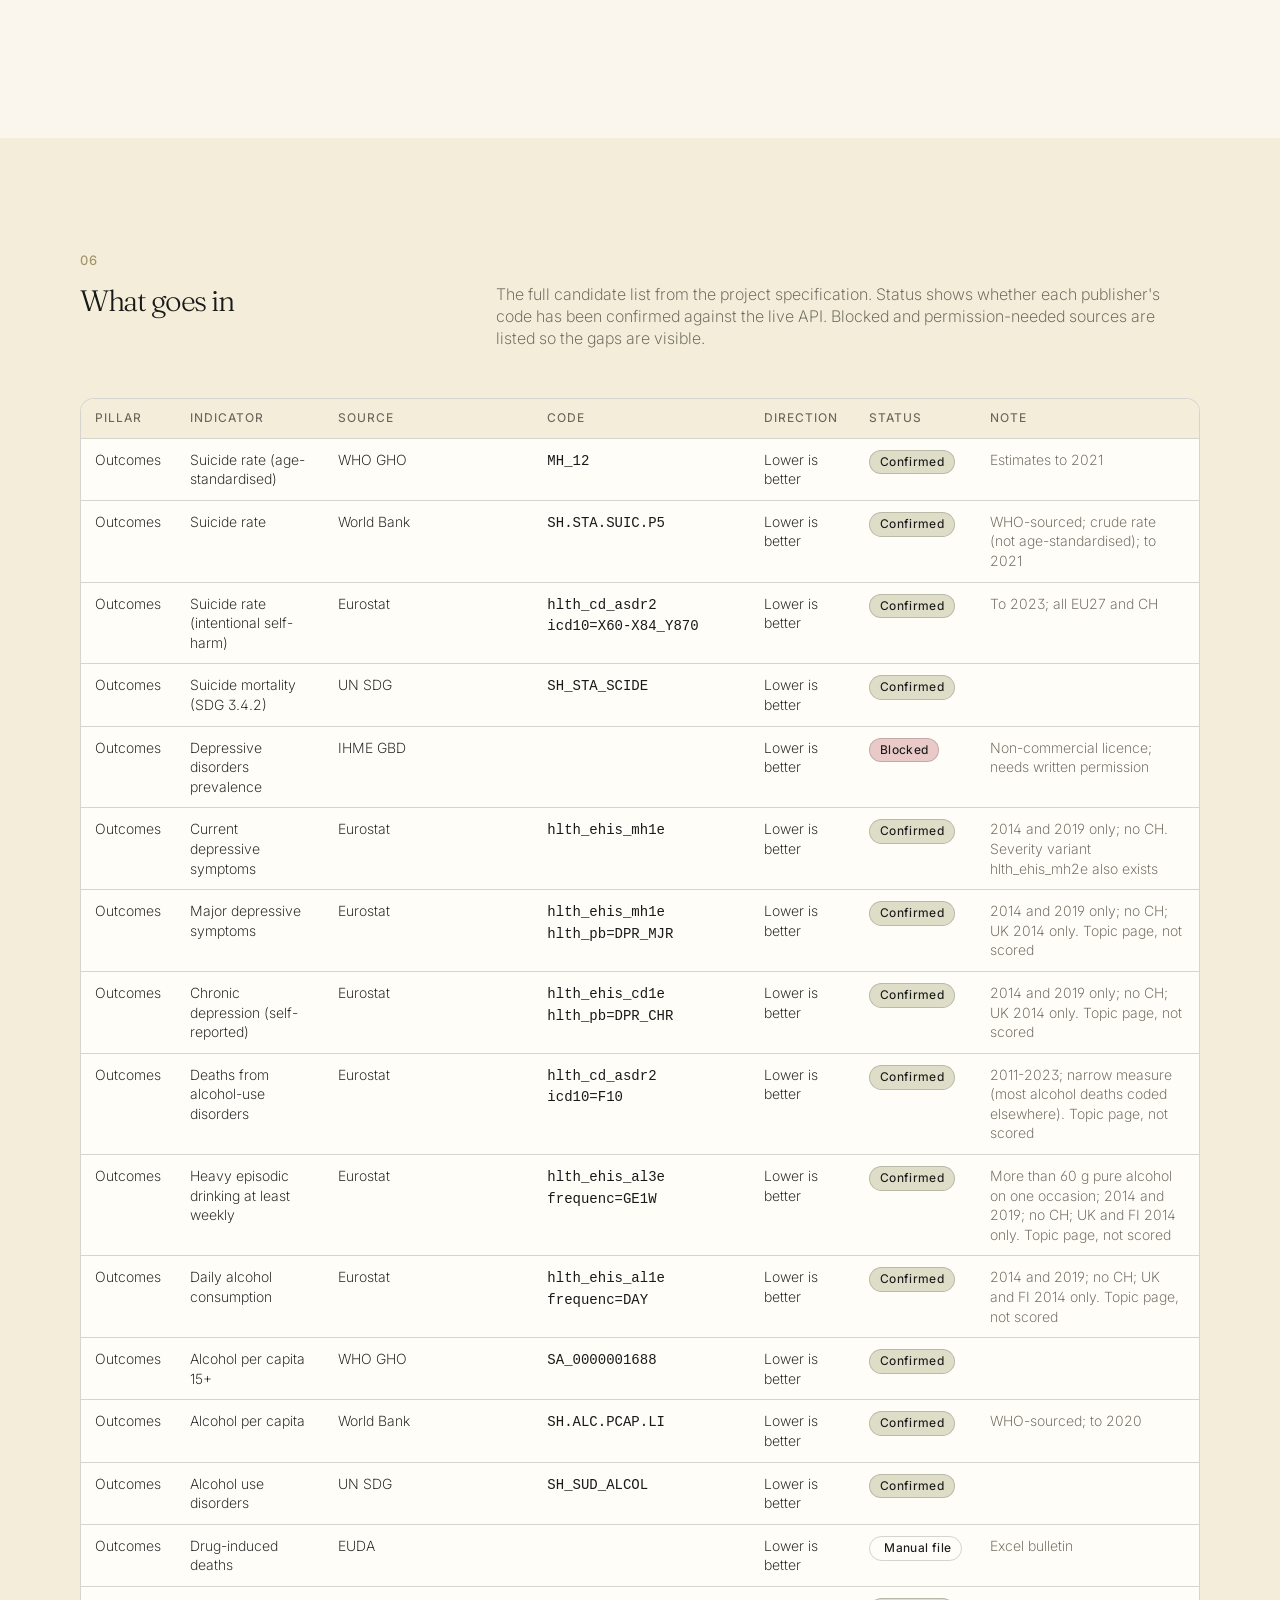
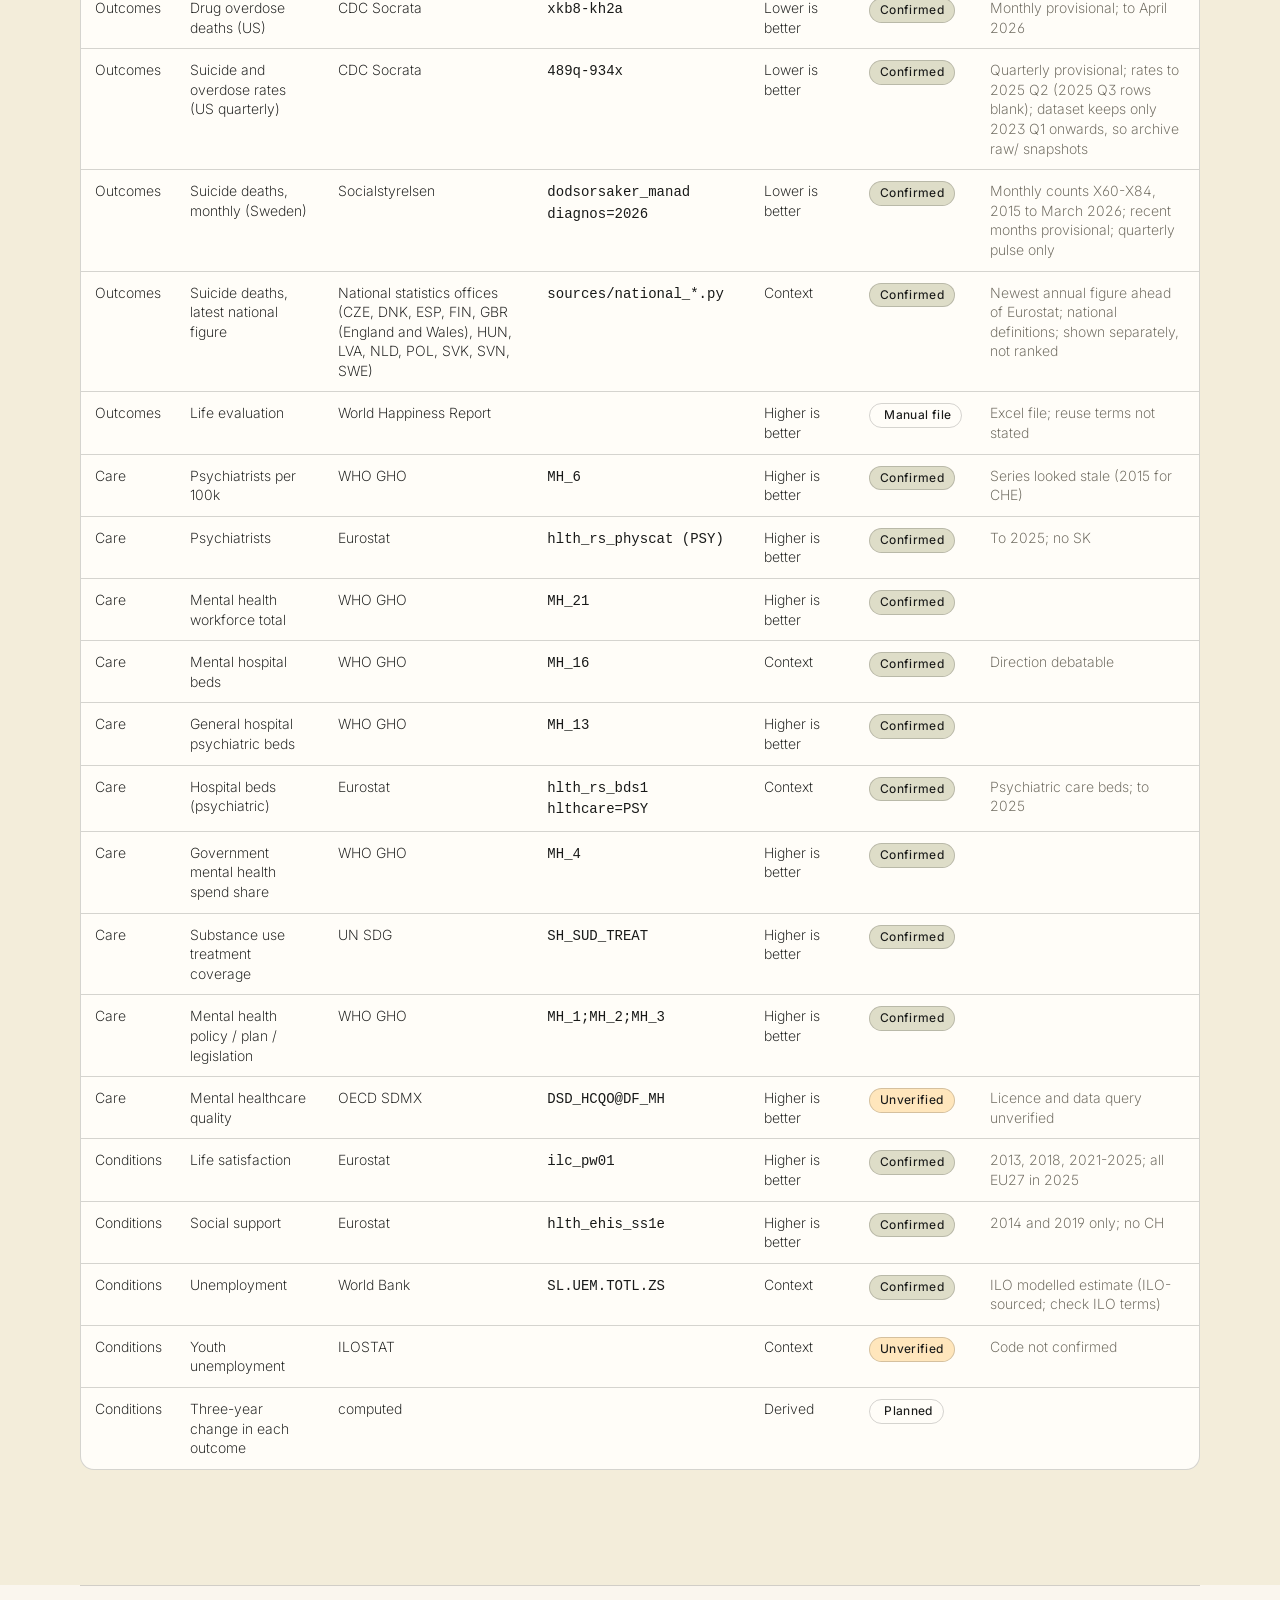
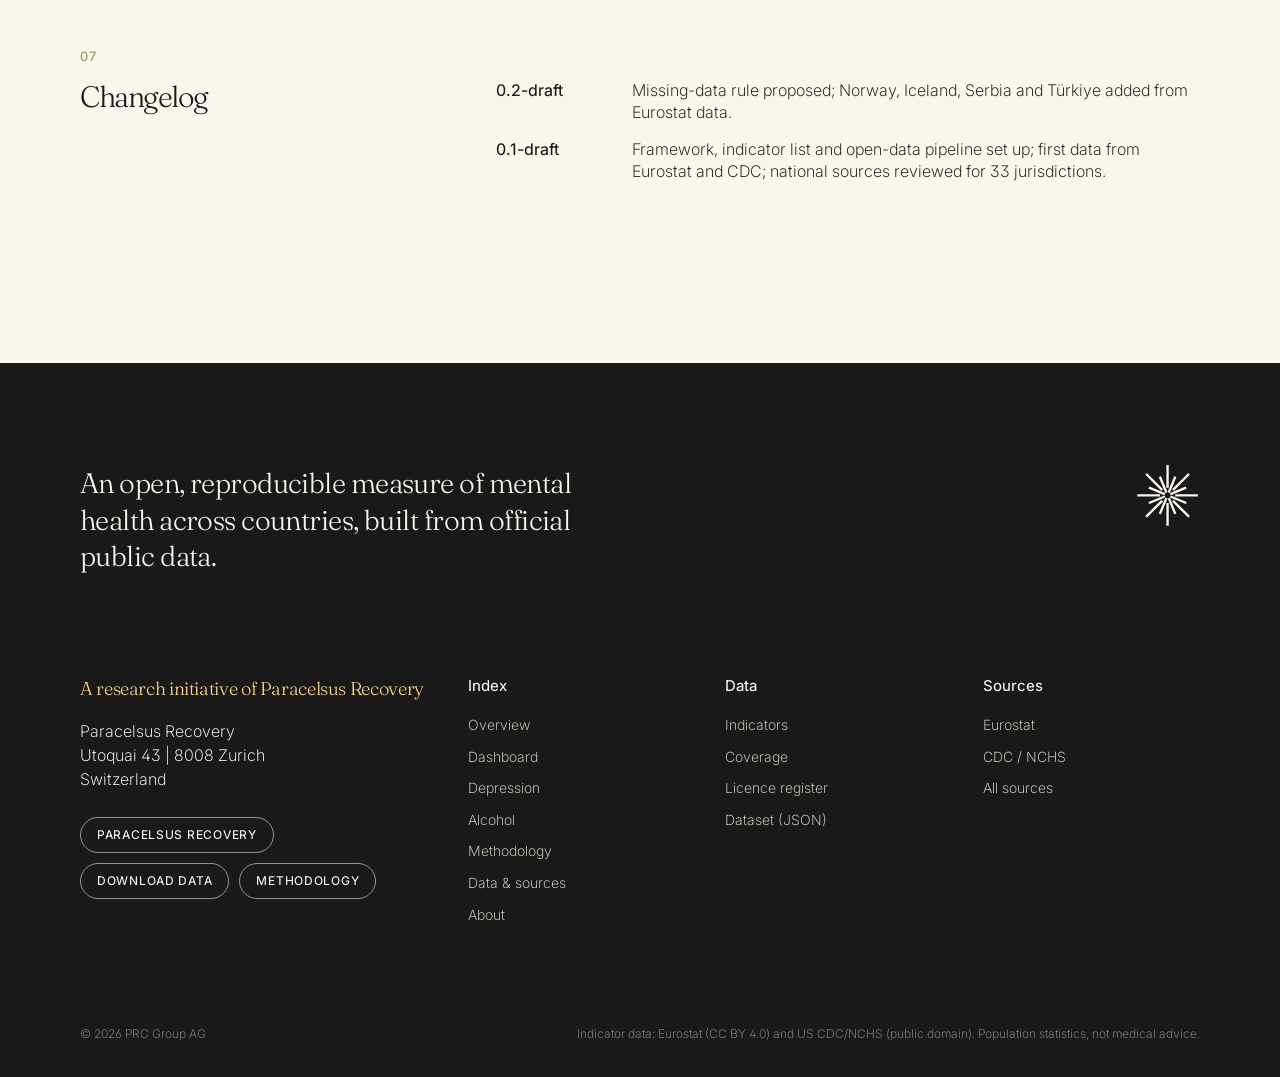
<file: methodology.html>
<!doctype html>
<html lang="en-GB">
<head>
<meta charset="utf-8">
<meta name="viewport" content="width=device-width, initial-scale=1, viewport-fit=cover">
<title>Methodology · Global Mental Health Index</title>
<meta name="description" content="How the Global Mental Health Index is built: framework, indicators, construction steps, cadence and open decisions.">
<link rel="canonical" href="https://mentalgdp.org/methodology.html">
<meta property="og:type" content="website">
<meta property="og:site_name" content="Global Mental Health Index">
<meta property="og:title" content="Methodology · Global Mental Health Index">
<meta property="og:description" content="How the Global Mental Health Index is built: framework, indicators, construction steps, cadence and open decisions.">
<meta property="og:url" content="https://mentalgdp.org/methodology.html">
<meta property="og:image" content="https://mentalgdp.org/assets/og.png">
<meta property="og:image:width" content="1200">
<meta property="og:image:height" content="630">
<meta property="og:image:alt" content="Global Mental Health Index: mental health is the economy's missing number. mentalgdp.org">
<meta name="twitter:card" content="summary_large_image">
<link rel="icon" href="assets/brand/paracelsus-mark.svg" type="image/svg+xml">
<link rel="preconnect" href="https://fonts.googleapis.com"><link rel="preconnect" href="https://fonts.gstatic.com" crossorigin>
<link href="https://fonts.googleapis.com/css2?family=Fraunces:opsz,wght@9..144,300;9..144,400&family=Inter:wght@200..500&display=swap" rel="stylesheet">
<link rel="stylesheet" href="assets/css/site.css">
</head>
<body>
<div id="site-header"></div>

<main>
  <section class="hero">
    <div class="wrap">
      <p class="eyebrow">Methodology <span id="ver"></span></p>
      <h1 style="max-width:14ch">How the index is built</h1>
      <p class="lede">The construction follows the OECD and EU Joint Research Centre handbook on composite indicators. This page sets out the working design; choices marked open are still being decided and will be versioned when settled.</p>
      <p class="note">Draft. No scores have been calculated yet.</p>
    </div>
  </section>

  <div class="wrap doc">
    <section class="doc-sec" id="framework">
      <header class="side"><span class="num">01</span><h2>Framework</h2></header>
      <div class="main">
        <p class="intro">The index asks three questions of each country: how people are doing, whether care is available when they need it, and which conditions shape where the country is heading.</p>
        <div class="trio">
          <div><h3>Outcomes</h3><p>Suicide, depression and anxiety, alcohol and drug harm, life evaluation.</p></div>
          <div><h3>Care</h3><p>Workforce, beds, public spending, treatment coverage, policy and legislation, quality of care.</p></div>
          <div><h3>Conditions</h3><p>Life satisfaction, social support, unemployment, and the three-year change in each outcome.</p></div>
        </div>
        <p>Economic indicators are reported alongside the score as context, not inside it. The index aims to show the effect of mental health on economies, so using economic inputs would make that argument circular.</p>
      </div>
    </section>

    <section class="doc-sec" id="construction">
      <header class="side"><span class="num">02</span><h2>Construction</h2></header>
      <div class="main">
        <ol class="steps">
          <li><h3>Indicator selection</h3><p>Soundness, measurability, coverage and relevance, with proxies documented.</p></li>
          <li><h3>Outliers and missing data</h3><p>Gaps are filled only by the stated rule (see open decisions), every filled value is flagged, and countries below the coverage threshold are not ranked.</p></li>
          <li><h3>Multivariate check</h3><p>Correlations and principal components tested against the framework.</p></li>
          <li><h3>Normalisation</h3><p>Indicators put on a common scale, with direction set so higher always means better.</p></li>
          <li><h3>Weighting and aggregation</h3><p>Equal weights within pillars for version 1.0.</p></li>
          <li><h3>Uncertainty and sensitivity</h3><p>A Monte Carlo simulation varies imputation, normalisation and weights; each country is published with a rank interval.</p></li>
          <li><h3>Decomposition</h3><p>Every score can be broken down by pillar and indicator.</p></li>
        </ol>
      </div>
    </section>

    <section class="doc-sec" id="change">
      <header class="side"><span class="num">03</span><h2>Levels and change</h2></header>
      <div class="main">
        <p class="intro">A country with a stable high suicide rate is in a different position from one where the rate is rising. The index will report levels and the three-year change side by side.</p>
      </div>
    </section>

    <section class="doc-sec" id="cadence">
      <header class="side"><span class="num">04</span><h2>Release cadence</h2></header>
      <div class="main">
        <div class="duo">
          <div><h3>Annual core index</h3><p>The full score and ranking, recalculated once a year, with a stated rule for carrying forward indicators that have not been updated. Most inputs are annual and arrive two to three years late.</p></div>
          <div><h3>Quarterly pulse</h3><p>A short release limited to series that move within the year: monthly suicide counts in the Baltic states and Sweden, service data in England and Portugal, and US mortality and overdose deaths.</p></div>
        </div>
      </div>
    </section>

    <section class="doc-sec" id="open">
      <header class="side"><span class="num">05</span><h2>Open decisions</h2></header>
      <div class="main">
        <div class="rows">
          <details class="row"><summary>What the index measures</summary><div class="body"><p>Mental health, mental illness, or the direction a country is heading. Prevalence and service data describe illness; wellbeing and conditions describe health.</p><p class="default">Working default: all three pillars, reported separately as well as combined.</p></div></details>
          <details class="row"><summary>Economic indicators</summary><div class="body"><p class="default">Working default: a separate context layer, outside the score.</p></div></details>
          <details class="row"><summary>Levels, change, or both</summary><div class="body"><p class="default">Working default: both, side by side.</p></div></details>
          <details class="row"><summary>Publishing entity</summary><div class="body"><p>Some data licences restrict use connected to a commercial enterprise. Whether the index is published by Paracelsus Recovery or by an independent foundation affects which sources can be used. See <a href="data.html#licences">licences</a>.</p></div></details>
          <details class="row"><summary>Missing data</summary><div class="body"><p>A number on the site is always a published number. Where gaps are unavoidable in the score, the proposed rule is, in order:</p><ol class="plain"><li>On the dashboard, a gap stays blank and is labelled; older values are shown with their year.</li><li>In the score, the last observed value is carried forward for up to five years, flagged.</li><li>A gap between two observed years is filled with a straight line, flagged.</li><li>A country is ranked only with at least 70% of the indicators in each pillar; otherwise it is listed as "insufficient data", not ranked low.</li><li>Values estimated from related indicators are used only in the sensitivity analysis, where they widen the country's rank interval.</li></ol><p class="default">Projections: none in the score. Early estimates, the last final rate scaled by the change in provisional monthly counts, only for countries with monthly data, labelled and kept out of rankings.</p></div></details>
          <details class="row"><summary>Weighting</summary><div class="body"><p class="default">Working default: equal weights within pillars for version 1.0, tested by sensitivity analysis. Expert or statistical weights may follow.</p></div></details>
        </div>
      </div>
    </section>
  </div>

  <section class="band">
    <div class="wrap">
      <div class="section-head">
        <header class="side"><span class="num">06</span><h2>What goes in</h2></header>
        <div class="main"><p>The full candidate list from the project specification. Status shows whether each publisher's code has been confirmed against the live API. Blocked and permission-needed sources are listed so the gaps are visible.</p></div>
      </div>
      <div class="table-wrap"><table id="ind-table"></table></div>
    </div>
  </section>

  <div class="wrap doc">
    <section class="doc-sec" id="changelog">
      <header class="side"><span class="num">07</span><h2>Changelog</h2></header>
      <div class="main">
        <ul class="log"><li><strong>0.2-draft</strong><span>Missing-data rule proposed; Norway, Iceland, Serbia and Türkiye added from Eurostat data.</span></li><li><strong>0.1-draft</strong><span>Framework, indicator list and open-data pipeline set up; first data from Eurostat and CDC; national sources reviewed for 33 jurisdictions.</span></li></ul>
      </div>
    </section>
  </div>
</main>

<div id="site-footer"></div>
<script src="assets/js/layout.js"></script>
<script>
fetch("data/site.json").then(r => r.json()).then(d => {
  document.getElementById("ver").textContent = "· version " + d.methodology_version;
  const dir = { lower_better: "Lower is better", higher_better: "Higher is better", context: "Context", derived: "Derived" };
  const tag = s => ({ confirmed: '<span class="tag ok">Confirmed</span>', UNVERIFIED: '<span class="tag warn">Unverified</span>',
    blocked: '<span class="tag stop">Blocked</span>', manual: '<span class="tag plain">Manual file</span>', planned: '<span class="tag plain">Planned</span>' }[s] || s);
  const esc = s => (s || "").replace(/[&<>]/g, c => ({ "&": "&amp;", "<": "&lt;", ">": "&gt;" }[c]));
  const rows = d.spec.indicators.map(i => `<tr><td>${esc(i.pillar[0].toUpperCase() + i.pillar.slice(1))}</td><td>${esc(i.indicator)}</td><td>${esc(i.source)}</td><td><code>${esc(i.code)}</code></td><td>${dir[i.direction] || esc(i.direction)}</td><td>${tag(i.status)}</td><td class="muted">${esc(i.note)}</td></tr>`).join("");
  document.getElementById("ind-table").innerHTML = `<thead><tr><th>Pillar</th><th>Indicator</th><th>Source</th><th>Code</th><th>Direction</th><th>Status</th><th>Note</th></tr></thead><tbody>${rows}</tbody>`;
});
</script>
</body>
</html>
</file>
<file: assets/css/site.css>
/* Global Mental Health Index: site styles.
   Brand layer follows paracelsus-recovery.com (tokens from its theme, October 2026).
   Brand faces are Reckless Neue and TWK Lausanne (licensed); open fallbacks Fraunces and Inter load from Google Fonts.
   To rebrand, change the tokens in :root and the two font stacks. Nothing else depends on the brand.

   Brand fonts: paracelsus-recovery.com self-hosts them but sends no CORS header, so other domains cannot load them,
   and the files are licensed, so they must not be copied into the public site repo. Once the licence covers
   mentalgdp.org and the font server allows it (Access-Control-Allow-Origin: https://mentalgdp.org), uncomment:

   @font-face { font-family: "Reckless Neue"; font-weight: 300; font-display: swap;
     src: url("https://paracelsus-recovery.com/wp-content/themes/pegasus/assets/fonts/reckless-neue/RecklessNeue-Regular.woff2") format("woff2"); }
   @font-face { font-family: "TWK Lausanne Pan"; font-weight: 250; font-display: swap;
     src: url("https://paracelsus-recovery.com/wp-content/themes/pegasus/assets/fonts/lausanne-pan/TWKLausannePan-250.woff2") format("woff2"); }
   @font-face { font-family: "TWK Lausanne Pan"; font-weight: 300; font-display: swap;
     src: url("https://paracelsus-recovery.com/wp-content/themes/pegasus/assets/fonts/lausanne-pan/TWKLausannePan-300.woff2") format("woff2"); }
   @font-face { font-family: "TWK Lausanne Pan"; font-weight: 450; font-display: swap;
     src: url("https://paracelsus-recovery.com/wp-content/themes/pegasus/assets/fonts/lausanne-pan/TWKLausannePan-450.woff2") format("woff2"); } */

:root {
  color-scheme: light;
  /* brand tokens */
  --ink: #181918;          /* dark-01 */
  --ink-2: #6A665B;        /* dark-02: eyebrows, secondary text */
  --ink-3: #888479;        /* dark: muted */
  --paper: #FAF6EE;        /* pale-01: page */
  --paper-2: #F3EDDA;      /* pale-02: bands */
  --paper-3: #E8D7B9;      /* pale-03 */
  --sand: #C5BEAA;         /* mid */
  --bronze: #A29265;       /* mid-02 */
  --olive: #576A28;        /* green-02 */
  --sage: #C8C9A9;         /* green-01 */
  --amber: #FFD48B;        /* yellow-02 */
  --cream-hi: #FFE9C0;     /* yellow-01 */
  --line: rgba(24, 25, 24, 0.18);
  --card: #FFFDF8;

  /* chart roles (validated: dataviz validator, all-pairs, light on #FAF6EE / dark on #181918) */
  --series-1: #5C7A0E;
  --series-2: #3B5FC9;
  --series-3: #C4497F;
  --bar-rest: #C5BEAA;
  --grid: #E6E0D0;
  --axis: #C5BEAA;
  --ref: #6A665B;
  --good: #0ca30c;   /* status: moved up (always paired with ▲ and a number) */
  --bad: #d03b3b;    /* status: moved down (always paired with ▼ and a number) */

  --serif: "Reckless Neue", "Fraunces", Georgia, "Times New Roman", serif;
  --sans: "TWK Lausanne Pan", "TWK Lausanne", "Inter", system-ui, -apple-system, "Segoe UI", sans-serif;
  --wrap: 1200px;
  --gutter: clamp(16px, 4vw, 40px);
}

@media (prefers-color-scheme: dark) {
  :root:not([data-theme="light"]) {
    color-scheme: dark;
    --ink: #FAF6EE; --ink-2: #C5BEAA; --ink-3: #A39F93;
    --paper: #181918; --paper-2: #222320; --paper-3: #2C2D29; --card: #1F201E;
    --line: rgba(250, 246, 238, 0.16);
    --series-1: #7A9724; --series-2: #5584E0; --series-3: #D3609C;
    --bar-rest: #55524A; --grid: #2C2D29; --axis: #4A4943; --ref: #C5BEAA;
  }
}
:root[data-theme="dark"] {
  color-scheme: dark;
  --ink: #FAF6EE; --ink-2: #C5BEAA; --ink-3: #A39F93;
  --paper: #181918; --paper-2: #222320; --paper-3: #2C2D29; --card: #1F201E;
  --line: rgba(250, 246, 238, 0.16);
  --series-1: #7A9724; --series-2: #5584E0; --series-3: #D3609C;
  --bar-rest: #55524A; --grid: #2C2D29; --axis: #4A4943; --ref: #C5BEAA;
}

* { box-sizing: border-box; }
html { -webkit-text-size-adjust: 100%; }
body {
  margin: 0; background: var(--paper); color: var(--ink);
  font: 250 16px/1.4 var(--sans); font-feature-settings: "ss01";
}
img, svg { max-width: 100%; }
a { color: inherit; text-decoration-thickness: 1px; text-underline-offset: 3px; }
a:hover { text-decoration-color: var(--bronze); }
:focus-visible { outline: 2px solid var(--series-2); outline-offset: 3px; border-radius: 4px; }

.wrap { max-width: var(--wrap); margin: 0 auto; padding-inline: var(--gutter); }
.narrow > * { max-width: 760px; }            /* reading column, left edge aligned with the page */
.narrow.center { text-align: center; }
.narrow.center > * { margin-inline: auto; }

/* type */
h1, h2, h3, .display { font-family: var(--serif); font-weight: 300; letter-spacing: -0.05em; line-height: 1.2; margin: 0; }
h1 { font-size: clamp(2.4rem, 4.3vw, 3.8125rem); }   /* 61px at desktop, as paracelsus-recovery.com */
h2 { font-size: clamp(1.75rem, 2.75vw, 2.4375rem); }  /* 39px */
h3 { font-size: clamp(1.35rem, 2vw, 1.65rem); letter-spacing: -0.03em; }
p { margin: 0 0 1em; }
.lede { font-size: clamp(1.1rem, 1.4vw, 1.25rem); font-weight: 250; line-height: 1.4; color: var(--ink); max-width: 46ch; }
.eyebrow {
  font: 450 13px/1.2 var(--sans); letter-spacing: 0.1em; text-transform: uppercase; color: var(--ink-2); margin: 0 0 18px;
}
.muted { color: var(--ink-2); }
.small { font-size: 14px; }
.num { font-variant-numeric: tabular-nums; }

/* header */
.site-header {
  position: sticky; top: env(safe-area-inset-top, 0px); z-index: 20;
  background: color-mix(in srgb, var(--paper) 92%, transparent); backdrop-filter: blur(10px);
  border-bottom: 1px solid var(--line);
}
.site-header .wrap { display: grid; grid-template-columns: auto 1fr auto; gap: 32px; align-items: center; height: 76px; }
.brand { display: flex; align-items: center; gap: 12px; text-decoration: none; order: -1; }
.brand svg { width: 30px; height: auto; color: var(--ink); }
.brand span { font: 300 1.2rem/1 var(--serif); letter-spacing: -0.03em; white-space: nowrap; }
.nav { display: flex; gap: 24px; justify-self: center; }
.nav a { font: 450 13px/1 var(--sans); letter-spacing: 0.1em; text-transform: uppercase; text-decoration: none; color: var(--ink-2); padding: 8px 0; white-space: nowrap; border-bottom: 1px solid transparent; }
.nav a:hover, .nav a[aria-current="page"] { color: var(--ink); border-bottom-color: var(--ink); }
.header-cta { justify-self: end; white-space: nowrap; }
@media (max-width: 1360px) { .site-header .header-cta { display: none; } }   /* seven nav items leave no room for it */
.menu-btn { display: none; background: none; border: 0; padding: 8px; color: var(--ink); cursor: pointer; }

.btn {
  display: inline-flex; align-items: center; gap: 10px; border-radius: 999px; padding: 15px 24px;
  font: 450 13px/1 var(--sans); letter-spacing: 0.05em; text-transform: uppercase; text-decoration: none;
  background: var(--ink); color: var(--paper); border: 1px solid var(--ink); cursor: pointer; transition: background .2s, color .2s;
}
.btn:hover { background: transparent; color: var(--ink); }
.btn.ghost { background: transparent; color: var(--ink); }
.btn.ghost:hover { background: var(--ink); color: var(--paper); }
.btn .arrow { width: 22px; height: 22px; border: 1px solid currentColor; border-radius: 50%; display: grid; place-items: center; font-size: 12px; }

@media (max-width: 1120px) {
  .site-header .wrap { grid-template-columns: auto 1fr auto; }
  .brand span { font-size: 1.05rem; }
  .menu-btn { display: block; order: 3; }
  .header-cta { display: none; }
  .nav { display: none; position: absolute; top: 76px; left: 0; right: 0; flex-direction: column; gap: 0; background: var(--paper); border-bottom: 1px solid var(--line); padding: 8px var(--gutter) 16px; }
  .nav.open { display: flex; }
  .nav a { padding: 16px 0; border-bottom: 1px solid var(--line); }
}

/* status banner */
.status { background: var(--cream-hi); color: #181918; font-size: 14px; }
.status .wrap { padding-block: 10px; display: flex; gap: 10px; align-items: baseline; flex-wrap: wrap; }
.status strong { font-weight: 450; letter-spacing: 0.08em; text-transform: uppercase; font-size: 12px; }
@media (prefers-color-scheme: dark) { :root:not([data-theme="light"]) .status { background: #3A3221; color: #FAF6EE; } }
:root[data-theme="dark"] .status { background: #3A3221; color: #FAF6EE; }

/* sections */
section { padding-block: clamp(56px, 9vw, 120px); }
/* sections are separated by spacing and the alternating .band background, not rules */
section.follow { padding-top: clamp(8px, 2vw, 24px); }
.band { background: var(--paper-2); }
.hero { padding-block: clamp(64px, 11vw, 150px) clamp(48px, 7vw, 90px); }
.hero h1 { max-width: 15ch; margin-bottom: 28px; }
.hero-home .wrap { position: relative; }
.hero-mark { position: absolute; right: var(--gutter); top: 50%; width: min(34vw, 420px); transform: translateY(-50%); opacity: .14; pointer-events: none; }
@media (prefers-color-scheme: dark) { :root:not([data-theme="light"]) .hero-mark { filter: invert(1); } }
:root[data-theme="dark"] .hero-mark { filter: invert(1); }
@media (max-width: 800px) { .hero-mark { display: none; } }
.hero-home .wrap { display: grid; grid-template-columns: minmax(0, 5fr) minmax(0, 6fr); gap: clamp(32px, 5vw, 80px); align-items: center; }
.hero-home h1 { font-size: clamp(2.3rem, 3.7vw, 3.5rem); max-width: 13ch; }
.trend-card { margin: 0; background: var(--card); border: 1px solid var(--line); border-radius: 22px; padding: clamp(18px, 2.4vw, 28px); }
.trend-head { display: flex; justify-content: space-between; gap: 12px 16px; align-items: flex-start; flex-wrap: wrap; }
.trend-head h2 { font-size: 1.45rem; letter-spacing: -0.03em; margin-bottom: 4px; }
.trend-head p { margin: 0; }
.trend-head select { max-width: 230px; }
.trend-stats { display: flex; flex-wrap: wrap; gap: 12px 32px; margin: 20px 0 8px; }
.trend-stats > div { display: grid; grid-template-columns: auto auto; column-gap: 10px; align-items: baseline; }
.trend-stats i { width: 14px; height: 3px; border-radius: 2px; background: var(--c); align-self: center; }
.trend-stats i.dash { background: repeating-linear-gradient(90deg, var(--c) 0 4px, transparent 4px 7px); }
.trend-stats .v { font: 300 2rem/1 var(--serif); letter-spacing: -0.04em; }
.trend-stats .l { grid-column: 2; font-size: 13px; color: var(--ink-2); margin-top: 4px; }
.trend-card .footnote { display: block; margin-top: 6px; }
.legend .footnote { flex-basis: 100%; }
.source-line { font-size: 12px; line-height: 1.45; }
@media (max-width: 980px) { .hero-home .wrap { grid-template-columns: 1fr; } }
.hero .actions { display: flex; gap: 12px; flex-wrap: wrap; margin-top: 36px; }
/* section header: same grid as the editorial pages (number and heading left, text right); content follows full width */
.section-head { display: grid; grid-template-columns: minmax(0, 4fr) minmax(0, 8fr); gap: clamp(24px, 5vw, 96px); align-items: start; margin-bottom: clamp(32px, 4vw, 48px); }
.section-head .main { max-width: 700px; padding-top: 29px; }
.section-head .main > p { margin: 0 0 1em; color: var(--ink-2); }
.section-head .main > p.intro { color: var(--ink); font-size: 1.25rem; line-height: 1.4; }
.section-head .main > :last-child { margin-bottom: 0; }
/* content that should sit in the text column, under a section header */
.offset { display: grid; grid-template-columns: minmax(0, 4fr) minmax(0, 8fr); column-gap: clamp(24px, 5vw, 96px); }
.offset > * { grid-column: 2; }
@media (max-width: 860px) { .section-head, .offset { grid-template-columns: 1fr; gap: 16px; } .offset > * { grid-column: 1; } .section-head .main, .doc-sec .main { padding-top: 0; } }

.grid-3 { display: grid; grid-template-columns: repeat(3, minmax(0, 1fr)); gap: 0; border-top: 1px solid var(--line); }
.grid-3 > * { padding: 32px 28px 8px 0; }
.grid-3 > * + * { border-left: 1px solid var(--line); padding-left: 28px; }
@media (max-width: 800px) { .grid-3 { grid-template-columns: 1fr; } .grid-3 > * + * { border-left: 0; border-top: 1px solid var(--line); padding-left: 0; } }

.stats { display: grid; grid-template-columns: repeat(4, minmax(0, 1fr)); gap: 16px; }
.stat { background: var(--card); border: 1px solid var(--line); border-radius: 18px; padding: 24px; }
.stat .v { font: 300 clamp(2.2rem, 4vw, 3rem)/1 var(--serif); letter-spacing: -0.04em; display: block; margin-bottom: 10px; }
.stat .l { font-size: 14px; color: var(--ink-2); }
@media (max-width: 900px) { .stats { grid-template-columns: repeat(2, minmax(0, 1fr)); } }

/* accordion rows (Paracelsus "+" list) */
.rows { border-top: 1px solid var(--line); }
details.row { border-bottom: 1px solid var(--line); }
details.row summary { list-style: none; cursor: pointer; display: flex; justify-content: space-between; align-items: center; gap: 16px; padding: 26px 0; font: 300 clamp(1.15rem, 2vw, 1.4rem)/1.3 var(--sans); }
details.row summary::-webkit-details-marker { display: none; }
details.row summary::after { content: "+"; font-weight: 200; font-size: 30px; line-height: 1; color: var(--ink); transition: transform .2s; }
details.row[open] summary::after { transform: rotate(45deg); }
details.row .body { padding: 0 0 28px; max-width: 760px; color: var(--ink); }

/* tables */
.table-wrap { overflow-x: auto; border: 1px solid var(--line); border-radius: 14px; background: var(--card); }
table { border-collapse: collapse; width: 100%; font-size: 14px; }
th, td { text-align: left; padding: 11px 14px; border-bottom: 1px solid var(--line); vertical-align: top; }
th { font-weight: 450; font-size: 12px; letter-spacing: 0.08em; text-transform: uppercase; color: var(--ink-2); background: var(--paper-2); position: sticky; top: 0; }
tr:last-child td { border-bottom: 0; }
td.n, th.n { text-align: right; font-variant-numeric: tabular-nums; }
.tag { display: inline-block; padding: 3px 10px; border-radius: 999px; font-size: 12px; font-weight: 450; letter-spacing: 0.03em; white-space: nowrap; border: 1px solid var(--line); }
.tag.ok { background: color-mix(in srgb, var(--sage) 60%, transparent); }
.tag.warn { background: color-mix(in srgb, var(--amber) 55%, transparent); }
.tag.stop { background: color-mix(in srgb, #D9A0A0 55%, transparent); }
.tag.plain { background: transparent; }

.prose h2 { margin: 56px 0 18px; }
.prose h3 { margin: 36px 0 12px; }
.prose ol, .prose ul { padding-left: 1.2em; }
.prose li { margin-bottom: 8px; }
.callout { border-left: 2px solid var(--bronze); padding: 4px 0 4px 20px; margin: 28px 0; color: var(--ink); }

/* editorial page layout: numbered heading on the left (stays in view), text on the right */
.doc { padding-bottom: clamp(56px, 8vw, 110px); }
.doc-sec { display: grid; grid-template-columns: minmax(0, 4fr) minmax(0, 8fr); gap: clamp(24px, 5vw, 96px);
  padding-block: clamp(40px, 5vw, 72px); border-top: 1px solid var(--line); }
.doc-sec .side { position: sticky; top: 108px; align-self: start; }
.num, .doc-sec .num { display: block; font: 450 13px/1 var(--sans); letter-spacing: 0.1em; color: var(--bronze); margin-bottom: 16px; }
.doc-sec h2, .section-head h2 { font-size: clamp(1.6rem, 2.3vw, 2.1rem); }
.doc-sec .main { max-width: 700px; padding-top: 29px; }   /* first line level with the heading, below the number */
.doc-sec .main > :first-child { margin-top: 0; }
.doc-sec .main > p { margin: 0 0 1.1em; }
.doc-sec h3 { font-size: 1.3rem; letter-spacing: -0.03em; margin: 0 0 8px; }
.doc-sec .intro { font-size: 1.25rem; line-height: 1.4; }
.trio, .duo { display: grid; gap: 0; margin: 28px 0 32px; border-top: 1px solid var(--line); }
.trio { grid-template-columns: repeat(3, minmax(0, 1fr)); }
.duo { grid-template-columns: repeat(2, minmax(0, 1fr)); margin-top: 0; }
.trio > div, .duo > div { padding: 22px 24px 4px 0; }
.trio > div + div, .duo > div + div { padding-left: 24px; border-left: 1px solid var(--line); }
.trio p, .duo p { color: var(--ink-2); font-size: 15px; margin: 0; }
.steps { list-style: none; margin: 0; padding: 0; counter-reset: step; }
.steps li { counter-increment: step; display: grid; grid-template-columns: 56px minmax(0, 1fr); padding: 18px 0; border-bottom: 1px solid var(--line); }
.steps li:first-child { padding-top: 0; }
.steps li::before { content: counter(step, decimal-leading-zero); font: 300 1.3rem/1.2 var(--serif); color: var(--bronze); }
.steps h3 { grid-column: 2; }
.steps p { grid-column: 2; margin: 0; color: var(--ink-2); }
.doc .rows { border-top: 0; }
.doc-sec .main > .duo:first-child, .doc-sec .main > .trio:first-child { border-top: 0; margin-top: 0; }
.doc-sec .main > .duo:first-child > div, .doc-sec .main > .trio:first-child > div { padding-top: 0; }
.doc details.row:first-child summary { padding-top: 0; }
.default { color: var(--ink-2); font-size: 15px; }
.plain { padding-left: 1.2em; margin: 0 0 1em; }
.plain li { margin-bottom: 6px; }
.grid-2 { display: grid; grid-template-columns: repeat(2, minmax(0, 1fr)); column-gap: 32px; margin-top: 28px; border-top: 1px solid var(--line); }
.grid-2 > div { padding: 22px 0 18px; border-bottom: 1px solid var(--line); }
.grid-2 p { color: var(--ink-2); font-size: 15px; margin: 0; }
.phases li::before { content: attr(data-label); font: 450 12px/1.9 var(--sans); letter-spacing: 0.1em; text-transform: uppercase; color: var(--bronze); }
.phases li { grid-template-columns: 80px minmax(0, 1fr); }
@media (max-width: 860px) { .grid-2 { grid-template-columns: 1fr; } }
.log { list-style: none; padding: 0; margin: 0; }
.log li { display: grid; grid-template-columns: 120px minmax(0, 1fr); gap: 16px; padding: 0 0 14px; }
.log strong { font-weight: 450; }
.hero .note { display: inline-block; margin-top: 8px; padding: 7px 14px; border: 1px solid var(--line); border-radius: 999px; font-size: 13px; color: var(--ink-2); }
@media (max-width: 860px) {
  .doc-sec { grid-template-columns: 1fr; gap: 18px; }
  .doc-sec .side { position: static; }
  .trio, .duo { grid-template-columns: 1fr; }
  .trio > div + div, .duo > div + div { padding-left: 0; border-left: 0; border-top: 1px solid var(--line); }
  .log li { grid-template-columns: 1fr; gap: 4px; }
}


/* indicator tabs (overview): an editorial list beside the chart */
.positions { display: grid; grid-template-columns: minmax(0, 4fr) minmax(0, 8fr); gap: clamp(24px, 5vw, 96px); align-items: start; }
.ind-tabs { position: sticky; top: 100px; display: flex; flex-direction: column; }
.tab-group { font: 450 11px/1 var(--sans); letter-spacing: 0.1em; text-transform: uppercase; color: var(--bronze); margin: 22px 0 8px; }
.tab-group:first-child { margin-top: 0; }
.ind-tab { all: unset; box-sizing: border-box; display: block; cursor: pointer; padding: 12px 0 12px 16px; border-top: 1px solid var(--line);
  box-shadow: inset 2px 0 transparent; transition: box-shadow .15s, color .15s; color: var(--ink-2); }
.ind-tab .t { display: block; font: 300 1.15rem/1.25 var(--serif); letter-spacing: -0.02em; }
.ind-tab .m { display: block; font-size: 12px; color: var(--ink-3); margin-top: 3px; }
.ind-tab:hover { color: var(--ink); }
.ind-tab[aria-selected="true"] { color: var(--ink); box-shadow: inset 2px 0 var(--bronze); }
.ind-tab:focus-visible { outline: 2px solid var(--series-2); outline-offset: 2px; }
/* indicator pills (dashboard): one row */
.field-wide { flex-basis: 100%; }
.ind-pills { display: flex; flex-wrap: wrap; gap: 8px; }
.ind-pills .ind-tab { padding: 10px 16px; border: 1px solid var(--line); border-radius: 999px; background: var(--card); box-shadow: none; }
.ind-pills .ind-tab .t { font: 400 14px/1 var(--sans); letter-spacing: 0; }
.ind-pills .ind-tab[aria-selected="true"] { background: var(--ink); color: var(--paper); border-color: var(--ink); box-shadow: none; }
/* dashboard: right column stays in view beside the long bar chart */
.two-col { align-items: start; }
.stack { position: sticky; top: 96px; display: grid; gap: 20px; }
.stack .panel + .panel { margin-top: 0; }
.cmp-cards { display: grid; grid-template-columns: repeat(auto-fit, minmax(140px, 1fr)); gap: 0; border-top: 1px solid var(--line); }
.cmp-card { padding: 16px 16px 4px 0; }
.cmp-card + .cmp-card { padding-left: 16px; border-left: 1px solid var(--line); }
.cmp-card i { display: block; width: 14px; height: 3px; border-radius: 2px; background: var(--c); margin-bottom: 10px; }
.cmp-card .n { font-weight: 450; font-size: 14px; }
.cmp-card .v { font: 300 2rem/1.1 var(--serif); letter-spacing: -0.04em; margin-top: 6px; }
.cmp-card .l, .cmp-card .d { font-size: 12.5px; color: var(--ink-2); margin-top: 4px; }
.cmp-card .d.up { color: var(--good); }
.cmp-card .d.down { color: var(--bad); }
/* country caveats folded into one toggle */
details.notes { margin-top: 14px; font-size: 13px; color: var(--ink-2); border-top: 1px solid var(--line); padding-top: 10px; }
details.notes summary { cursor: pointer; list-style: none; }
details.notes summary::before { content: "* "; color: var(--bronze); }
details.notes summary::-webkit-details-marker { display: none; }
details.notes ul { margin: 10px 0 0; padding-left: 1.1em; }
details.notes li { margin-bottom: 8px; }
@media (max-width: 980px) {
  .positions { grid-template-columns: 1fr; }
  .ind-tabs { position: static; flex-direction: row; overflow-x: auto; gap: 8px; padding-bottom: 4px; }
  .ind-tabs .tab-group { display: none; }
  .ind-tabs .ind-tab { flex: none; border: 1px solid var(--line); border-radius: 999px; padding: 9px 14px; box-shadow: none; }
  .ind-tabs .ind-tab .t { font: 400 14px/1 var(--sans); }
  .ind-tabs .ind-tab .m { display: none; }
  .ind-tabs .ind-tab[aria-selected="true"] { background: var(--ink); color: var(--paper); }
  .stack { position: static; }
}

/* footer */
.site-footer { background: #181918; color: #FAF6EE; padding-block: clamp(64px, 8vw, 110px) 36px; }
.site-footer a { color: #FAF6EE; text-decoration: none; }
.site-footer a:hover { color: #FFD48B; }
.site-footer .statement { display: flex; justify-content: space-between; align-items: flex-start; gap: 32px; margin-bottom: clamp(56px, 8vw, 110px); }
.site-footer .statement p { font: 300 clamp(1.35rem, 2.2vw, 1.75rem)/1.3 var(--serif); letter-spacing: -0.02em; max-width: 30ch; margin: 0; }
.site-footer .statement svg { width: 64px; height: auto; color: #FAF6EE; flex: none; }
.site-footer .cols { display: grid; grid-template-columns: minmax(0, 1.6fr) repeat(3, minmax(0, 1fr)); gap: 40px; }
.site-footer .lead { font: 300 1.15rem/1.3 var(--serif); letter-spacing: -0.02em; color: #FFD48B; margin: 0 0 18px; }
.site-footer address { font-style: normal; line-height: 1.5; margin: 0 0 26px; }
.site-footer .pills { gap: 10px; }
.site-footer .pills a { font: 450 12px/1 var(--sans); letter-spacing: 0.06em; text-transform: uppercase; border: 1px solid rgba(250, 246, 238, 0.55); border-radius: 999px; padding: 11px 16px; }
.site-footer .pills a:hover { border-color: #FFD48B; }
.site-footer h4 { font: 450 15px/1.2 var(--sans); color: #FAF6EE; margin: 0 0 20px; }
.site-footer ul { list-style: none; margin: 0; padding: 0; }
.site-footer li { margin-bottom: 12px; font-size: 14px; }
.site-footer li a { color: #D9D3C4; }
.site-footer .legal { margin-top: clamp(56px, 7vw, 90px); font-size: 12px; color: #8F8B80; display: flex; justify-content: space-between; gap: 16px; flex-wrap: wrap; }
@media (max-width: 900px) { .site-footer .cols { grid-template-columns: 1fr 1fr; } .site-footer .cols > :first-child { grid-column: 1 / -1; } }
@media (max-width: 520px) { .site-footer .cols { grid-template-columns: 1fr; } .site-footer .statement svg { width: 44px; } }

/* dashboard */
.controls { display: flex; flex-wrap: wrap; gap: 12px 20px; align-items: flex-start; margin-bottom: 28px; }
.field { display: flex; flex-direction: column; gap: 6px; min-width: 0; }
.field label, .field .label { font: 450 12px/1 var(--sans); letter-spacing: 0.08em; text-transform: uppercase; color: var(--ink-2); }
select { font: 300 15px/1.2 var(--sans); color: var(--ink); background: var(--card); border: 1px solid var(--line); border-radius: 999px; padding: 11px 38px 11px 16px; appearance: none; max-width: 100%;
  background-image: linear-gradient(45deg, transparent 50%, currentColor 50%), linear-gradient(135deg, currentColor 50%, transparent 50%);
  background-position: calc(100% - 20px) 50%, calc(100% - 15px) 50%; background-size: 5px 5px; background-repeat: no-repeat; }
.controls .hint { flex-basis: 100%; margin: 4px 0 0; font-size: 13px; color: var(--ink-2); }
.pills { display: flex; flex-wrap: wrap; gap: 8px; }
.pill { font: 400 14px/1 var(--sans); border: 1px solid var(--line); background: var(--card); color: var(--ink); border-radius: 999px; padding: 9px 14px; cursor: pointer; display: inline-flex; align-items: center; gap: 8px; }
.pill[aria-pressed="true"] { border-color: var(--ink); }
.pill .sw { width: 10px; height: 10px; border-radius: 50%; background: var(--sw, transparent); border: 1px solid var(--line); }
.panel { background: var(--card); border: 1px solid var(--line); border-radius: 22px; padding: clamp(18px, 3vw, 32px); }
.panel + .panel { margin-top: 20px; }
.panel-head { display: flex; justify-content: space-between; gap: 16px; align-items: start; flex-wrap: wrap; margin-bottom: 18px; }
.panel-head h3 { margin-bottom: 6px; }
.toggle { font: 450 12px/1 var(--sans); letter-spacing: 0.08em; text-transform: uppercase; background: none; border: 1px solid var(--line); border-radius: 999px; padding: 9px 14px; color: var(--ink); cursor: pointer; }
.two-col { display: grid; grid-template-columns: minmax(0, 1.05fr) minmax(0, 1fr); gap: 20px; }
@media (max-width: 980px) { .two-col { grid-template-columns: 1fr; } }
.two-col .panel + .panel { margin-top: 0; }
.chart { position: relative; width: 100%; }
.chart svg { display: block; width: 100%; height: auto; overflow: visible; }
.chart text { fill: var(--ink-2); font: 400 12px var(--sans); font-variant-numeric: tabular-nums; }
.chart .label-strong { fill: var(--ink); font-weight: 450; }
.legend { display: flex; flex-wrap: wrap; gap: 8px 18px; font-size: 13px; color: var(--ink-2); margin-top: 12px; }
.legend span { display: inline-flex; align-items: center; gap: 8px; }
.legend i { width: 14px; height: 3px; border-radius: 2px; background: var(--c); display: inline-block; }
.legend i.dash { background: repeating-linear-gradient(90deg, var(--c) 0 4px, transparent 4px 7px); }
.tooltip { position: absolute; pointer-events: none; background: var(--ink); color: var(--paper); font-size: 13px; line-height: 1.4; padding: 9px 12px; border-radius: 10px; white-space: nowrap; transform: translate(-50%, calc(-100% - 12px)); opacity: 0; transition: opacity .12s; z-index: 5; }
.tooltip.on { opacity: 1; }
.tooltip b { font-weight: 450; }
.tooltip .row { display: flex; gap: 8px; align-items: center; }
.tooltip .sw { width: 8px; height: 8px; border-radius: 50%; display: inline-block; }
.ytd { display: flex; flex-wrap: wrap; align-items: baseline; gap: 6px 14px; margin: 0 0 14px; }
.ytd .v { font: 300 2.2rem/1 var(--serif); letter-spacing: -0.04em; }
.ytd .l { font-size: 14px; color: var(--ink-2); }
.ytd .tag { margin-left: auto; }
.source-line { font-size: 13px; color: var(--ink-2); margin-top: 14px; }
.coverage { overflow-x: auto; }
.coverage table { font-size: 14px; min-width: 760px; }
.coverage th { background: none; position: static; font: 400 13px/1.25 var(--sans); letter-spacing: 0; text-transform: none; color: var(--ink-2);
  vertical-align: bottom; padding: 0 12px 12px; border-bottom: 1px solid var(--ink); text-align: left; }
.coverage td { padding: 9px 12px; border-bottom: 1px solid var(--line); text-align: left; font-variant-numeric: tabular-nums; white-space: nowrap; }
.coverage td:first-child, .coverage th:first-child { padding-left: 0; }
.coverage tr.group td { padding: 26px 0 8px; border-bottom: 1px solid var(--line); font: 450 12px/1 var(--sans); letter-spacing: 0.1em; text-transform: uppercase; color: var(--ink-2); }
.coverage tbody tr:not(.group):hover td { background: color-mix(in srgb, var(--paper-2) 60%, transparent); }
.yr { display: inline-flex; align-items: center; gap: 8px; color: var(--ink); }
.yr::before { content: ""; width: 7px; height: 7px; border-radius: 50%; background: var(--olive); }
.yr.dated { color: var(--ink-2); }
.yr.dated::before { background: none; border: 1.5px solid var(--bronze); width: 5px; height: 5px; }
.yr.none { color: var(--ink-3); }
.yr.none::before { display: none; }
.yr.found::before { background: none; border: 1.5px solid var(--olive); width: 5px; height: 5px; }
.key { display: flex; flex-wrap: wrap; gap: 8px 22px; font-size: 13px; color: var(--ink-2); margin: 0 0 22px; }
.empty { padding: 40px; text-align: center; color: var(--ink-2); }
.sr-only { position: absolute; width: 1px; height: 1px; overflow: hidden; clip: rect(0 0 0 0); white-space: nowrap; }
.natl td.n { white-space: nowrap; }

/* topic pages */
.topic-card .big { font: 300 clamp(2.4rem, 4vw, 3.2rem)/1 var(--serif); letter-spacing: -0.04em; margin: 0 0 16px; }
.topic-card .intro { font-size: 1.15rem; line-height: 1.4; }
.topic-card p { color: var(--ink-2); }
.topic-card .intro, .topic-card .intro b { color: var(--ink); }
.topic-card .intro b { font-weight: 450; }
.who { display: grid; grid-template-columns: repeat(auto-fit, minmax(300px, 1fr)); gap: 20px; }
.who .panel + .panel { margin-top: 0; }
.stats .stat .l { display: block; }
</file>
